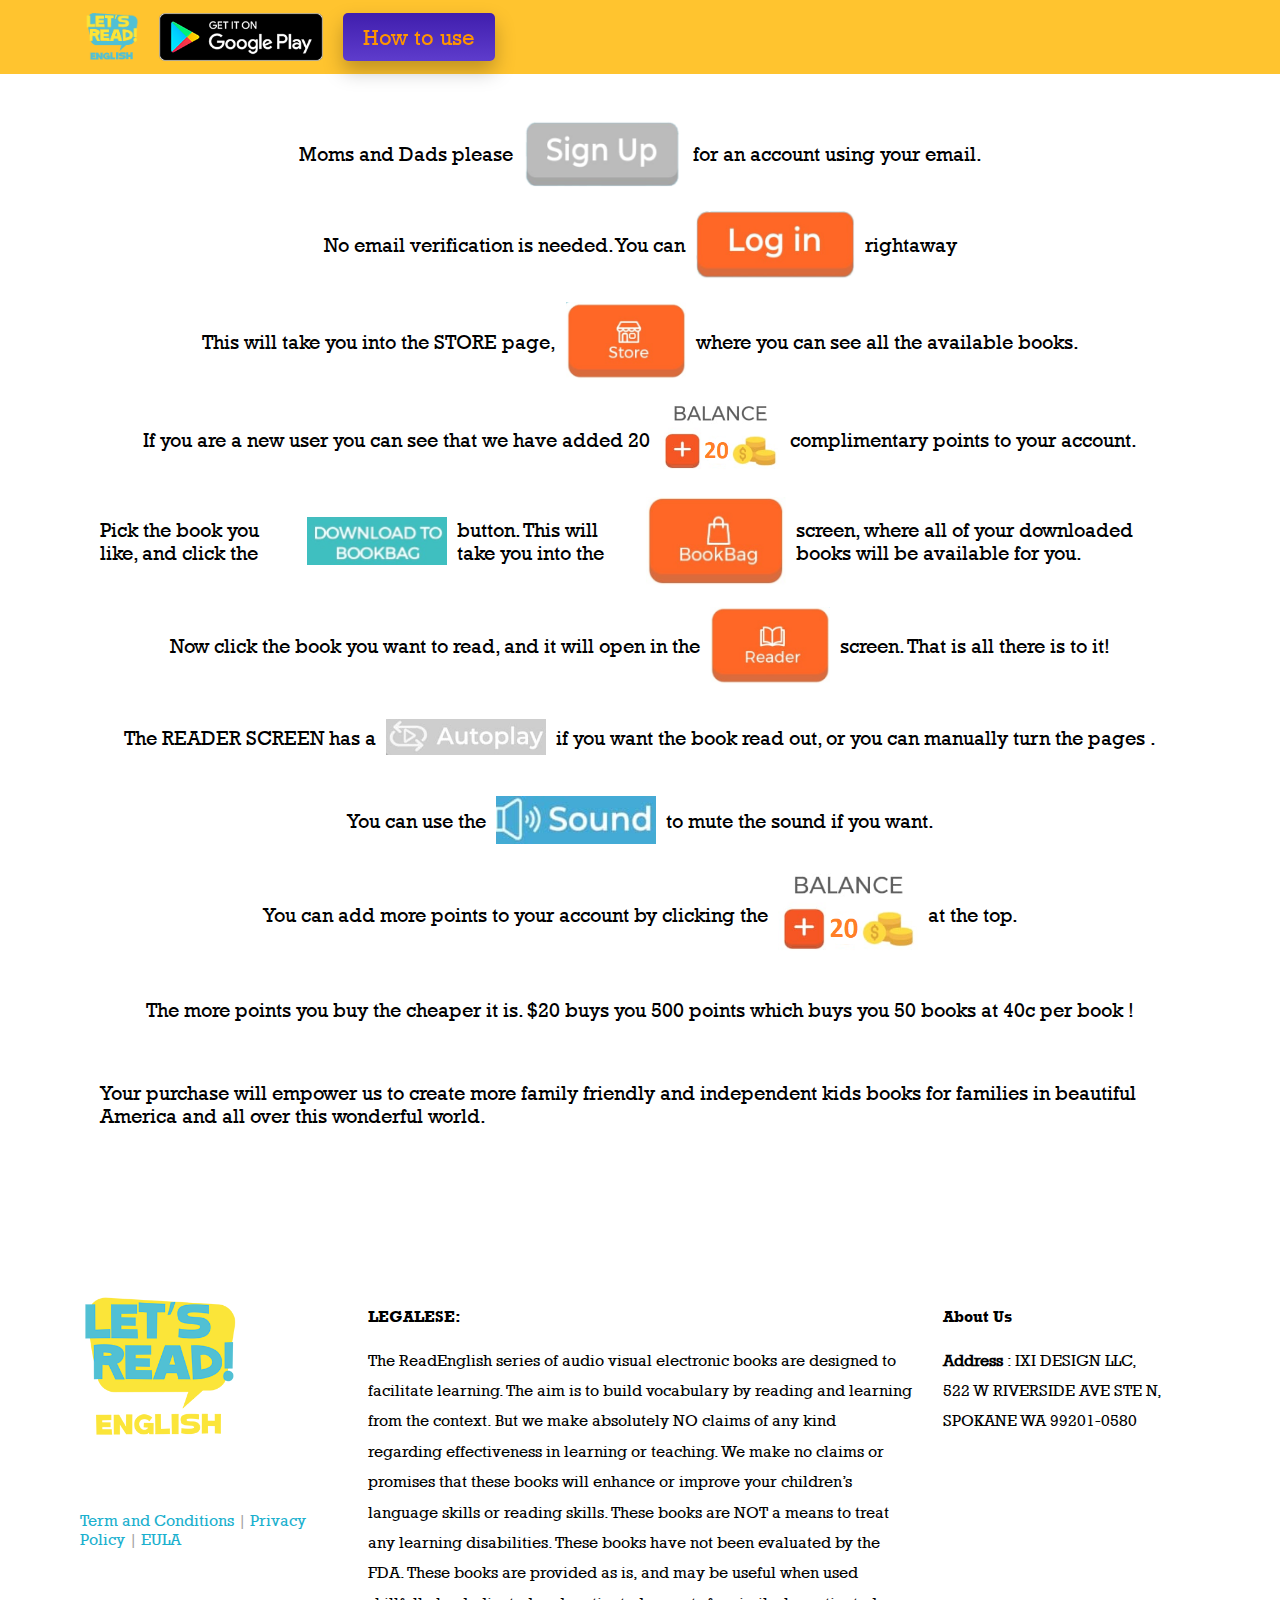
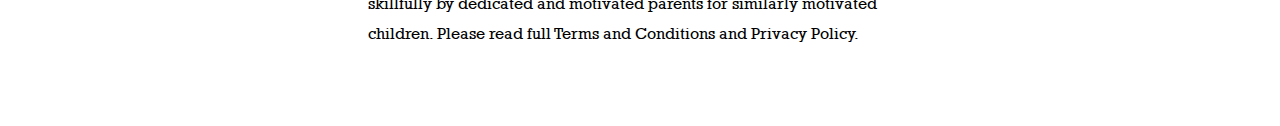
<file: how-to-use.html>
<!DOCTYPE html>
<html lang="en">

<head>
    <meta charset="UTF-8">
    <meta http-equiv="X-UA-Compatible" content="IE=edge">
    <meta name="viewport" content="width=device-width, initial-scale=1.0">
    <title>Let's Read English</title>
    <meta property="og:locale" content="en_US">
    <meta property="og:type" content="website">
    <meta property="og:title" content="Read Aloud Books for Kids">
    <meta property="og:description" content="">
    <meta property="og:url" content="">
    <meta property="og:site_name" content="Let's Read English">
    <meta property="article:modified_time" content="">
    <meta property="og:image" content="">
    <meta name="twitter:card" content="summary_large_image">
    <meta name="twitter:label1" content="Est. reading time">
    <meta name="twitter:data1" content="3 minutes">
    <meta name="title" content="Let's Read English">
    <meta name="description" content="Beautiful Read Aloud Books for Your Kids">
    <link rel="apple-touch-icon" sizes="180x180" href="./assets/favicon/apple-touch-icon.png">
    <link rel="icon" type="image/png" sizes="192x192" href="./assets/favicon/android-chrome-192x192.png">
    <link rel="icon" type="image/png" sizes="32x32" href="./assets/favicon/favicon-32x32.png">
    <link rel="icon" type="image/png" sizes="16x16" href="./assets/favicon/favicon-16x16.png">
    <link rel="stylesheet" href="./assets/css/reset.css">
    <link rel="stylesheet" href="./assets/css/base.css">
    <link rel="stylesheet" href="./assets/css/grid.css">

    <!-- load when scroll -->
    <link rel="stylesheet" href="https://unpkg.com/aos@next/dist/aos.css" />
    <!-- end load when scroll -->

    <link rel="stylesheet" href="./assets/css/style.css">
    <link rel="stylesheet" href="./assets/css/responsive.css">


    <script type="text/javascript">
        //<![CDATA[ 
        var tlJsHost = ((window.location.protocol == "https:") ? "https://secure.trust-provider.com/" : "http://www.trustlogo.com/");
        document.write(unescape("%3Cscript src='" + tlJsHost + "trustlogo/javascript/trustlogo.js' type='text/javascript'%3E%3C/script%3E"));
        //]]>
    </script>

</head>

<body>
    <div id="app">
        <div class="header">
            <div class="grid">
                <div class="row">
                    <div class="header__inner">
                        <ul>
                            <li>
                                <a href="index.html"><img src="./assets/img/mylogo-top.png" alt="logo" width="54"></a>
                            </li>
                            <li>
                                <a href="https://www.google.com">
                                    <img class="google-play" src="./assets/img/google-play-badge.png" alt="google play" width="164px">
                                </a>
                            </li>
                            <li>
                                <a class="how-to-use" href="how-to-use.html">
                                    How to use
                                </a>
                            </li>
                        </ul>
                    </div>
                </div>
            </div>
        </div>

        <div class="content-general content-how-to-use">
            <div class="grid">
                <div class="row">
                    <div class="col col-12">
                        <div class="content-text">
                            <p>Moms and Dads please</p>
                            <a href="#"><img width="160px" src="./assets/img/how-to-use/signup.png" alt="" /></a>
                            <p>for an account using your email.</p>
                        </div>
                        <div class="content-text">
                            <p>No email verification is needed. You can </p>
                            <a href="#"><img width="160px" src="./assets/img/how-to-use/login.jpg" alt="" /></a>
                            <p>rightaway</p>
                        </div>
                        <div class="content-text">
                            <p>This will take you into the STORE page, </p>
                            <a href="#"><img width="120px" src="./assets/img/how-to-use/store.png" alt="" /></a>
                            <p>where you can see all the available books. </p>
                        </div>
                        <div class="content-text">
                            <p>If you are a new user you can see that we have added 20 </p>
                            <a href="#"><img width="120px" src="./assets/img/how-to-use/20_points.png" alt="" /></a>
                            <p>complimentary points to your account. </p>
                        </div>
                        <div class="content-text">
                            <p>Pick the book you like, and click the </p>
                            <a href="#"><img width="140px" src="./assets/img/how-to-use/download.jpg" alt="" /></a>
                            <p>button. This will take you into the </p>
                            <a href="#"><img width="140px" src="./assets/img/how-to-use/bookbag.jpg" alt="" /></a>
                            <p>screen, where all of your downloaded books will be available for you. </p>
                        </div>
                        <div class="content-text">
                            <p>Now click the book you want to read, and it will open in the </p>
                            <a href="#"><img width="120px" src="./assets/img/how-to-use/reader.jpg" alt="" /></a>
                            <p>screen. That is all there is to it!</p>
                        </div>
                        <div class="content-text">
                            <p>The READER SCREEN has a </p>
                            <a href="#"><img width="160px" src="./assets/img/how-to-use/auto_play.jpg" alt="" /></a>
                            <p>if you want the book read out, or you can manually turn the pages .</p>
                        </div>
                        <div class="content-text">
                            <p>You can use the </p>
                            <a href="#"><img width="160px" src="./assets/img/how-to-use/sound_mute.jpg" alt="" /></a>
                            <p>to mute the sound if you want. </p>
                        </div>
                        <div class="content-text">
                            <p>You can add more points to your account by clicking the </p>
                            <a href="#"><img width="140px" src="./assets/img/how-to-use/20_points.png" alt="" /></a>
                            <p>at the top. </p>
                        </div>
                        <div class="content-text">
                            <p>The more points you buy the cheaper it is. $20 buys you 500 points which buys you 50 books at 40c per book ! </p>
                        </div>
                        <div class="content-text">
                            <p>Your purchase will empower us to create more family friendly and independent kids books for families in beautiful America and all over this wonderful world.</p>
                        </div>
                    </div>
                </div>
            </div>
        </div>

        <footer>
            <div class="grid">
                <div class="row">
                    <div class="col l-3 m-12 c-12">
                        <a href="index.html"><img src="./assets/img/mylogo.png" alt="logo" width="160"></a>
                        <div class="link-bottom">
                            <a href="terms.html">Term and Conditions</a> |
                            <a href="privacy.html">Privacy Policy</a> |
                            <a href="#">EULA</a>
                        </div>
                    </div>
                    <div class="col l-6 m-12 c-12">
                        <h3>LEGALESE:</h3>
                        <p>The ReadEnglish series of audio visual electronic books are designed to facilitate learning. The aim is to build vocabulary by reading and learning from the context. But we make absolutely NO claims of any kind regarding effectiveness
                            in learning or teaching. We make no claims or promises that these books will enhance or improve your children’s language skills or reading skills. These books are NOT a means to treat any learning disabilities. These books
                            have not been evaluated by the FDA. These books are provided as is, and may be useful when used skillfully by dedicated and motivated parents for similarly motivated children. Please read full Terms and Conditions and Privacy
                            Policy.
                        </p>
                    </div>
                    <div class="col l-3 m-12 c-12">
                        <h3>About Us</h3>
                        <p><strong>Address</strong> : IXI DESIGN LLC, <br>522 W RIVERSIDE AVE STE N, <br>SPOKANE WA 99201-0580</p>
                    </div>
                </div>
            </div>
        </footer>

    </div>
    <!--end app-->

</body>

</html>
</file>
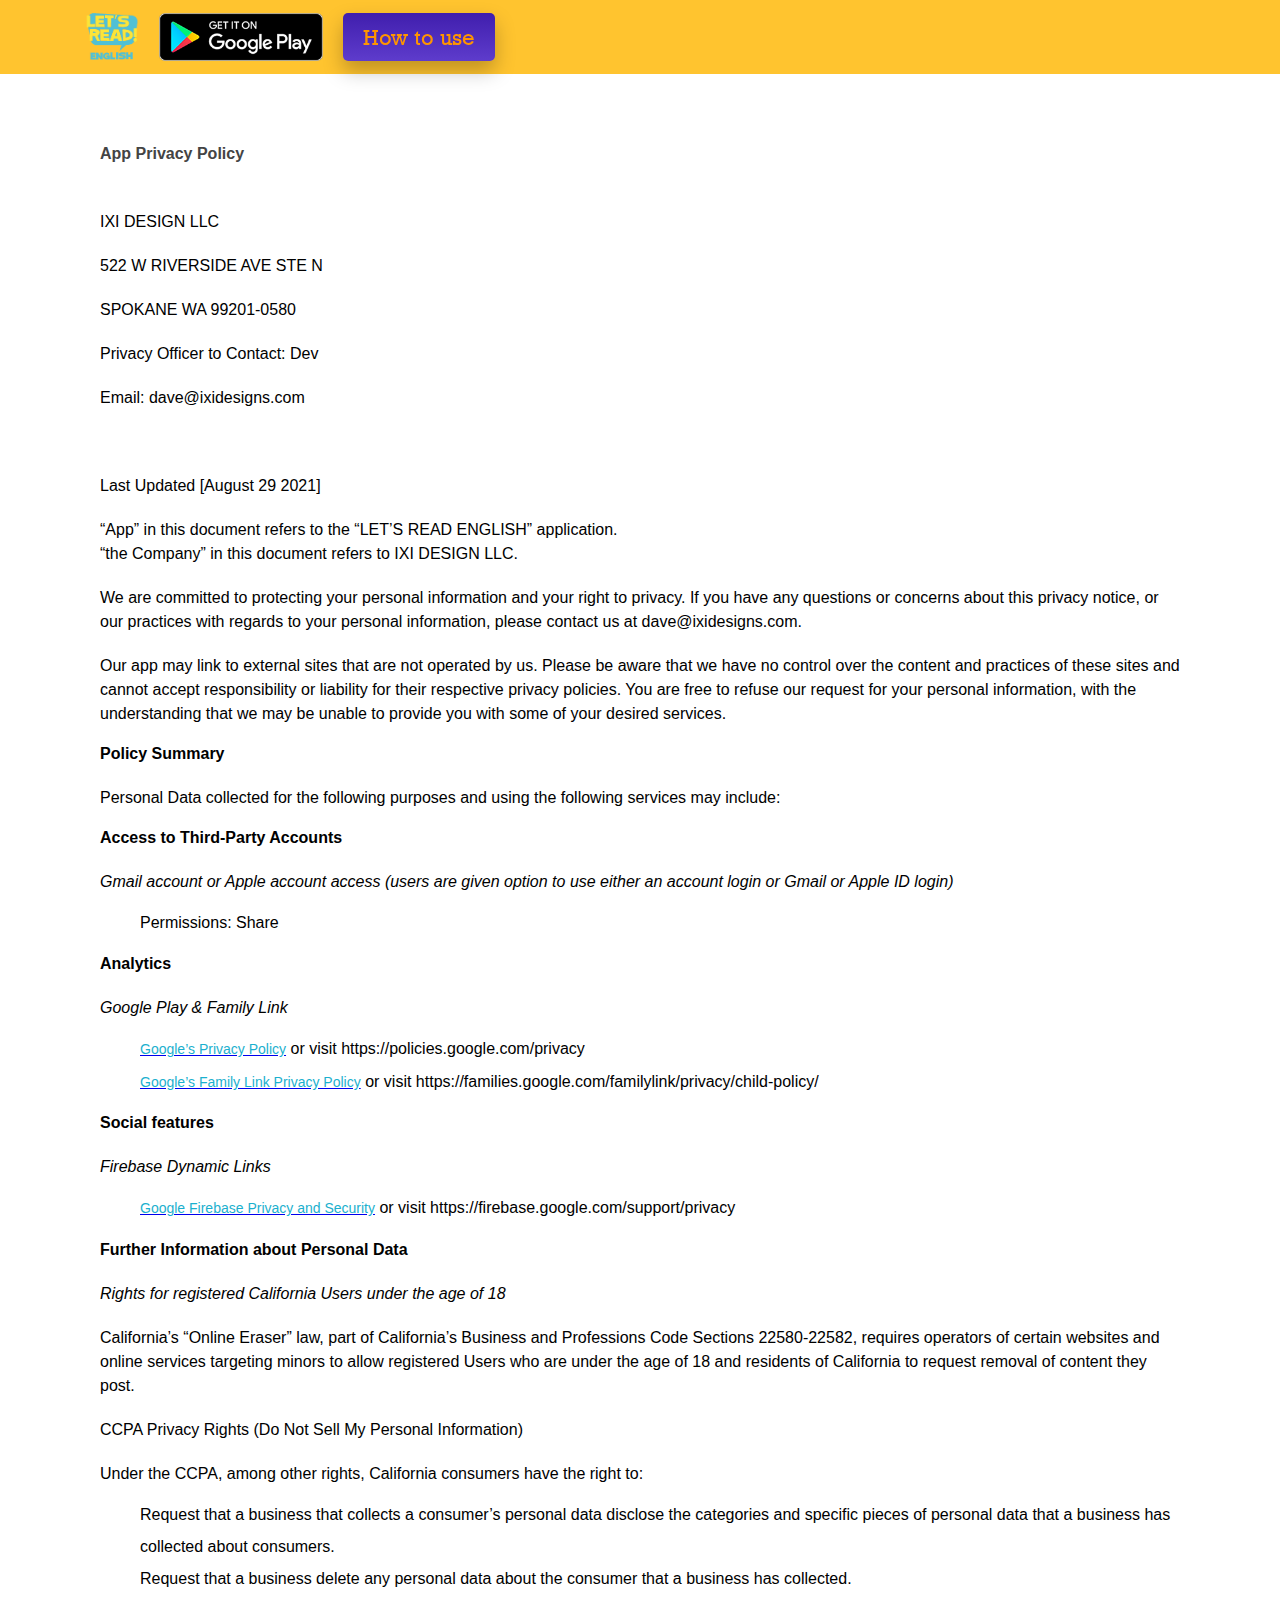
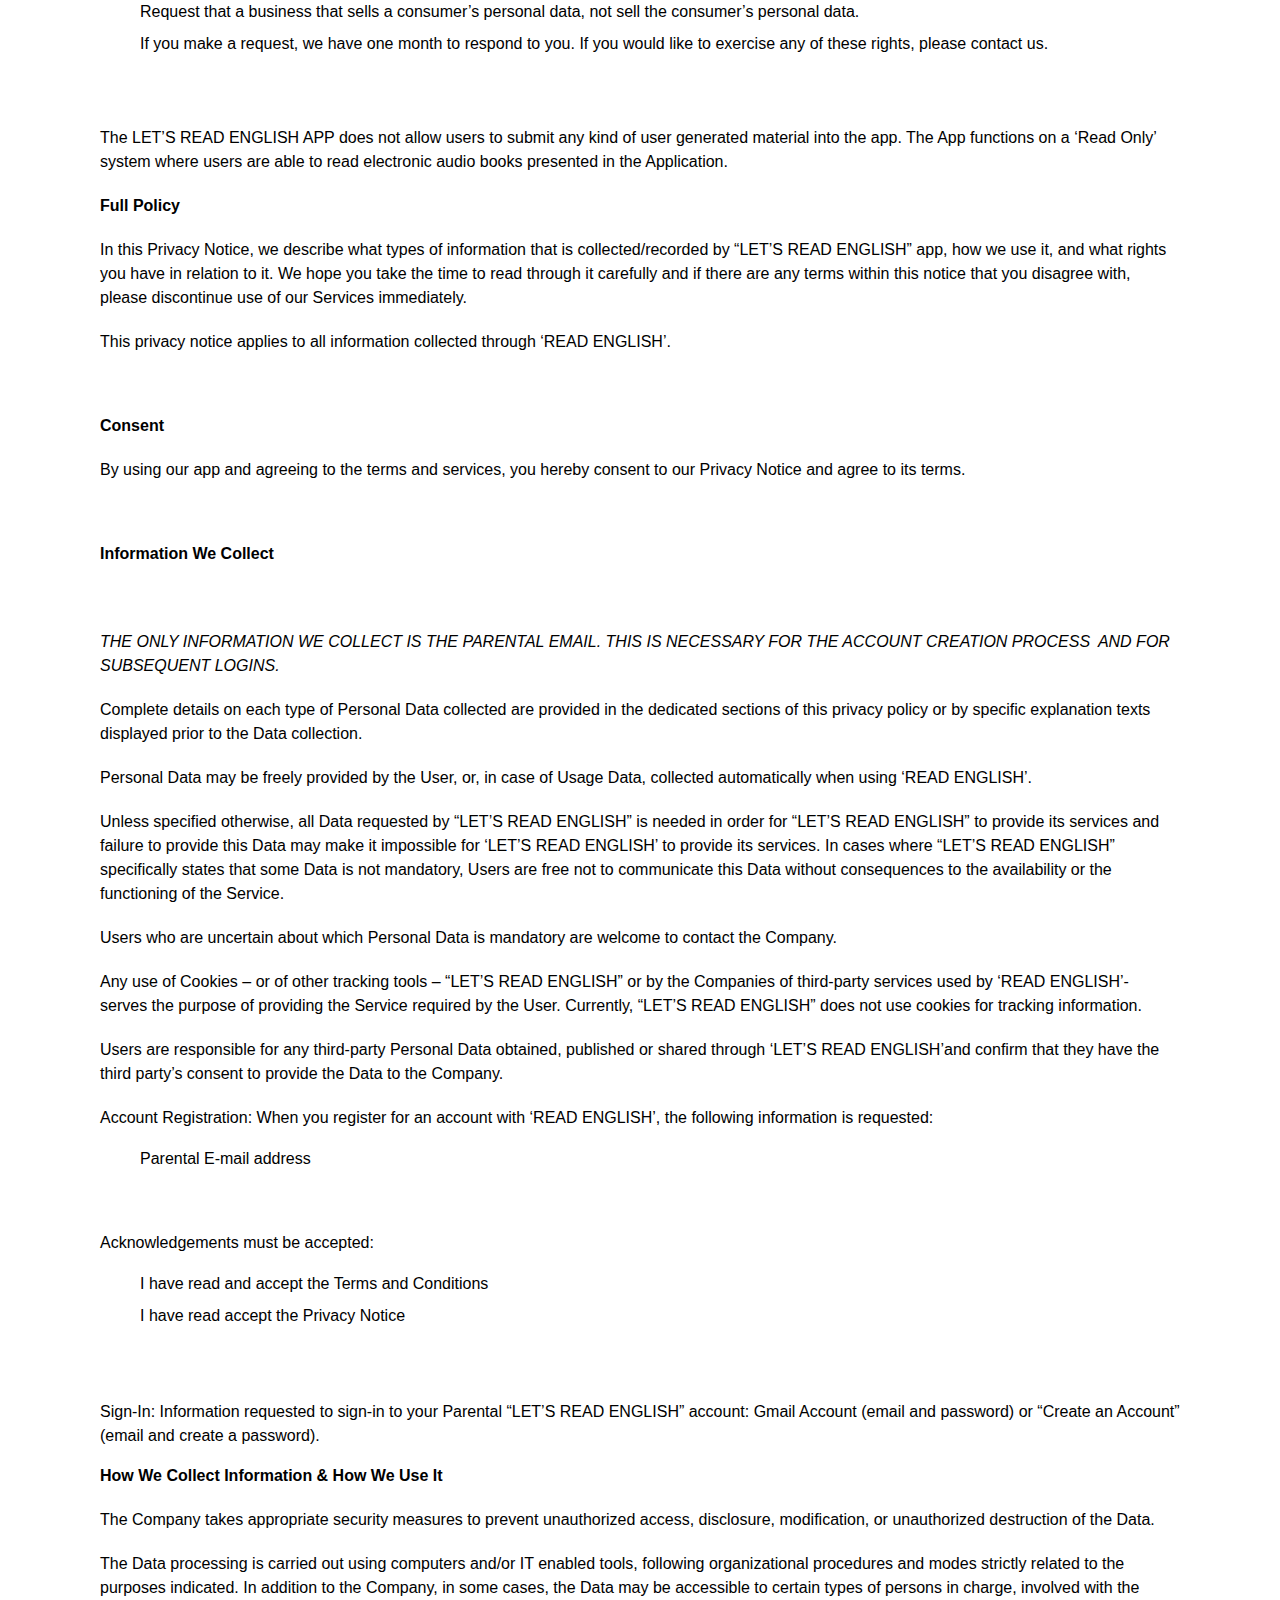
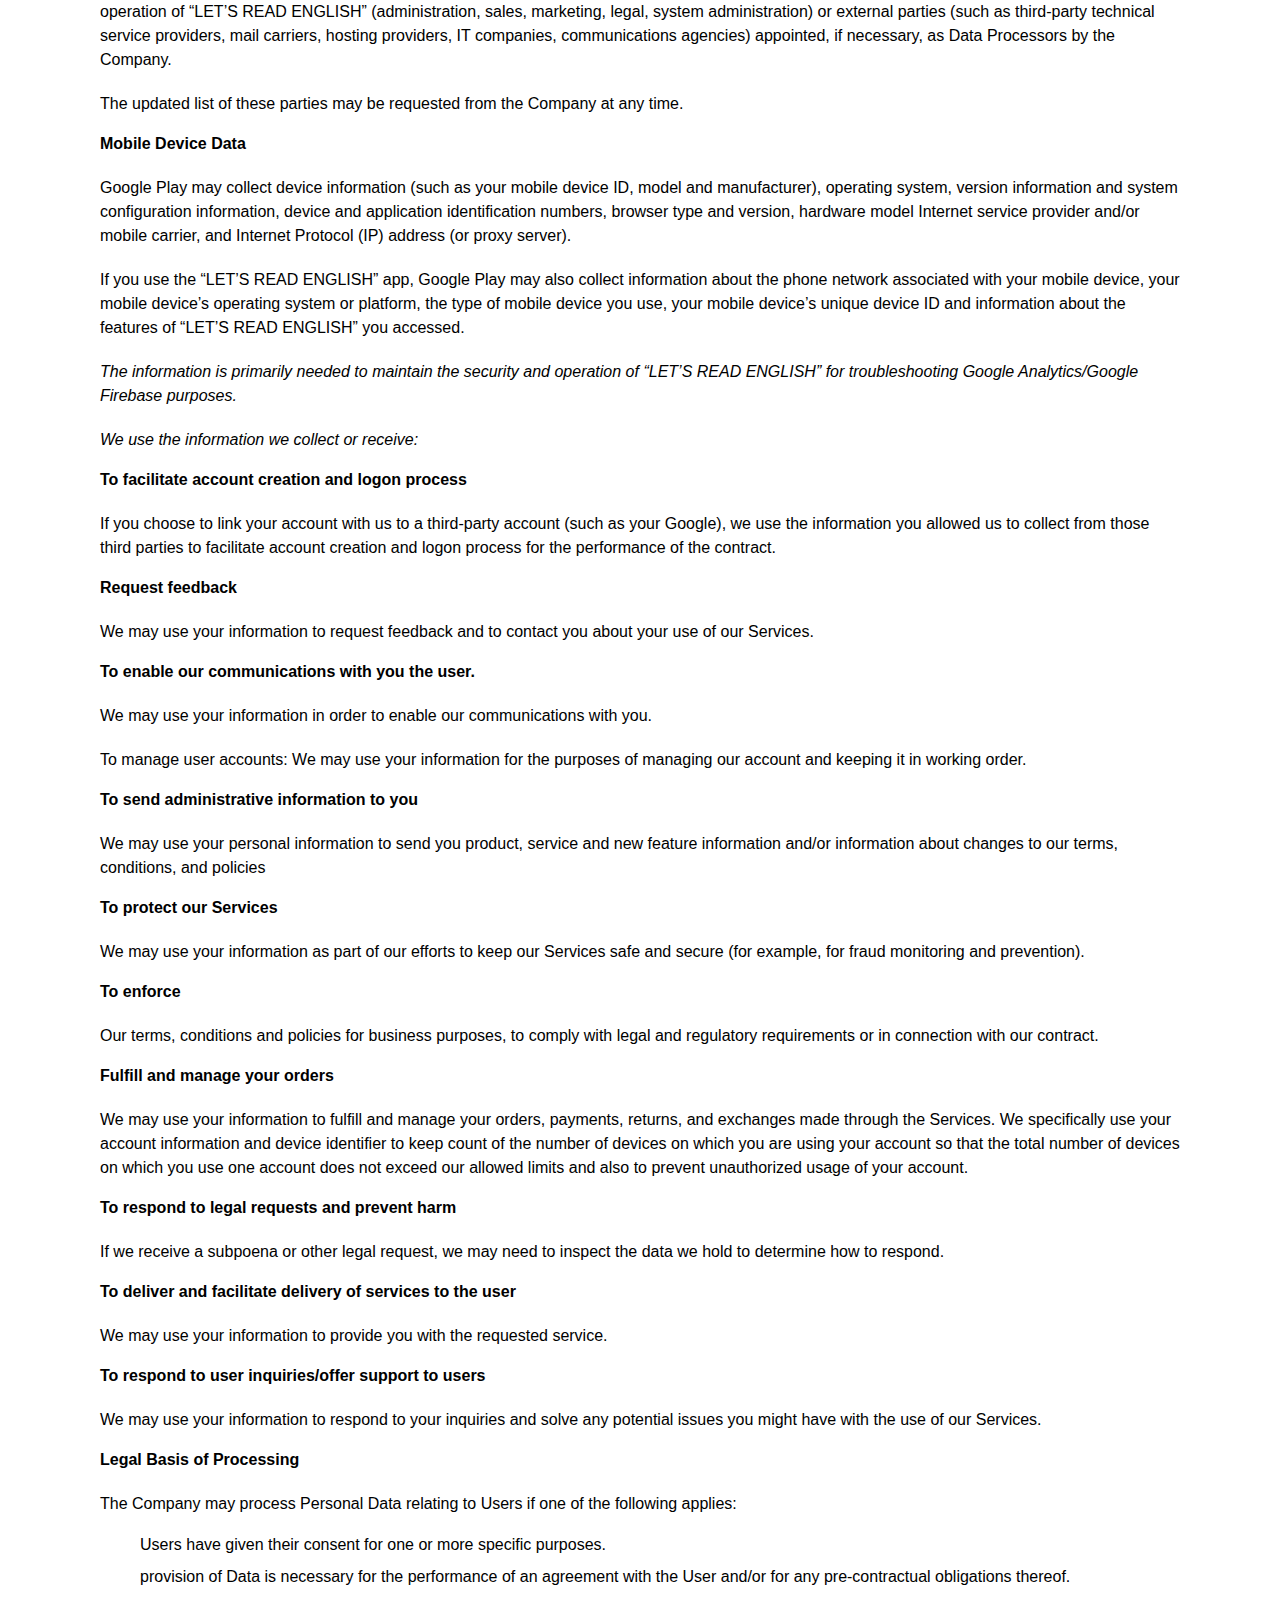
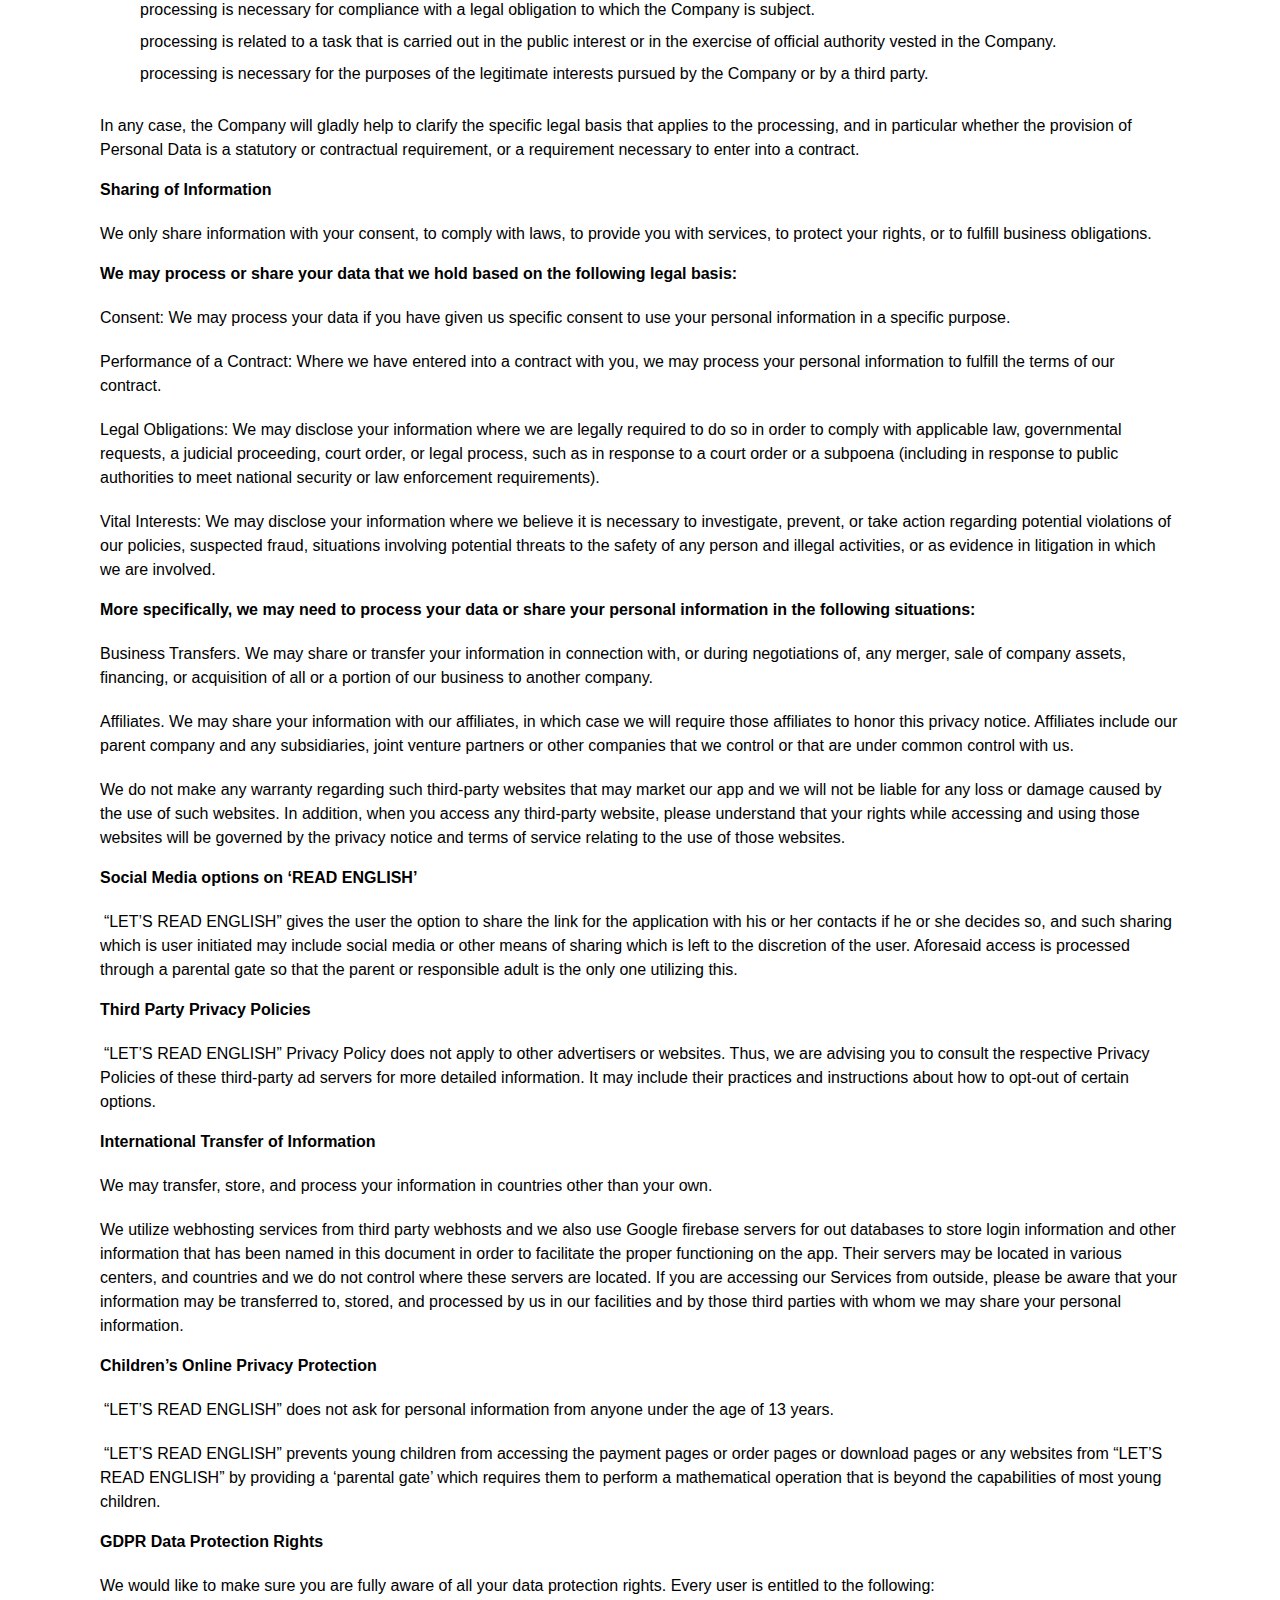
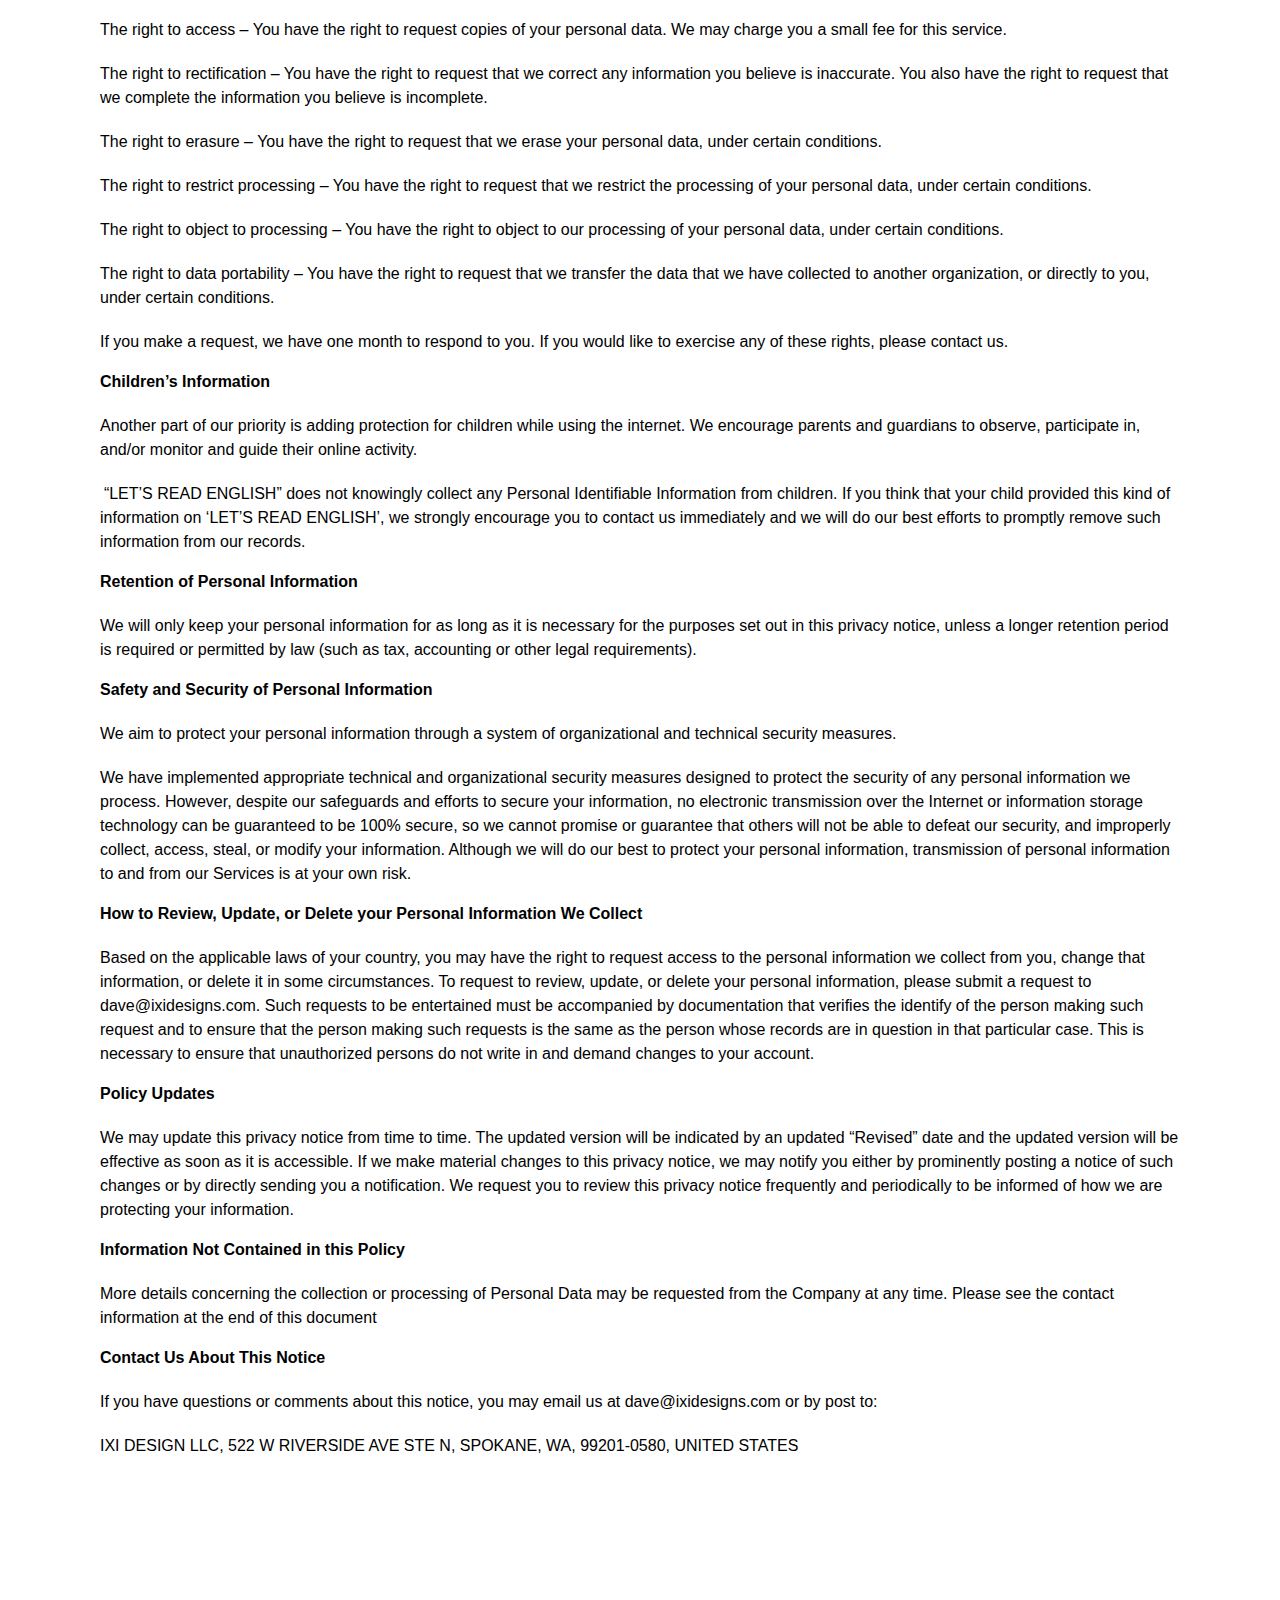
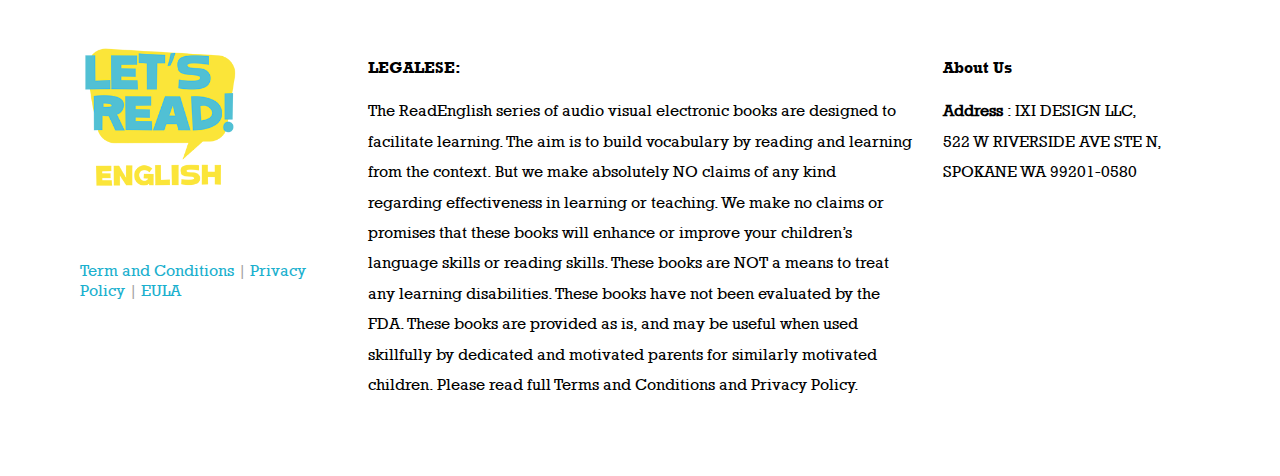
<file: privacy.html>
<!DOCTYPE html>
<html lang="en">

<head>
    <meta charset="UTF-8">
    <meta http-equiv="X-UA-Compatible" content="IE=edge">
    <meta name="viewport" content="width=device-width, initial-scale=1.0">
    <title>Let's Read English</title>
    <meta property="og:locale" content="en_US">
    <meta property="og:type" content="website">
    <meta property="og:title" content="Read Aloud Books for Kids">
    <meta property="og:description" content="">
    <meta property="og:url" content="">
    <meta property="og:site_name" content="Let's Read English">
    <meta property="article:modified_time" content="">
    <meta property="og:image" content="">
    <meta name="twitter:card" content="summary_large_image">
    <meta name="twitter:label1" content="Est. reading time">
    <meta name="twitter:data1" content="3 minutes">
    <meta name="title" content="Let's Read English">
    <meta name="description" content="Beautiful Read Aloud Books for Your Kids">
    <link rel="apple-touch-icon" sizes="180x180" href="./assets/favicon/apple-touch-icon.png">
    <link rel="icon" type="image/png" sizes="192x192" href="./assets/favicon/android-chrome-192x192.png">
    <link rel="icon" type="image/png" sizes="32x32" href="./assets/favicon/favicon-32x32.png">
    <link rel="icon" type="image/png" sizes="16x16" href="./assets/favicon/favicon-16x16.png">
    <link rel="stylesheet" href="./assets/css/reset.css">
    <link rel="stylesheet" href="./assets/css/base.css">
    <link rel="stylesheet" href="./assets/css/grid.css">

    <!-- load when scroll -->
    <link rel="stylesheet" href="https://unpkg.com/aos@next/dist/aos.css" />
    <!-- end load when scroll -->

    <link rel="stylesheet" href="./assets/css/style.css">
    <link rel="stylesheet" href="./assets/css/responsive.css">


    <script type="text/javascript">
        //<![CDATA[ 
        var tlJsHost = ((window.location.protocol == "https:") ? "https://secure.trust-provider.com/" : "http://www.trustlogo.com/");
        document.write(unescape("%3Cscript src='" + tlJsHost + "trustlogo/javascript/trustlogo.js' type='text/javascript'%3E%3C/script%3E"));
        //]]>
    </script>

</head>

<body>
    <!--[if gte mso 9]><xml>
 <o:OfficeDocumentSettings>  <o:AllowPNG/>
 </o:OfficeDocumentSettings></xml><![endif]-->
    <div class="app">
        <div class="header">
            <div class="grid">
                <div class="row">
                    <div class="header__inner">
                        <ul>
                            <li>
                                <a href="index.html"><img src="./assets/img/mylogo-top.png" alt="logo" width="54"></a>
                            </li>
                            <li>
                                <a href="https://www.google.com">
                                    <img class="google-play" src="./assets/img/google-play-badge.png" alt="google play" width="164px">
                                </a>
                            </li>
                            <li>
                                <a class="how-to-use" href="how-to-use.html">
                                        How to use
                                    </a>
                            </li>
                        </ul>
                    </div>
                </div>
            </div>
        </div>
        <div class="content-general">
            <div class="grid">
                <div class="row">
                    <div class="col col-12">
                        <p class="MsoNormal" style="margin-bottom:0in;line-height:normal;mso-outline-level:
1"><b><span style="font-size:12.0pt;font-family:&quot;Arial&quot;,sans-serif;mso-fareast-font-family:
&quot;Times New Roman&quot;;color:#444444;mso-font-kerning:18.0pt;mso-bidi-language:HI">App
Privacy
          Policy </span></b></p>
                        <p class="MsoNormal" style="margin-bottom:12.0pt;line-height:normal"><span style="font-size:12.0pt;font-family:&quot;Arial&quot;,sans-serif;mso-fareast-font-family:
&quot;Times New Roman&quot;;mso-bidi-language:HI"><br>
        IXI DESIGN LLC</span></p>
                        <p class="MsoNormal" style="margin-bottom:12.0pt;line-height:normal"><span style="font-size:12.0pt;font-family:&quot;Arial&quot;,sans-serif;mso-fareast-font-family:
&quot;Times New Roman&quot;;mso-bidi-language:HI">522 W RIVERSIDE AVE STE N</span></p>
                        <p class="MsoNormal" style="margin-bottom:12.0pt;line-height:normal"><span style="font-size:12.0pt;font-family:&quot;Arial&quot;,sans-serif;mso-fareast-font-family:
&quot;Times New Roman&quot;;mso-bidi-language:HI">SPOKANE WA 99201-0580</span></p>
                        <p class="MsoNormal" style="margin-bottom:12.0pt;line-height:normal"><span style="font-size:12.0pt;font-family:&quot;Arial&quot;,sans-serif;mso-fareast-font-family:
&quot;Times New Roman&quot;;mso-bidi-language:HI">Privacy Officer to Contact:
        Dev<span style="mso-spacerun:yes">&nbsp; </span></span>
                        </p>
                        <p class="MsoNormal" style="margin-bottom:12.0pt;line-height:normal"><span style="font-size:12.0pt;font-family:&quot;Arial&quot;,sans-serif;mso-fareast-font-family:
&quot;Times New Roman&quot;;mso-bidi-language:HI">Email: dave@ixidesigns.com</span></p>
                        <p class="MsoNormal" style="margin-bottom:12.0pt;line-height:normal"><span style="font-size:12.0pt;font-family:&quot;Arial&quot;,sans-serif;mso-fareast-font-family:
&quot;Times New Roman&quot;;mso-bidi-language:HI">&nbsp;</span></p>
                        <p class="MsoNormal" style="margin-bottom:12.0pt;line-height:normal"><span style="font-size:12.0pt;font-family:&quot;Arial&quot;,sans-serif;mso-fareast-font-family:
&quot;Times New Roman&quot;;mso-bidi-language:HI">Last Updated [August 29 2021]</span></p>
                        <p class="MsoNormal" style="margin-bottom:12.0pt;line-height:normal"><span style="font-size:12.0pt;font-family:&quot;Arial&quot;,sans-serif;mso-fareast-font-family:
&quot;Times New Roman&quot;;mso-bidi-language:HI">“App” in this document refers
        to the “LET’S
        READ ENGLISH” application.<br>
        “the Company” in this document refers to IXI DESIGN LLC.</span></p>
                        <p class="MsoNormal" style="margin-bottom:12.0pt;line-height:normal"><span style="font-size:12.0pt;font-family:&quot;Arial&quot;,sans-serif;mso-fareast-font-family:
&quot;Times New Roman&quot;;mso-bidi-language:HI">We are committed to protecting
        your
        personal information and your right to privacy. If you have any
        questions or
        concerns about this privacy notice, or our practices with regards to
        your personal
        information, please contact us at dave@ixidesigns.com.</span></p>
                        <p class="MsoNormal" style="margin-bottom:12.0pt;line-height:normal"><span style="font-size:12.0pt;font-family:&quot;Arial&quot;,sans-serif;mso-fareast-font-family:
&quot;Times New Roman&quot;;mso-bidi-language:HI">Our app may link to external
        sites that
        are not operated by us. Please be aware that we have no control over the
        content and practices of these sites and cannot accept responsibility or
        liability for their respective privacy policies. You are free to refuse
        our
        request for your personal information, with the understanding that we
        may be
        unable to provide you with some of your desired services.</span></p>
                        <p class="MsoNormal" style="margin-top:2.4pt;margin-right:0in;margin-bottom:.1in;
margin-left:0in;line-height:normal;mso-outline-level:3"><b><span style="font-size:12.0pt;font-family:&quot;Arial&quot;,sans-serif;mso-fareast-font-family:
&quot;Times New Roman&quot;;mso-bidi-language:HI">Policy Summary</span></b></p>
                        <p class="MsoNormal" style="margin-bottom:12.0pt;line-height:normal"><span style="font-size:12.0pt;font-family:&quot;Arial&quot;,sans-serif;mso-fareast-font-family:
&quot;Times New Roman&quot;;mso-bidi-language:HI">Personal Data collected for
        the following
        purposes and using the following services may include:</span></p>
                        <p class="MsoNormal" style="margin-top:2.4pt;margin-right:0in;margin-bottom:.1in;
margin-left:0in;line-height:normal;mso-outline-level:3"><b><span style="font-size:12.0pt;font-family:&quot;Arial&quot;,sans-serif;mso-fareast-font-family:
&quot;Times New Roman&quot;;mso-bidi-language:HI">Access to Third-Party Accounts</span></b></p>
                        <p class="MsoNormal" style="margin-bottom:12.0pt;line-height:normal"><i><span

          style="font-size:12.0pt;font-family:&quot;Arial&quot;,sans-serif;mso-fareast-font-family:
&quot;Times New Roman&quot;;mso-bidi-language:HI">Gmail account or Apple account
          access
          (users are given option to use either an account login or Gmail or
          Apple ID
          login)</span></i><span style="font-size:12.0pt;font-family:&quot;Arial&quot;,sans-serif;
mso-fareast-font-family:&quot;Times New Roman&quot;;mso-bidi-language:HI"></span></p>
                        <ul style="margin-top:0in" type="disc">
                            <li class="MsoNormal" style="margin-bottom:0in;line-height:22.8pt;mso-list:l1 level1 lfo1;
     tab-stops:list .5in"><span style="font-size:12.0pt;font-family:&quot;Arial&quot;,sans-serif;
     mso-fareast-font-family:&quot;Times New Roman&quot;;mso-bidi-language:HI">Permissions:
          Share</span></li>
                        </ul>
                        <p class="MsoNormal" style="margin-top:2.4pt;margin-right:0in;margin-bottom:.1in;
margin-left:0in;line-height:normal;mso-outline-level:3"><b><span style="font-size:12.0pt;font-family:&quot;Arial&quot;,sans-serif;mso-fareast-font-family:
&quot;Times New Roman&quot;;mso-bidi-language:HI">Analytics</span></b></p>
                        <p class="MsoNormal" style="margin-bottom:12.0pt;line-height:normal"><i><span

          style="font-size:12.0pt;font-family:&quot;Arial&quot;,sans-serif;mso-fareast-font-family:
&quot;Times New Roman&quot;;mso-bidi-language:HI">Google Play &amp; Family Link</span></i><span style="font-size:12.0pt;font-family:&quot;Arial&quot;,sans-serif;mso-fareast-font-family:
&quot;Times New Roman&quot;;mso-bidi-language:HI"></span></p>
                        <ul style="margin-top:0in" type="disc">
                            <li class="MsoNormal" style="margin-bottom:0in;line-height:22.8pt;mso-list:l2 level1 lfo2;
     tab-stops:list .5in"><span style="font-size:12.0pt;font-family:&quot;Arial&quot;,sans-serif;
     mso-fareast-font-family:&quot;Times New Roman&quot;;mso-bidi-language:HI"><a

            href="https://policies.google.com/privacy"><span style="color:#1BB0CE">Google’s
              Privacy Policy</span></a>&nbsp;or visit https://policies.google.com/privacy
                                </span>
                            </li>
                            <li class="MsoNormal" style="margin-bottom:0in;line-height:22.8pt;mso-list:l2 level1 lfo2;
     tab-stops:list .5in"><span style="font-size:12.0pt;font-family:&quot;Arial&quot;,sans-serif;
     mso-fareast-font-family:&quot;Times New Roman&quot;;mso-bidi-language:HI"><a

            href="https://families.google.com/familylink/privacy/child-policy/"><span

              style="color:#1BB0CE">Google’s Family Link Privacy Policy</span></a>&nbsp;or visit https://families.google.com/familylink/privacy/child-policy/</span>
                            </li>
                        </ul>
                        <p class="MsoNormal" style="margin-top:2.4pt;margin-right:0in;margin-bottom:.1in;
margin-left:0in;line-height:normal;mso-outline-level:3"><b><span style="font-size:12.0pt;font-family:&quot;Arial&quot;,sans-serif;mso-fareast-font-family:
&quot;Times New Roman&quot;;mso-bidi-language:HI">Social features</span></b></p>
                        <p class="MsoNormal" style="margin-bottom:12.0pt;line-height:normal"><i><span

          style="font-size:12.0pt;font-family:&quot;Arial&quot;,sans-serif;mso-fareast-font-family:
&quot;Times New Roman&quot;;mso-bidi-language:HI">Firebase Dynamic Links</span></i><span style="font-size:12.0pt;font-family:&quot;Arial&quot;,sans-serif;mso-fareast-font-family:
&quot;Times New Roman&quot;;mso-bidi-language:HI"></span></p>
                        <ul style="margin-top:0in" type="disc">
                            <li class="MsoNormal" style="margin-bottom:0in;line-height:22.8pt;mso-list:l6 level1 lfo3;
     tab-stops:list .5in"><span style="font-size:12.0pt;font-family:&quot;Arial&quot;,sans-serif;
     mso-fareast-font-family:&quot;Times New Roman&quot;;mso-bidi-language:HI"><a

            href="https://firebase.google.com/support/privacy"><span style="color:
     #1BB0CE">Google Firebase Privacy and Security</span></a>&nbsp;or visit https://firebase.google.com/support/privacy
                                </span>
                            </li>
                        </ul>
                        <p class="MsoNormal" style="margin-top:2.4pt;margin-right:0in;margin-bottom:.1in;
margin-left:0in;line-height:normal;mso-outline-level:3"><b><span style="font-size:12.0pt;font-family:&quot;Arial&quot;,sans-serif;mso-fareast-font-family:
&quot;Times New Roman&quot;;mso-bidi-language:HI">Further Information about
          Personal Data</span></b></p>
                        <p class="MsoNormal" style="margin-bottom:12.0pt;line-height:normal"><i><span

          style="font-size:12.0pt;font-family:&quot;Arial&quot;,sans-serif;mso-fareast-font-family:
&quot;Times New Roman&quot;;mso-bidi-language:HI">Rights for registered
          California Users
          under the age of 18</span></i><span style="font-size:12.0pt;font-family:&quot;Arial&quot;,sans-serif;
mso-fareast-font-family:&quot;Times New Roman&quot;;mso-bidi-language:HI"></span></p>
                        <p class="MsoNormal" style="margin-bottom:12.0pt;line-height:normal"><span style="font-size:12.0pt;font-family:&quot;Arial&quot;,sans-serif;mso-fareast-font-family:
&quot;Times New Roman&quot;;mso-bidi-language:HI">California’s “Online Eraser”
        law, part
        of California’s Business and Professions Code Sections 22580-22582,
        requires
        operators of certain websites and online services targeting minors to
        allow
        registered Users who are under the age of 18 and residents of California
        to
        request removal of content they post.</span></p>
                        <p class="MsoNormal" style="margin-bottom:12.0pt;line-height:normal"><span style="font-size:12.0pt;font-family:&quot;Arial&quot;,sans-serif;mso-fareast-font-family:
&quot;Times New Roman&quot;;mso-bidi-language:HI">CCPA Privacy Rights (Do Not
        Sell My
        Personal Information)</span></p>
                        <p class="MsoNormal" style="margin-bottom:12.0pt;line-height:normal"><span style="font-size:12.0pt;font-family:&quot;Arial&quot;,sans-serif;mso-fareast-font-family:
&quot;Times New Roman&quot;;mso-bidi-language:HI">Under the CCPA, among other
        rights,
        California consumers have the right to:</span></p>
                        <ol style="margin-top:0in" start="1" type="1">
                            <li class="MsoNormal" style="margin-bottom:0in;line-height:22.8pt;mso-list:l4 level1 lfo4;
     tab-stops:list .5in"><span style="font-size:12.0pt;font-family:&quot;Arial&quot;,sans-serif;
     mso-fareast-font-family:&quot;Times New Roman&quot;;mso-bidi-language:HI">Request
          that a business that collects a consumer’s personal data disclose the
          categories and specific pieces of personal data that a business has
          collected about consumers.</span></li>
                            <li class="MsoNormal" style="margin-bottom:0in;line-height:22.8pt;mso-list:l4 level1 lfo4;
     tab-stops:list .5in"><span style="font-size:12.0pt;font-family:&quot;Arial&quot;,sans-serif;
     mso-fareast-font-family:&quot;Times New Roman&quot;;mso-bidi-language:HI">Request
          that a business delete any personal data about the consumer that a
          business has collected.</span></li>
                            <li class="MsoNormal" style="margin-bottom:0in;line-height:22.8pt;mso-list:l4 level1 lfo4;
     tab-stops:list .5in"><span style="font-size:12.0pt;font-family:&quot;Arial&quot;,sans-serif;
     mso-fareast-font-family:&quot;Times New Roman&quot;;mso-bidi-language:HI">Request
          that a business that sells a consumer’s personal data, not sell the
          consumer’s personal data.</span></li>
                            <li class="MsoNormal" style="margin-bottom:0in;line-height:22.8pt;mso-list:l4 level1 lfo4;
     tab-stops:list .5in"><span style="font-size:12.0pt;font-family:&quot;Arial&quot;,sans-serif;
     mso-fareast-font-family:&quot;Times New Roman&quot;;mso-bidi-language:HI">If
          you make a request, we have one month to respond to you. If you would
          like to exercise any of these rights, please contact us.</span></li>
                        </ol>
                        <p class="MsoNormal" style="margin-top:0in;margin-right:0in;margin-bottom:0in;
margin-left:.5in;line-height:22.8pt"><span style="font-size:12.0pt;font-family:
&quot;Arial&quot;,sans-serif;mso-fareast-font-family:&quot;Times New Roman&quot;;mso-bidi-language:HI">&nbsp;</span></p>
                        <p class="MsoNormal" style="margin-bottom:12.0pt;line-height:normal"><span style="font-size:12.0pt;font-family:&quot;Arial&quot;,sans-serif;mso-fareast-font-family:
&quot;Times New Roman&quot;;mso-bidi-language:HI">The LET’S READ ENGLISH APP
        does not
        allow users to submit any kind of user generated material into the app.
        The App
        functions on a ‘Read Only’ system where users are able to read
        electronic audio
        books presented in the Application.</span></p>
                        <p class="MsoNormal" style="margin-bottom:12.0pt;line-height:normal"><b><span

          style="font-size:12.0pt;font-family:&quot;Arial&quot;,sans-serif;mso-fareast-font-family:
&quot;Times New Roman&quot;;mso-bidi-language:HI">Full Policy</span></b></p>
                        <p class="MsoNormal" style="margin-bottom:12.0pt;line-height:normal"><span style="font-size:12.0pt;font-family:&quot;Arial&quot;,sans-serif;mso-fareast-font-family:
&quot;Times New Roman&quot;;mso-bidi-language:HI">In this Privacy Notice, we
        describe
        what types of information that is collected/recorded by “LET’S READ
        ENGLISH” app,
        how we use it, and what rights you have in relation to it. We hope you
        take the
        time to read through it carefully and if there are any terms within this
        notice
        that you disagree with, please discontinue use of our Services
        immediately.</span></p>
                        <p class="MsoNormal" style="margin-bottom:12.0pt;line-height:normal"><span style="font-size:12.0pt;font-family:&quot;Arial&quot;,sans-serif;mso-fareast-font-family:
&quot;Times New Roman&quot;;mso-bidi-language:HI">This privacy notice applies to
        all
        information collected through ‘READ ENGLISH’.</span></p>
                        <p class="MsoNormal" style="margin-bottom:12.0pt;line-height:normal"><span style="font-size:12.0pt;font-family:&quot;Arial&quot;,sans-serif;mso-fareast-font-family:
&quot;Times New Roman&quot;;mso-bidi-language:HI">&nbsp;</span></p>
                        <p class="MsoNormal" style="margin-top:2.4pt;margin-right:0in;margin-bottom:4.8pt;
margin-left:0in;line-height:normal;mso-outline-level:1"><b><span style="font-size:12.0pt;font-family:&quot;Arial&quot;,sans-serif;mso-fareast-font-family:
&quot;Times New Roman&quot;;mso-font-kerning:18.0pt;mso-bidi-language:HI">Consent</span></b></p>
                        <p class="MsoNormal" style="margin-bottom:12.0pt;line-height:normal"><span style="font-size:12.0pt;font-family:&quot;Arial&quot;,sans-serif;mso-fareast-font-family:
&quot;Times New Roman&quot;;mso-bidi-language:HI">By using our app and agreeing
        to the
        terms and services, you hereby consent to our Privacy Notice and agree
        to its
        terms.</span></p>
                        <p class="MsoNormal" style="margin-bottom:12.0pt;line-height:normal"><span style="font-size:12.0pt;font-family:&quot;Arial&quot;,sans-serif;mso-fareast-font-family:
&quot;Times New Roman&quot;;mso-bidi-language:HI">&nbsp;</span></p>
                        <p class="MsoNormal" style="margin-top:2.4pt;margin-right:0in;margin-bottom:4.8pt;
margin-left:0in;line-height:normal;mso-outline-level:1"><b><span style="font-size:12.0pt;font-family:&quot;Arial&quot;,sans-serif;mso-fareast-font-family:
&quot;Times New Roman&quot;;mso-font-kerning:18.0pt;mso-bidi-language:HI">Information
          We
          Collect</span></b></p>
                        <p class="MsoNormal" style="margin-bottom:12.0pt;line-height:normal"><span style="font-size:12.0pt;font-family:&quot;Arial&quot;,sans-serif;mso-fareast-font-family:
&quot;Times New Roman&quot;;mso-bidi-language:HI">&nbsp;</span></p>
                        <p class="MsoNormal" style="margin-bottom:12.0pt;line-height:normal"><i><span

          style="font-size:12.0pt;font-family:&quot;Arial&quot;,sans-serif;mso-fareast-font-family:
&quot;Times New Roman&quot;;mso-bidi-language:HI">THE ONLY INFORMATION WE
          COLLECT IS THE
          PARENTAL EMAIL. THIS IS NECESSARY FOR THE ACCOUNT CREATION PROCESS<span

            style="mso-spacerun:yes">&nbsp; </span>AND FOR SUBSEQUENT LOGINS.</span></i></p>
                        <p class="MsoNormal" style="margin-bottom:12.0pt;line-height:normal"><span style="font-size:12.0pt;font-family:&quot;Arial&quot;,sans-serif;mso-fareast-font-family:
&quot;Times New Roman&quot;;mso-bidi-language:HI">Complete details on each type
        of
        Personal Data collected are provided in the dedicated sections of this
        privacy
        policy or by specific explanation texts displayed prior to the Data
        collection.</span></p>
                        <p class="MsoNormal" style="margin-bottom:12.0pt;line-height:normal"><span style="font-size:12.0pt;font-family:&quot;Arial&quot;,sans-serif;mso-fareast-font-family:
&quot;Times New Roman&quot;;mso-bidi-language:HI">Personal Data may be freely
        provided by
        the User, or, in case of Usage Data, collected automatically when using
        ‘READ
        ENGLISH’.</span></p>
                        <p class="MsoNormal" style="margin-bottom:12.0pt;line-height:normal"><span style="font-size:12.0pt;font-family:&quot;Arial&quot;,sans-serif;mso-fareast-font-family:
&quot;Times New Roman&quot;;mso-bidi-language:HI">Unless specified otherwise,
        all Data
        requested by “LET’S READ ENGLISH” is needed in order for “LET’S READ
        ENGLISH” to
        provide its services and failure to provide this Data may make it
        impossible
        for ‘LET’S READ ENGLISH’ to provide its services. In cases where “LET’S
        READ
        ENGLISH” specifically states that some Data is not mandatory, Users are
        free
        not to communicate this Data without consequences to the availability or
        the
        functioning of the Service.</span></p>
                        <p class="MsoNormal" style="margin-bottom:12.0pt;line-height:normal"><span style="font-size:12.0pt;font-family:&quot;Arial&quot;,sans-serif;mso-fareast-font-family:
&quot;Times New Roman&quot;;mso-bidi-language:HI">Users who are uncertain about
        which
        Personal Data is mandatory are welcome to contact the Company.</span></p>
                        <p class="MsoNormal" style="margin-bottom:12.0pt;line-height:normal"><span style="font-size:12.0pt;font-family:&quot;Arial&quot;,sans-serif;mso-fareast-font-family:
&quot;Times New Roman&quot;;mso-bidi-language:HI">Any use of Cookies – or of
        other
        tracking tools – “LET’S READ ENGLISH” or by the Companies of third-party
        services used by ‘READ ENGLISH’- serves the purpose of providing the
        Service
        required by the User. Currently, “LET’S READ ENGLISH” does not use
        cookies for
        tracking information.</span></p>
                        <p class="MsoNormal" style="margin-bottom:12.0pt;line-height:normal"><span style="font-size:12.0pt;font-family:&quot;Arial&quot;,sans-serif;mso-fareast-font-family:
&quot;Times New Roman&quot;;mso-bidi-language:HI">Users are responsible for any
        third-party Personal Data obtained, published or shared through ‘LET’S
        READ
        ENGLISH’and confirm that they have the third party’s consent to provide
        the
        Data to the Company.</span></p>
                        <p class="MsoNormal" style="margin-bottom:12.0pt;line-height:normal"><span style="font-size:12.0pt;font-family:&quot;Arial&quot;,sans-serif;mso-fareast-font-family:
&quot;Times New Roman&quot;;mso-bidi-language:HI">Account Registration: When you
        register
        for an account with ‘READ ENGLISH’, the following information is
        requested:</span></p>
                        <ul style="margin-top:0in" type="disc">
                            <li class="MsoNormal" style="margin-bottom:0in;line-height:22.8pt;mso-list:l5 level1 lfo5;
     tab-stops:list .5in"><span style="font-size:12.0pt;font-family:&quot;Arial&quot;,sans-serif;
     mso-fareast-font-family:&quot;Times New Roman&quot;;mso-bidi-language:HI">Parental
          E-mail address<br style="mso-special-character:line-break">
          <br style="mso-special-character:line-break">
        </span></li>
                        </ul>
                        <p class="MsoNormal" style="margin-bottom:12.0pt;line-height:normal"><span style="font-size:12.0pt;font-family:&quot;Arial&quot;,sans-serif;mso-fareast-font-family:
&quot;Times New Roman&quot;;mso-bidi-language:HI">Acknowledgements must be
        accepted:</span></p>
                        <ul style="margin-top:0in" type="disc">
                            <li class="MsoNormal" style="margin-bottom:0in;line-height:22.8pt;mso-list:l3 level1 lfo6;
     tab-stops:list .5in"><span style="font-size:12.0pt;font-family:&quot;Arial&quot;,sans-serif;
     mso-fareast-font-family:&quot;Times New Roman&quot;;mso-bidi-language:HI">I
          have read and accept the Terms and Conditions</span></li>
                            <li class="MsoNormal" style="margin-bottom:0in;line-height:22.8pt;mso-list:l3 level1 lfo6;
     tab-stops:list .5in"><span style="font-size:12.0pt;font-family:&quot;Arial&quot;,sans-serif;
     mso-fareast-font-family:&quot;Times New Roman&quot;;mso-bidi-language:HI">I
          have read accept the Privacy Notice</span></li>
                        </ul>
                        <p class="MsoNormal" style="margin-bottom:12.0pt;line-height:normal"><span style="font-size:12.0pt;font-family:&quot;Arial&quot;,sans-serif;mso-fareast-font-family:
&quot;Times New Roman&quot;;mso-bidi-language:HI">&nbsp;</span></p>
                        <p class="MsoNormal" style="margin-bottom:12.0pt;line-height:normal"><span style="font-size:12.0pt;font-family:&quot;Arial&quot;,sans-serif;mso-fareast-font-family:
&quot;Times New Roman&quot;;mso-bidi-language:HI">Sign-In: Information requested
        to sign-in
        to your Parental “LET’S READ ENGLISH” account: Gmail Account (email and
        password) or “Create an Account” (email and create a password).</span></p>
                        <p class="MsoNormal" style="margin-top:2.4pt;margin-right:0in;margin-bottom:4.8pt;
margin-left:0in;line-height:normal;mso-outline-level:1"><b><span style="font-size:12.0pt;font-family:&quot;Arial&quot;,sans-serif;mso-fareast-font-family:
&quot;Times New Roman&quot;;mso-font-kerning:18.0pt;mso-bidi-language:HI">How We
          Collect
          Information &amp; How We Use It</span></b></p>
                        <p class="MsoNormal" style="margin-bottom:12.0pt;line-height:normal"><span style="font-size:12.0pt;font-family:&quot;Arial&quot;,sans-serif;mso-fareast-font-family:
&quot;Times New Roman&quot;;mso-bidi-language:HI">The Company takes appropriate
        security
        measures to prevent unauthorized access, disclosure, modification, or
        unauthorized destruction of the Data.</span></p>
                        <p class="MsoNormal" style="margin-bottom:12.0pt;line-height:normal"><span style="font-size:12.0pt;font-family:&quot;Arial&quot;,sans-serif;mso-fareast-font-family:
&quot;Times New Roman&quot;;mso-bidi-language:HI">The Data processing is carried
        out
        using computers and/or IT enabled tools, following organizational
        procedures
        and modes strictly related to the purposes indicated. In addition to the
        Company, in some cases, the Data may be accessible to certain types of
        persons
        in charge, involved with the operation of “LET’S READ ENGLISH”
        (administration,
        sales, marketing, legal, system administration) or external parties
        (such as
        third-party technical service providers, mail carriers, hosting
        providers, IT
        companies, communications agencies) appointed, if necessary, as Data
        Processors
        by the Company.</span></p>
                        <p class="MsoNormal" style="margin-bottom:12.0pt;line-height:normal"><span style="font-size:12.0pt;font-family:&quot;Arial&quot;,sans-serif;mso-fareast-font-family:
&quot;Times New Roman&quot;;mso-bidi-language:HI">The updated list of these
        parties may
        be requested from the Company at any time.</span></p>
                        <p class="MsoNormal" style="margin-top:2.4pt;margin-right:0in;margin-bottom:.1in;
margin-left:0in;line-height:normal;mso-outline-level:3"><b><span style="font-size:12.0pt;font-family:&quot;Arial&quot;,sans-serif;mso-fareast-font-family:
&quot;Times New Roman&quot;;mso-bidi-language:HI">Mobile Device Data</span></b></p>
                        <p class="MsoNormal" style="margin-bottom:12.0pt;line-height:normal"><span style="font-size:12.0pt;font-family:&quot;Arial&quot;,sans-serif;mso-fareast-font-family:
&quot;Times New Roman&quot;;mso-bidi-language:HI">Google Play may collect device
        information (such as your mobile device ID, model and manufacturer),
        operating
        system, version information and system configuration information, device
        and
        application identification numbers, browser type and version, hardware
        model
        Internet service provider and/or mobile carrier, and Internet Protocol
        (IP)
        address (or proxy server).</span></p>
                        <p class="MsoNormal" style="margin-bottom:12.0pt;line-height:normal"><span style="font-size:12.0pt;font-family:&quot;Arial&quot;,sans-serif;mso-fareast-font-family:
&quot;Times New Roman&quot;;mso-bidi-language:HI">If you use the “LET’S READ
        ENGLISH” app,
        Google Play may also collect information about the phone network
        associated
        with your mobile device, your mobile device’s operating system or
        platform, the
        type of mobile device you use, your mobile device’s unique device ID and
        information about the features of “LET’S READ ENGLISH” you accessed.</span></p>
                        <p class="MsoNormal" style="margin-bottom:12.0pt;line-height:normal"><i><span

          style="font-size:12.0pt;font-family:&quot;Arial&quot;,sans-serif;mso-fareast-font-family:
&quot;Times New Roman&quot;;mso-bidi-language:HI">The information is primarily
          needed to
          maintain the security and operation of “LET’S READ ENGLISH” for
          troubleshooting
          Google Analytics/Google Firebase purposes.</span></i><span style="font-size:
12.0pt;font-family:&quot;Arial&quot;,sans-serif;mso-fareast-font-family:&quot;Times New Roman&quot;;mso-bidi-language:HI"></span></p>
                        <p class="MsoNormal" style="margin-bottom:12.0pt;line-height:normal"><i><span

          style="font-size:12.0pt;font-family:&quot;Arial&quot;,sans-serif;mso-fareast-font-family:
&quot;Times New Roman&quot;;mso-bidi-language:HI">We use the information we
          collect or
          receive:</span></i><span style="font-size:12.0pt;font-family:&quot;Arial&quot;,sans-serif;
mso-fareast-font-family:&quot;Times New Roman&quot;;mso-bidi-language:HI"></span></p>
                        <p class="MsoNormal" style="margin-top:2.4pt;margin-right:0in;margin-bottom:.1in;
margin-left:0in;line-height:normal;mso-outline-level:3"><b><span style="font-size:12.0pt;font-family:&quot;Arial&quot;,sans-serif;mso-fareast-font-family:
&quot;Times New Roman&quot;;mso-bidi-language:HI">To facilitate account creation
          and
          logon process</span></b></p>
                        <p class="MsoNormal" style="margin-bottom:12.0pt;line-height:normal"><span style="font-size:12.0pt;font-family:&quot;Arial&quot;,sans-serif;mso-fareast-font-family:
&quot;Times New Roman&quot;;mso-bidi-language:HI">If you choose to link your
        account with
        us to a third-party account (such as your Google), we use the
        information you
        allowed us to collect from those third parties to facilitate account
        creation
        and logon process for the performance of the contract.</span></p>
                        <p class="MsoNormal" style="margin-top:2.4pt;margin-right:0in;margin-bottom:.1in;
margin-left:0in;line-height:normal;mso-outline-level:3"><b><span style="font-size:12.0pt;font-family:&quot;Arial&quot;,sans-serif;mso-fareast-font-family:
&quot;Times New Roman&quot;;mso-bidi-language:HI">Request feedback</span></b></p>
                        <p class="MsoNormal" style="margin-bottom:12.0pt;line-height:normal"><span style="font-size:12.0pt;font-family:&quot;Arial&quot;,sans-serif;mso-fareast-font-family:
&quot;Times New Roman&quot;;mso-bidi-language:HI">We may use your information to
        request
        feedback and to contact you about your use of our Services.</span></p>
                        <p class="MsoNormal" style="margin-top:2.4pt;margin-right:0in;margin-bottom:.1in;
margin-left:0in;line-height:normal;mso-outline-level:3"><b><span style="font-size:12.0pt;font-family:&quot;Arial&quot;,sans-serif;mso-fareast-font-family:
&quot;Times New Roman&quot;;mso-bidi-language:HI">To enable our communications
          with you
          the user.</span></b></p>
                        <p class="MsoNormal" style="margin-bottom:12.0pt;line-height:normal"><span style="font-size:12.0pt;font-family:&quot;Arial&quot;,sans-serif;mso-fareast-font-family:
&quot;Times New Roman&quot;;mso-bidi-language:HI">We may use your information in
        order to
        enable our communications with you.</span></p>
                        <p class="MsoNormal" style="margin-bottom:12.0pt;line-height:normal"><span style="font-size:12.0pt;font-family:&quot;Arial&quot;,sans-serif;mso-fareast-font-family:
&quot;Times New Roman&quot;;mso-bidi-language:HI">To manage user accounts: We
        may use
        your information for the purposes of managing our account and keeping it
        in
        working order.</span></p>
                        <p class="MsoNormal" style="margin-top:2.4pt;margin-right:0in;margin-bottom:.1in;
margin-left:0in;line-height:normal;mso-outline-level:3"><b><span style="font-size:12.0pt;font-family:&quot;Arial&quot;,sans-serif;mso-fareast-font-family:
&quot;Times New Roman&quot;;mso-bidi-language:HI">To send administrative
          information to
          you</span></b></p>
                        <p class="MsoNormal" style="margin-bottom:12.0pt;line-height:normal"><span style="font-size:12.0pt;font-family:&quot;Arial&quot;,sans-serif;mso-fareast-font-family:
&quot;Times New Roman&quot;;mso-bidi-language:HI">We may use your personal
        information to
        send you product, service and new feature information and/or information
        about
        changes to our terms, conditions, and policies</span></p>
                        <p class="MsoNormal" style="margin-top:2.4pt;margin-right:0in;margin-bottom:.1in;
margin-left:0in;line-height:normal;mso-outline-level:3"><b><span style="font-size:12.0pt;font-family:&quot;Arial&quot;,sans-serif;mso-fareast-font-family:
&quot;Times New Roman&quot;;mso-bidi-language:HI">To protect our Services</span></b></p>
                        <p class="MsoNormal" style="margin-bottom:12.0pt;line-height:normal"><span style="font-size:12.0pt;font-family:&quot;Arial&quot;,sans-serif;mso-fareast-font-family:
&quot;Times New Roman&quot;;mso-bidi-language:HI">We may use your information as
        part of
        our efforts to keep our Services safe and secure (for example, for fraud
        monitoring and prevention).</span></p>
                        <p class="MsoNormal" style="margin-top:2.4pt;margin-right:0in;margin-bottom:.1in;
margin-left:0in;line-height:normal;mso-outline-level:3"><b><span style="font-size:12.0pt;font-family:&quot;Arial&quot;,sans-serif;mso-fareast-font-family:
&quot;Times New Roman&quot;;mso-bidi-language:HI">To enforce</span></b></p>
                        <p class="MsoNormal" style="margin-bottom:12.0pt;line-height:normal"><span style="font-size:12.0pt;font-family:&quot;Arial&quot;,sans-serif;mso-fareast-font-family:
&quot;Times New Roman&quot;;mso-bidi-language:HI">Our terms, conditions and
        policies for
        business purposes, to comply with legal and regulatory requirements or
        in
        connection with our contract.</span></p>
                        <p class="MsoNormal" style="margin-top:2.4pt;margin-right:0in;margin-bottom:.1in;
margin-left:0in;line-height:normal;mso-outline-level:3"><b><span style="font-size:12.0pt;font-family:&quot;Arial&quot;,sans-serif;mso-fareast-font-family:
&quot;Times New Roman&quot;;mso-bidi-language:HI">Fulfill and manage your orders</span></b></p>
                        <p class="MsoNormal" style="margin-bottom:12.0pt;line-height:normal"><span style="font-size:12.0pt;font-family:&quot;Arial&quot;,sans-serif;mso-fareast-font-family:
&quot;Times New Roman&quot;;mso-bidi-language:HI">We may use your information to
        fulfill
        and manage your orders, payments, returns, and exchanges made through
        the
        Services. We specifically use your account information and device
        identifier to
        keep count of the number of devices on which you are using your account
        so that
        the total number of devices on which you use one account does not exceed
        our
        allowed limits and also to prevent unauthorized usage of your account.</span></p>
                        <p class="MsoNormal" style="margin-top:2.4pt;margin-right:0in;margin-bottom:.1in;
margin-left:0in;line-height:normal;mso-outline-level:3"><b><span style="font-size:12.0pt;font-family:&quot;Arial&quot;,sans-serif;mso-fareast-font-family:
&quot;Times New Roman&quot;;mso-bidi-language:HI">To respond to legal requests
          and
          prevent harm</span></b></p>
                        <p class="MsoNormal" style="margin-bottom:12.0pt;line-height:normal"><span style="font-size:12.0pt;font-family:&quot;Arial&quot;,sans-serif;mso-fareast-font-family:
&quot;Times New Roman&quot;;mso-bidi-language:HI">If we receive a subpoena or
        other legal
        request, we may need to inspect the data we hold to determine how to
        respond.</span></p>
                        <p class="MsoNormal" style="margin-top:2.4pt;margin-right:0in;margin-bottom:.1in;
margin-left:0in;line-height:normal;mso-outline-level:3"><b><span style="font-size:12.0pt;font-family:&quot;Arial&quot;,sans-serif;mso-fareast-font-family:
&quot;Times New Roman&quot;;mso-bidi-language:HI">To deliver and facilitate
          delivery of
          services to the user</span></b></p>
                        <p class="MsoNormal" style="margin-bottom:12.0pt;line-height:normal"><span style="font-size:12.0pt;font-family:&quot;Arial&quot;,sans-serif;mso-fareast-font-family:
&quot;Times New Roman&quot;;mso-bidi-language:HI">We may use your information to
        provide
        you with the requested service.</span></p>
                        <p class="MsoNormal" style="margin-top:2.4pt;margin-right:0in;margin-bottom:.1in;
margin-left:0in;line-height:normal;mso-outline-level:3"><b><span style="font-size:12.0pt;font-family:&quot;Arial&quot;,sans-serif;mso-fareast-font-family:
&quot;Times New Roman&quot;;mso-bidi-language:HI">To respond to user
          inquiries/offer
          support to users</span></b></p>
                        <p class="MsoNormal" style="margin-bottom:12.0pt;line-height:normal"><span style="font-size:12.0pt;font-family:&quot;Arial&quot;,sans-serif;mso-fareast-font-family:
&quot;Times New Roman&quot;;mso-bidi-language:HI">We may use your information to
        respond
        to your inquiries and solve any potential issues you might have with the
        use of
        our Services.</span></p>
                        <p class="MsoNormal" style="margin-top:2.4pt;margin-right:0in;margin-bottom:.1in;
margin-left:0in;line-height:normal;mso-outline-level:3"><b><span style="font-size:12.0pt;font-family:&quot;Arial&quot;,sans-serif;mso-fareast-font-family:
&quot;Times New Roman&quot;;mso-bidi-language:HI">Legal Basis of Processing</span></b></p>
                        <p class="MsoNormal" style="margin-bottom:12.0pt;line-height:normal"><span style="font-size:12.0pt;font-family:&quot;Arial&quot;,sans-serif;mso-fareast-font-family:
&quot;Times New Roman&quot;;mso-bidi-language:HI">The Company may process
        Personal Data
        relating to Users if one of the following applies:</span></p>
                        <ol style="margin-top:0in" start="1" type="1">
                            <li class="MsoNormal" style="margin-bottom:0in;line-height:22.8pt;mso-list:l0 level1 lfo7;
     tab-stops:list .5in"><span style="font-size:12.0pt;font-family:&quot;Arial&quot;,sans-serif;
     mso-fareast-font-family:&quot;Times New Roman&quot;;mso-bidi-language:HI">Users
          have given their consent for one or more specific purposes.</span></li>
                            <li class="MsoNormal" style="margin-bottom:0in;line-height:22.8pt;mso-list:l0 level1 lfo7;
     tab-stops:list .5in"><span style="font-size:12.0pt;font-family:&quot;Arial&quot;,sans-serif;
     mso-fareast-font-family:&quot;Times New Roman&quot;;mso-bidi-language:HI">provision
          of Data is necessary for the performance of an agreement with the User
          and/or for any pre-contractual obligations thereof.</span></li>
                            <li class="MsoNormal" style="margin-bottom:0in;line-height:22.8pt;mso-list:l0 level1 lfo7;
     tab-stops:list .5in"><span style="font-size:12.0pt;font-family:&quot;Arial&quot;,sans-serif;
     mso-fareast-font-family:&quot;Times New Roman&quot;;mso-bidi-language:HI">processing
          is necessary for compliance with a legal obligation to which the
          Company is subject.</span></li>
                            <li class="MsoNormal" style="margin-bottom:0in;line-height:22.8pt;mso-list:l0 level1 lfo7;
     tab-stops:list .5in"><span style="font-size:12.0pt;font-family:&quot;Arial&quot;,sans-serif;
     mso-fareast-font-family:&quot;Times New Roman&quot;;mso-bidi-language:HI">processing
          is related to a task that is carried out in the public interest or in
          the exercise of official authority vested in the Company.</span></li>
                            <li class="MsoNormal" style="margin-bottom:0in;line-height:22.8pt;mso-list:l0 level1 lfo7;
     tab-stops:list .5in"><span style="font-size:12.0pt;font-family:&quot;Arial&quot;,sans-serif;
     mso-fareast-font-family:&quot;Times New Roman&quot;;mso-bidi-language:HI">processing
          is necessary for the purposes of the legitimate interests pursued by
          the Company or by a third party.</span></li>
                        </ol>
                        <p class="MsoNormal" style="margin-bottom:12.0pt;line-height:normal"><span style="font-size:12.0pt;font-family:&quot;Arial&quot;,sans-serif;mso-fareast-font-family:
&quot;Times New Roman&quot;;mso-bidi-language:HI">In any case, the Company will
        gladly
        help to clarify the specific legal basis that applies to the processing,
        and in
        particular whether the provision of Personal Data is a statutory or
        contractual
        requirement, or a requirement necessary to enter into a contract.</span></p>
                        <p class="MsoNormal" style="margin-top:2.4pt;margin-right:0in;margin-bottom:4.8pt;
margin-left:0in;line-height:normal;mso-outline-level:1"><b><span style="font-size:12.0pt;font-family:&quot;Arial&quot;,sans-serif;mso-fareast-font-family:
&quot;Times New Roman&quot;;mso-font-kerning:18.0pt;mso-bidi-language:HI">Sharing
          of
          Information</span></b></p>
                        <p class="MsoNormal" style="margin-bottom:12.0pt;line-height:normal"><span style="font-size:12.0pt;font-family:&quot;Arial&quot;,sans-serif;mso-fareast-font-family:
&quot;Times New Roman&quot;;mso-bidi-language:HI">We only share information with
        your
        consent, to comply with laws, to provide you with services, to protect
        your
        rights, or to fulfill business obligations.</span></p>
                        <p class="MsoNormal" style="margin-top:2.4pt;margin-right:0in;margin-bottom:13.2pt;
margin-left:0in;line-height:normal;mso-outline-level:4"><b><span style="font-size:12.0pt;font-family:&quot;Arial&quot;,sans-serif;mso-fareast-font-family:
&quot;Times New Roman&quot;;mso-bidi-language:HI">We may process or share your
          data that
          we hold based on the following legal basis:</span></b></p>
                        <p class="MsoNormal" style="margin-bottom:12.0pt;line-height:normal"><span style="font-size:12.0pt;font-family:&quot;Arial&quot;,sans-serif;mso-fareast-font-family:
&quot;Times New Roman&quot;;mso-bidi-language:HI">Consent: We may process your
        data if
        you have given us specific consent to use your personal information in a
        specific purpose.</span></p>
                        <p class="MsoNormal" style="margin-bottom:12.0pt;line-height:normal"><span style="font-size:12.0pt;font-family:&quot;Arial&quot;,sans-serif;mso-fareast-font-family:
&quot;Times New Roman&quot;;mso-bidi-language:HI">Performance of a Contract:
        Where we
        have entered into a contract with you, we may process your personal
        information
        to fulfill the terms of our contract.</span></p>
                        <p class="MsoNormal" style="margin-bottom:12.0pt;line-height:normal"><span style="font-size:12.0pt;font-family:&quot;Arial&quot;,sans-serif;mso-fareast-font-family:
&quot;Times New Roman&quot;;mso-bidi-language:HI">Legal Obligations: We may
        disclose your
        information where we are legally required to do so in order to comply
        with
        applicable law, governmental requests, a judicial proceeding, court
        order, or
        legal process, such as in response to a court order or a subpoena
        (including in
        response to public authorities to meet national security or law
        enforcement requirements).</span></p>
                        <p class="MsoNormal" style="margin-bottom:12.0pt;line-height:normal"><span style="font-size:12.0pt;font-family:&quot;Arial&quot;,sans-serif;mso-fareast-font-family:
&quot;Times New Roman&quot;;mso-bidi-language:HI">Vital Interests: We may
        disclose your
        information where we believe it is necessary to investigate, prevent, or
        take
        action regarding potential violations of our policies, suspected fraud,
        situations involving potential threats to the safety of any person and
        illegal
        activities, or as evidence in litigation in which we are involved.</span></p>
                        <p class="MsoNormal" style="margin-top:2.4pt;margin-right:0in;margin-bottom:13.2pt;
margin-left:0in;line-height:normal;mso-outline-level:4"><b><span style="font-size:12.0pt;font-family:&quot;Arial&quot;,sans-serif;mso-fareast-font-family:
&quot;Times New Roman&quot;;mso-bidi-language:HI">More specifically, we may need
          to
          process your data or share your personal information in the following
          situations:</span></b></p>
                        <p class="MsoNormal" style="margin-bottom:12.0pt;line-height:normal"><span style="font-size:12.0pt;font-family:&quot;Arial&quot;,sans-serif;mso-fareast-font-family:
&quot;Times New Roman&quot;;mso-bidi-language:HI">Business Transfers. We may
        share or
        transfer your information in connection with, or during negotiations of,
        any
        merger, sale of company assets, financing, or acquisition of all or a
        portion
        of our business to another company.</span></p>
                        <p class="MsoNormal" style="margin-bottom:12.0pt;line-height:normal"><span style="font-size:12.0pt;font-family:&quot;Arial&quot;,sans-serif;mso-fareast-font-family:
&quot;Times New Roman&quot;;mso-bidi-language:HI">Affiliates. We may share your
        information with our affiliates, in which case we will require those
        affiliates
        to honor this privacy notice. Affiliates include our parent company and
        any
        subsidiaries, joint venture partners or other companies that we control
        or that
        are under common control with us.</span></p>
                        <p class="MsoNormal" style="margin-bottom:12.0pt;line-height:normal"><span style="font-size:12.0pt;font-family:&quot;Arial&quot;,sans-serif;mso-fareast-font-family:
&quot;Times New Roman&quot;;mso-bidi-language:HI">We do not make any warranty
        regarding
        such third-party websites that may market our app and we will not be
        liable for
        any loss or damage caused by the use of such websites. In addition, when
        you
        access any third-party website, please understand that your rights while
        accessing and using those websites will be governed by the privacy
        notice and
        terms of service relating to the use of those websites.</span></p>
                        <p class="MsoNormal" style="margin-top:2.4pt;margin-right:0in;margin-bottom:4.8pt;
margin-left:0in;line-height:normal;mso-outline-level:1"><b><span style="font-size:12.0pt;font-family:&quot;Arial&quot;,sans-serif;mso-fareast-font-family:
&quot;Times New Roman&quot;;mso-font-kerning:18.0pt;mso-bidi-language:HI">Social
          Media
          options on ‘READ ENGLISH’</span></b></p>
                        <p class="MsoNormal" style="margin-bottom:12.0pt;line-height:normal"><span style="font-size:12.0pt;font-family:&quot;Arial&quot;,sans-serif;mso-fareast-font-family:
&quot;Times New Roman&quot;;mso-bidi-language:HI"><span style="mso-spacerun:yes">&nbsp;</span>“LET’S READ ENGLISH” gives the user the option to share the link for the application with his or her contacts if he or she decides so, and such sharing which
                            is user initiated may include social media or other means of sharing which is left to the discretion of the user. Aforesaid access is processed through a parental gate so that the parent or responsible adult is the only one
                            utilizing this.
                            </span>
                        </p>
                        <p class="MsoNormal" style="margin-top:2.4pt;margin-right:0in;margin-bottom:4.8pt;
margin-left:0in;line-height:normal;mso-outline-level:1"><b><span style="font-size:12.0pt;font-family:&quot;Arial&quot;,sans-serif;mso-fareast-font-family:
&quot;Times New Roman&quot;;mso-font-kerning:18.0pt;mso-bidi-language:HI">Third
          Party
          Privacy Policies</span></b></p>
                        <p class="MsoNormal" style="margin-bottom:12.0pt;line-height:normal"><span style="font-size:12.0pt;font-family:&quot;Arial&quot;,sans-serif;mso-fareast-font-family:
&quot;Times New Roman&quot;;mso-bidi-language:HI"><span style="mso-spacerun:yes">&nbsp;</span>“LET’S READ ENGLISH” Privacy Policy does not apply to other advertisers or websites. Thus, we are advising you to consult the respective Privacy Policies of
                            these third-party ad servers for more detailed information. It may include their practices and instructions about how to opt-out of certain options.</span>
                        </p>
                        <p class="MsoNormal" style="margin-top:2.4pt;margin-right:0in;margin-bottom:4.8pt;
margin-left:0in;line-height:normal;mso-outline-level:1"><b><span style="font-size:12.0pt;font-family:&quot;Arial&quot;,sans-serif;mso-fareast-font-family:
&quot;Times New Roman&quot;;mso-font-kerning:18.0pt;mso-bidi-language:HI">International
Transfer
          of Information</span></b></p>
                        <p class="MsoNormal" style="margin-bottom:12.0pt;line-height:normal"><span style="font-size:12.0pt;font-family:&quot;Arial&quot;,sans-serif;mso-fareast-font-family:
&quot;Times New Roman&quot;;mso-bidi-language:HI">We may transfer, store, and
        process
        your information in countries other than your own.</span></p>
                        <p class="MsoNormal" style="margin-bottom:12.0pt;line-height:normal"><span style="font-size:12.0pt;font-family:&quot;Arial&quot;,sans-serif;mso-fareast-font-family:
&quot;Times New Roman&quot;;mso-bidi-language:HI">We utilize webhosting services
        from
        third party webhosts and we also use Google firebase servers for out
        databases
        to store login information and other information that has been named in
        this
        document in order to facilitate the proper functioning on the app. Their
        servers may be located in various centers, and countries and we do not
        control
        where these servers are located. If you are accessing our Services from
        outside, please be aware that your information may be transferred to,
        stored,
        and processed by us in our facilities and by those third parties with
        whom we
        may share your personal information.</span></p>
                        <p class="MsoNormal" style="margin-top:2.4pt;margin-right:0in;margin-bottom:4.8pt;
margin-left:0in;line-height:normal;mso-outline-level:1"><b><span style="font-size:12.0pt;font-family:&quot;Arial&quot;,sans-serif;mso-fareast-font-family:
&quot;Times New Roman&quot;;mso-font-kerning:18.0pt;mso-bidi-language:HI">Children’s
Online
          Privacy Protection</span></b></p>
                        <p class="MsoNormal" style="margin-bottom:12.0pt;line-height:normal"><span style="font-size:12.0pt;font-family:&quot;Arial&quot;,sans-serif;mso-fareast-font-family:
&quot;Times New Roman&quot;;mso-bidi-language:HI"><span style="mso-spacerun:yes">&nbsp;</span>“LET’S READ ENGLISH” does not ask for personal information from anyone under the age of 13 years. </span>
                        </p>
                        <p class="MsoNormal" style="margin-bottom:12.0pt;line-height:normal"><span style="font-size:12.0pt;font-family:&quot;Arial&quot;,sans-serif;mso-fareast-font-family:
&quot;Times New Roman&quot;;mso-bidi-language:HI"><span style="mso-spacerun:yes">&nbsp;</span>“LET’S READ ENGLISH” prevents young children from accessing the payment pages or order pages or download pages or any websites from “LET’S READ ENGLISH” by
                            providing a ‘parental gate’ which requires them to perform a mathematical operation that is beyond the capabilities of most young children.</span>
                        </p>
                        <p class="MsoNormal" style="margin-top:2.4pt;margin-right:0in;margin-bottom:4.8pt;
margin-left:0in;line-height:normal;mso-outline-level:1"><b><span style="font-size:12.0pt;font-family:&quot;Arial&quot;,sans-serif;mso-fareast-font-family:
&quot;Times New Roman&quot;;mso-font-kerning:18.0pt;mso-bidi-language:HI">GDPR
          Data
          Protection Rights</span></b></p>
                        <p class="MsoNormal" style="margin-bottom:12.0pt;line-height:normal"><span style="font-size:12.0pt;font-family:&quot;Arial&quot;,sans-serif;mso-fareast-font-family:
&quot;Times New Roman&quot;;mso-bidi-language:HI">We would like to make sure you
        are
        fully aware of all your data protection rights. Every user is entitled
        to the
        following:</span></p>
                        <p class="MsoNormal" style="margin-bottom:12.0pt;line-height:normal"><span style="font-size:12.0pt;font-family:&quot;Arial&quot;,sans-serif;mso-fareast-font-family:
&quot;Times New Roman&quot;;mso-bidi-language:HI">The right to access – You have
        the
        right to request copies of your personal data. We may charge you a small
        fee
        for this service.</span></p>
                        <p class="MsoNormal" style="margin-bottom:12.0pt;line-height:normal"><span style="font-size:12.0pt;font-family:&quot;Arial&quot;,sans-serif;mso-fareast-font-family:
&quot;Times New Roman&quot;;mso-bidi-language:HI">The right to rectification –
        You have
        the right to request that we correct any information you believe is
        inaccurate.
        You also have the right to request that we complete the information you
        believe
        is incomplete.</span></p>
                        <p class="MsoNormal" style="margin-bottom:12.0pt;line-height:normal"><span style="font-size:12.0pt;font-family:&quot;Arial&quot;,sans-serif;mso-fareast-font-family:
&quot;Times New Roman&quot;;mso-bidi-language:HI">The right to erasure – You
        have the
        right to request that we erase your personal data, under certain
        conditions.</span></p>
                        <p class="MsoNormal" style="margin-bottom:12.0pt;line-height:normal"><span style="font-size:12.0pt;font-family:&quot;Arial&quot;,sans-serif;mso-fareast-font-family:
&quot;Times New Roman&quot;;mso-bidi-language:HI">The right to restrict
        processing – You
        have the right to request that we restrict the processing of your
        personal
        data, under certain conditions.</span></p>
                        <p class="MsoNormal" style="margin-bottom:12.0pt;line-height:normal"><span style="font-size:12.0pt;font-family:&quot;Arial&quot;,sans-serif;mso-fareast-font-family:
&quot;Times New Roman&quot;;mso-bidi-language:HI">The right to object to
        processing – You
        have the right to object to our processing of your personal data, under
        certain
        conditions.</span></p>
                        <p class="MsoNormal" style="margin-bottom:12.0pt;line-height:normal"><span style="font-size:12.0pt;font-family:&quot;Arial&quot;,sans-serif;mso-fareast-font-family:
&quot;Times New Roman&quot;;mso-bidi-language:HI">The right to data portability
        – You have
        the right to request that we transfer the data that we have collected to
        another organization, or directly to you, under certain conditions.</span></p>
                        <p class="MsoNormal" style="margin-bottom:12.0pt;line-height:normal"><span style="font-size:12.0pt;font-family:&quot;Arial&quot;,sans-serif;mso-fareast-font-family:
&quot;Times New Roman&quot;;mso-bidi-language:HI">If you make a request, we have
        one
        month to respond to you. If you would like to exercise any of these
        rights, please
        contact us.</span></p>
                        <p class="MsoNormal" style="margin-top:2.4pt;margin-right:0in;margin-bottom:4.8pt;
margin-left:0in;line-height:normal;mso-outline-level:1"><b><span style="font-size:12.0pt;font-family:&quot;Arial&quot;,sans-serif;mso-fareast-font-family:
&quot;Times New Roman&quot;;mso-font-kerning:18.0pt;mso-bidi-language:HI">Children’s
          Information</span></b></p>
                        <p class="MsoNormal" style="margin-bottom:12.0pt;line-height:normal"><span style="font-size:12.0pt;font-family:&quot;Arial&quot;,sans-serif;mso-fareast-font-family:
&quot;Times New Roman&quot;;mso-bidi-language:HI">Another part of our priority
        is adding
        protection for children while using the internet. We encourage parents
        and
        guardians to observe, participate in, and/or monitor and guide their
        online
        activity.</span></p>
                        <p class="MsoNormal" style="margin-bottom:12.0pt;line-height:normal"><span style="font-size:12.0pt;font-family:&quot;Arial&quot;,sans-serif;mso-fareast-font-family:
&quot;Times New Roman&quot;;mso-bidi-language:HI"><span style="mso-spacerun:yes">&nbsp;</span>“LET’S READ ENGLISH” does not knowingly collect any Personal Identifiable Information from children. If you think that your child provided this kind of information
                            on ‘LET’S READ ENGLISH’, we strongly encourage you to contact us immediately and we will do our best efforts to promptly remove such information from our records.
                            </span>
                        </p>
                        <p class="MsoNormal" style="margin-top:2.4pt;margin-right:0in;margin-bottom:4.8pt;
margin-left:0in;line-height:normal;mso-outline-level:1"><b><span style="font-size:12.0pt;font-family:&quot;Arial&quot;,sans-serif;mso-fareast-font-family:
&quot;Times New Roman&quot;;mso-font-kerning:18.0pt;mso-bidi-language:HI">Retention
          of
          Personal Information</span></b></p>
                        <p class="MsoNormal" style="margin-bottom:12.0pt;line-height:normal"><span style="font-size:12.0pt;font-family:&quot;Arial&quot;,sans-serif;mso-fareast-font-family:
&quot;Times New Roman&quot;;mso-bidi-language:HI">We will only keep your
        personal
        information for as long as it is necessary for the purposes set out in
        this
        privacy notice, unless a longer retention period is required or
        permitted by
        law (such as tax, accounting or other legal requirements).</span></p>
                        <p class="MsoNormal" style="margin-top:2.4pt;margin-right:0in;margin-bottom:4.8pt;
margin-left:0in;line-height:normal;mso-outline-level:1"><b><span style="font-size:12.0pt;font-family:&quot;Arial&quot;,sans-serif;mso-fareast-font-family:
&quot;Times New Roman&quot;;mso-font-kerning:18.0pt;mso-bidi-language:HI">Safety
          and
          Security of Personal Information</span></b></p>
                        <p class="MsoNormal" style="margin-bottom:12.0pt;line-height:normal"><span style="font-size:12.0pt;font-family:&quot;Arial&quot;,sans-serif;mso-fareast-font-family:
&quot;Times New Roman&quot;;mso-bidi-language:HI">We aim to protect your
        personal
        information through a system of organizational and technical security
        measures.</span></p>
                        <p class="MsoNormal" style="margin-bottom:12.0pt;line-height:normal"><span style="font-size:12.0pt;font-family:&quot;Arial&quot;,sans-serif;mso-fareast-font-family:
&quot;Times New Roman&quot;;mso-bidi-language:HI">We have implemented
        appropriate
        technical and organizational security measures designed to protect the
        security
        of any personal information we process. However, despite our safeguards
        and
        efforts to secure your information, no electronic transmission over the
        Internet or information storage technology can be guaranteed to be 100%
        secure,
        so we cannot promise or guarantee that others will not be able to defeat
        our
        security, and improperly collect, access, steal, or modify your
        information.
        Although we will do our best to protect your personal information,
        transmission
        of personal information to and from our Services is at your own risk.</span></p>
                        <p class="MsoNormal" style="margin-top:2.4pt;margin-right:0in;margin-bottom:.1in;
margin-left:0in;line-height:normal;mso-outline-level:3"><b><span style="font-size:12.0pt;font-family:&quot;Arial&quot;,sans-serif;mso-fareast-font-family:
&quot;Times New Roman&quot;;mso-bidi-language:HI">How to Review, Update, or
          Delete your
          Personal Information We Collect</span></b></p>
                        <p class="MsoNormal" style="margin-bottom:12.0pt;line-height:normal"><span style="font-size:12.0pt;font-family:&quot;Arial&quot;,sans-serif;mso-fareast-font-family:
&quot;Times New Roman&quot;;mso-bidi-language:HI">Based on the applicable laws
        of your
        country, you may have the right to request access to the personal
        information
        we collect from you, change that information, or delete it in some
        circumstances. To request to review, update, or delete your personal
        information, please submit a request to dave@ixidesigns.com. Such
        requests to
        be entertained must be accompanied by documentation that verifies the
        identify
        of the person making such request and to ensure that the person making
        such
        requests is the same as the person whose records are in question in that
        particular
        case. This is necessary to ensure that unauthorized persons do not write
        in and
        demand changes to your account.</span></p>
                        <p class="MsoNormal" style="margin-top:2.4pt;margin-right:0in;margin-bottom:4.8pt;
margin-left:0in;line-height:normal;mso-outline-level:1"><b><span style="font-size:12.0pt;font-family:&quot;Arial&quot;,sans-serif;mso-fareast-font-family:
&quot;Times New Roman&quot;;mso-font-kerning:18.0pt;mso-bidi-language:HI">Policy
          Updates</span></b></p>
                        <p class="MsoNormal" style="margin-bottom:12.0pt;line-height:normal"><span style="font-size:12.0pt;font-family:&quot;Arial&quot;,sans-serif;mso-fareast-font-family:
&quot;Times New Roman&quot;;mso-bidi-language:HI">We may update this privacy
        notice from
        time to time. The updated version will be indicated by an updated
        “Revised”
        date and the updated version will be effective as soon as it is
        accessible. If
        we make material changes to this privacy notice, we may notify you
        either by
        prominently posting a notice of such changes or by directly sending you
        a
        notification. We request you to review this privacy notice frequently
        and
        periodically to be informed of how we are protecting your information.</span></p>
                        <p class="MsoNormal" style="margin-top:2.4pt;margin-right:0in;margin-bottom:.1in;
margin-left:0in;line-height:normal;mso-outline-level:3"><b><span style="font-size:12.0pt;font-family:&quot;Arial&quot;,sans-serif;mso-fareast-font-family:
&quot;Times New Roman&quot;;mso-bidi-language:HI">Information Not Contained in
          this
          Policy</span></b></p>
                        <p class="MsoNormal" style="margin-bottom:12.0pt;line-height:normal"><span style="font-size:12.0pt;font-family:&quot;Arial&quot;,sans-serif;mso-fareast-font-family:
&quot;Times New Roman&quot;;mso-bidi-language:HI">More details concerning the
        collection
        or processing of Personal Data may be requested from the Company at any
        time.
        Please see the contact information at the end of this document</span></p>
                        <p class="MsoNormal" style="margin-top:2.4pt;margin-right:0in;margin-bottom:4.8pt;
margin-left:0in;line-height:normal;mso-outline-level:1"><b><span style="font-size:12.0pt;font-family:&quot;Arial&quot;,sans-serif;mso-fareast-font-family:
&quot;Times New Roman&quot;;mso-font-kerning:18.0pt;mso-bidi-language:HI">Contact
          Us
          About This Notice</span></b></p>
                        <p class="MsoNormal" style="margin-bottom:12.0pt;line-height:normal"><span style="font-size:12.0pt;font-family:&quot;Arial&quot;,sans-serif;mso-fareast-font-family:
&quot;Times New Roman&quot;;mso-bidi-language:HI">If you have questions or
        comments about
        this notice, you may email us at dave@ixidesigns.com or by post to:</span></p>
                        <p class="MsoNormal" style="line-height:normal"><span style="font-size:12.0pt;
font-family:&quot;Arial&quot;,sans-serif;mso-fareast-font-family:&quot;Times New Roman&quot;;mso-bidi-language:HI">IXI
        DESIGN LLC, 522 W RIVERSIDE AVE STE N, SPOKANE, WA,
        99201-0580, UNITED STATES</span></p>
                        <p class="MsoNormal"><span style="font-size:12.0pt;line-height:107%;font-family:
&quot;Arial&quot;,sans-serif">&nbsp;</span></p>
                    </div>
                </div>
            </div>
        </div>

        <!--[if gte mso 9]><xml>
 <w:WordDocument>  <w:View>Normal</w:View>
  <w:Zoom>0</w:Zoom>  <w:TrackMoves/>
  <w:TrackFormatting/>  <w:PunctuationKerning/>
  <w:ValidateAgainstSchemas/>  <w:SaveIfXMLInvalid>false</w:SaveIfXMLInvalid>
  <w:IgnoreMixedContent>false</w:IgnoreMixedContent>  <w:AlwaysShowPlaceholderText>false</w:AlwaysShowPlaceholderText>
  <w:DoNotPromoteQF/>  <w:LidThemeOther>EN-US</w:LidThemeOther>
  <w:LidThemeAsian>X-NONE</w:LidThemeAsian>  <w:LidThemeComplexScript>HI</w:LidThemeComplexScript>
  <w:Compatibility>   <w:BreakWrappedTables/>
   <w:SnapToGridInCell/>   <w:WrapTextWithPunct/>
   <w:UseAsianBreakRules/>   <w:DontGrowAutofit/>
   <w:SplitPgBreakAndParaMark/>   <w:EnableOpenTypeKerning/>
   <w:DontFlipMirrorIndents/>   <w:OverrideTableStyleHps/>
  </w:Compatibility>  <m:mathPr>
   <m:mathFont m:val="Cambria Math"/>   <m:brkBin m:val="before"/>
   <m:brkBinSub m:val="&#45;-"/>   <m:smallFrac m:val="off"/>
   <m:dispDef/>   <m:lMargin m:val="0"/>
   <m:rMargin m:val="0"/>   <m:defJc m:val="centerGroup"/>
   <m:wrapIndent m:val="1440"/>   <m:intLim m:val="subSup"/>
   <m:naryLim m:val="undOvr"/>  </m:mathPr></w:WordDocument>
</xml><![endif]-->
        <!--[if gte mso 9]><xml>
 <w:LatentStyles DefLockedState="false" DefUnhideWhenUsed="false"  DefSemiHidden="false" DefQFormat="false" DefPriority="99"
  LatentStyleCount="376">  <w:LsdException Locked="false" Priority="0" QFormat="true" Name="Normal"/>
  <w:LsdException Locked="false" Priority="9" QFormat="true" Name="heading 1"/>  <w:LsdException Locked="false" Priority="9" SemiHidden="true"
   UnhideWhenUsed="true" QFormat="true" Name="heading 2"/>  <w:LsdException Locked="false" Priority="9" SemiHidden="true"
   UnhideWhenUsed="true" QFormat="true" Name="heading 3"/>  <w:LsdException Locked="false" Priority="9" SemiHidden="true"
   UnhideWhenUsed="true" QFormat="true" Name="heading 4"/>  <w:LsdException Locked="false" Priority="9" SemiHidden="true"
   UnhideWhenUsed="true" QFormat="true" Name="heading 5"/>  <w:LsdException Locked="false" Priority="9" SemiHidden="true"
   UnhideWhenUsed="true" QFormat="true" Name="heading 6"/>  <w:LsdException Locked="false" Priority="9" SemiHidden="true"
   UnhideWhenUsed="true" QFormat="true" Name="heading 7"/>  <w:LsdException Locked="false" Priority="9" SemiHidden="true"
   UnhideWhenUsed="true" QFormat="true" Name="heading 8"/>  <w:LsdException Locked="false" Priority="9" SemiHidden="true"
   UnhideWhenUsed="true" QFormat="true" Name="heading 9"/>  <w:LsdException Locked="false" SemiHidden="true" UnhideWhenUsed="true"
   Name="index 1"/>  <w:LsdException Locked="false" SemiHidden="true" UnhideWhenUsed="true"
   Name="index 2"/>  <w:LsdException Locked="false" SemiHidden="true" UnhideWhenUsed="true"
   Name="index 3"/>  <w:LsdException Locked="false" SemiHidden="true" UnhideWhenUsed="true"
   Name="index 4"/>  <w:LsdException Locked="false" SemiHidden="true" UnhideWhenUsed="true"
   Name="index 5"/>  <w:LsdException Locked="false" SemiHidden="true" UnhideWhenUsed="true"
   Name="index 6"/>  <w:LsdException Locked="false" SemiHidden="true" UnhideWhenUsed="true"
   Name="index 7"/>  <w:LsdException Locked="false" SemiHidden="true" UnhideWhenUsed="true"
   Name="index 8"/>  <w:LsdException Locked="false" SemiHidden="true" UnhideWhenUsed="true"
   Name="index 9"/>  <w:LsdException Locked="false" Priority="39" SemiHidden="true"
   UnhideWhenUsed="true" Name="toc 1"/>  <w:LsdException Locked="false" Priority="39" SemiHidden="true"
   UnhideWhenUsed="true" Name="toc 2"/>  <w:LsdException Locked="false" Priority="39" SemiHidden="true"
   UnhideWhenUsed="true" Name="toc 3"/>  <w:LsdException Locked="false" Priority="39" SemiHidden="true"
   UnhideWhenUsed="true" Name="toc 4"/>  <w:LsdException Locked="false" Priority="39" SemiHidden="true"
   UnhideWhenUsed="true" Name="toc 5"/>  <w:LsdException Locked="false" Priority="39" SemiHidden="true"
   UnhideWhenUsed="true" Name="toc 6"/>  <w:LsdException Locked="false" Priority="39" SemiHidden="true"
   UnhideWhenUsed="true" Name="toc 7"/>  <w:LsdException Locked="false" Priority="39" SemiHidden="true"
   UnhideWhenUsed="true" Name="toc 8"/>  <w:LsdException Locked="false" Priority="39" SemiHidden="true"
   UnhideWhenUsed="true" Name="toc 9"/>  <w:LsdException Locked="false" SemiHidden="true" UnhideWhenUsed="true"
   Name="Normal Indent"/>  <w:LsdException Locked="false" SemiHidden="true" UnhideWhenUsed="true"
   Name="footnote text"/>  <w:LsdException Locked="false" SemiHidden="true" UnhideWhenUsed="true"
   Name="annotation text"/>  <w:LsdException Locked="false" SemiHidden="true" UnhideWhenUsed="true"
   Name="header"/>  <w:LsdException Locked="false" SemiHidden="true" UnhideWhenUsed="true"
   Name="footer"/>  <w:LsdException Locked="false" SemiHidden="true" UnhideWhenUsed="true"
   Name="index heading"/>  <w:LsdException Locked="false" Priority="35" SemiHidden="true"
   UnhideWhenUsed="true" QFormat="true" Name="caption"/>  <w:LsdException Locked="false" SemiHidden="true" UnhideWhenUsed="true"
   Name="table of figures"/>  <w:LsdException Locked="false" SemiHidden="true" UnhideWhenUsed="true"
   Name="envelope address"/>  <w:LsdException Locked="false" SemiHidden="true" UnhideWhenUsed="true"
   Name="envelope return"/>  <w:LsdException Locked="false" SemiHidden="true" UnhideWhenUsed="true"
   Name="footnote reference"/>  <w:LsdException Locked="false" SemiHidden="true" UnhideWhenUsed="true"
   Name="annotation reference"/>  <w:LsdException Locked="false" SemiHidden="true" UnhideWhenUsed="true"
   Name="line number"/>  <w:LsdException Locked="false" SemiHidden="true" UnhideWhenUsed="true"
   Name="page number"/>  <w:LsdException Locked="false" SemiHidden="true" UnhideWhenUsed="true"
   Name="endnote reference"/>  <w:LsdException Locked="false" SemiHidden="true" UnhideWhenUsed="true"
   Name="endnote text"/>  <w:LsdException Locked="false" SemiHidden="true" UnhideWhenUsed="true"
   Name="table of authorities"/>  <w:LsdException Locked="false" SemiHidden="true" UnhideWhenUsed="true"
   Name="macro"/>  <w:LsdException Locked="false" SemiHidden="true" UnhideWhenUsed="true"
   Name="toa heading"/>  <w:LsdException Locked="false" SemiHidden="true" UnhideWhenUsed="true"
   Name="List"/>  <w:LsdException Locked="false" SemiHidden="true" UnhideWhenUsed="true"
   Name="List Bullet"/>  <w:LsdException Locked="false" SemiHidden="true" UnhideWhenUsed="true"
   Name="List Number"/>  <w:LsdException Locked="false" SemiHidden="true" UnhideWhenUsed="true"
   Name="List 2"/>  <w:LsdException Locked="false" SemiHidden="true" UnhideWhenUsed="true"
   Name="List 3"/>  <w:LsdException Locked="false" SemiHidden="true" UnhideWhenUsed="true"
   Name="List 4"/>  <w:LsdException Locked="false" SemiHidden="true" UnhideWhenUsed="true"
   Name="List 5"/>  <w:LsdException Locked="false" SemiHidden="true" UnhideWhenUsed="true"
   Name="List Bullet 2"/>  <w:LsdException Locked="false" SemiHidden="true" UnhideWhenUsed="true"
   Name="List Bullet 3"/>  <w:LsdException Locked="false" SemiHidden="true" UnhideWhenUsed="true"
   Name="List Bullet 4"/>  <w:LsdException Locked="false" SemiHidden="true" UnhideWhenUsed="true"
   Name="List Bullet 5"/>  <w:LsdException Locked="false" SemiHidden="true" UnhideWhenUsed="true"
   Name="List Number 2"/>  <w:LsdException Locked="false" SemiHidden="true" UnhideWhenUsed="true"
   Name="List Number 3"/>  <w:LsdException Locked="false" SemiHidden="true" UnhideWhenUsed="true"
   Name="List Number 4"/>  <w:LsdException Locked="false" SemiHidden="true" UnhideWhenUsed="true"
   Name="List Number 5"/>  <w:LsdException Locked="false" Priority="10" QFormat="true" Name="Title"/>
  <w:LsdException Locked="false" SemiHidden="true" UnhideWhenUsed="true"   Name="Closing"/>
  <w:LsdException Locked="false" SemiHidden="true" UnhideWhenUsed="true"   Name="Signature"/>
  <w:LsdException Locked="false" Priority="1" SemiHidden="true"   UnhideWhenUsed="true" Name="Default Paragraph Font"/>
  <w:LsdException Locked="false" SemiHidden="true" UnhideWhenUsed="true"   Name="Body Text"/>
  <w:LsdException Locked="false" SemiHidden="true" UnhideWhenUsed="true"   Name="Body Text Indent"/>
  <w:LsdException Locked="false" SemiHidden="true" UnhideWhenUsed="true"   Name="List Continue"/>
  <w:LsdException Locked="false" SemiHidden="true" UnhideWhenUsed="true"   Name="List Continue 2"/>
  <w:LsdException Locked="false" SemiHidden="true" UnhideWhenUsed="true"   Name="List Continue 3"/>
  <w:LsdException Locked="false" SemiHidden="true" UnhideWhenUsed="true"   Name="List Continue 4"/>
  <w:LsdException Locked="false" SemiHidden="true" UnhideWhenUsed="true"   Name="List Continue 5"/>
  <w:LsdException Locked="false" SemiHidden="true" UnhideWhenUsed="true"   Name="Message Header"/>
  <w:LsdException Locked="false" Priority="11" QFormat="true" Name="Subtitle"/>  <w:LsdException Locked="false" SemiHidden="true" UnhideWhenUsed="true"
   Name="Salutation"/>  <w:LsdException Locked="false" SemiHidden="true" UnhideWhenUsed="true"
   Name="Date"/>  <w:LsdException Locked="false" SemiHidden="true" UnhideWhenUsed="true"
   Name="Body Text First Indent"/>  <w:LsdException Locked="false" SemiHidden="true" UnhideWhenUsed="true"
   Name="Body Text First Indent 2"/>  <w:LsdException Locked="false" SemiHidden="true" UnhideWhenUsed="true"
   Name="Note Heading"/>  <w:LsdException Locked="false" SemiHidden="true" UnhideWhenUsed="true"
   Name="Body Text 2"/>  <w:LsdException Locked="false" SemiHidden="true" UnhideWhenUsed="true"
   Name="Body Text 3"/>  <w:LsdException Locked="false" SemiHidden="true" UnhideWhenUsed="true"
   Name="Body Text Indent 2"/>  <w:LsdException Locked="false" SemiHidden="true" UnhideWhenUsed="true"
   Name="Body Text Indent 3"/>  <w:LsdException Locked="false" SemiHidden="true" UnhideWhenUsed="true"
   Name="Block Text"/>  <w:LsdException Locked="false" SemiHidden="true" UnhideWhenUsed="true"
   Name="Hyperlink"/>  <w:LsdException Locked="false" SemiHidden="true" UnhideWhenUsed="true"
   Name="FollowedHyperlink"/>  <w:LsdException Locked="false" Priority="22" QFormat="true" Name="Strong"/>
  <w:LsdException Locked="false" Priority="20" QFormat="true" Name="Emphasis"/>  <w:LsdException Locked="false" SemiHidden="true" UnhideWhenUsed="true"
   Name="Document Map"/>  <w:LsdException Locked="false" SemiHidden="true" UnhideWhenUsed="true"
   Name="Plain Text"/>  <w:LsdException Locked="false" SemiHidden="true" UnhideWhenUsed="true"
   Name="E-mail Signature"/>  <w:LsdException Locked="false" SemiHidden="true" UnhideWhenUsed="true"
   Name="HTML Top of Form"/>  <w:LsdException Locked="false" SemiHidden="true" UnhideWhenUsed="true"
   Name="HTML Bottom of Form"/>  <w:LsdException Locked="false" SemiHidden="true" UnhideWhenUsed="true"
   Name="Normal (Web)"/>  <w:LsdException Locked="false" SemiHidden="true" UnhideWhenUsed="true"
   Name="HTML Acronym"/>  <w:LsdException Locked="false" SemiHidden="true" UnhideWhenUsed="true"
   Name="HTML Address"/>  <w:LsdException Locked="false" SemiHidden="true" UnhideWhenUsed="true"
   Name="HTML Cite"/>  <w:LsdException Locked="false" SemiHidden="true" UnhideWhenUsed="true"
   Name="HTML Code"/>  <w:LsdException Locked="false" SemiHidden="true" UnhideWhenUsed="true"
   Name="HTML Definition"/>  <w:LsdException Locked="false" SemiHidden="true" UnhideWhenUsed="true"
   Name="HTML Keyboard"/>  <w:LsdException Locked="false" SemiHidden="true" UnhideWhenUsed="true"
   Name="HTML Preformatted"/>  <w:LsdException Locked="false" SemiHidden="true" UnhideWhenUsed="true"
   Name="HTML Sample"/>  <w:LsdException Locked="false" SemiHidden="true" UnhideWhenUsed="true"
   Name="HTML Typewriter"/>  <w:LsdException Locked="false" SemiHidden="true" UnhideWhenUsed="true"
   Name="HTML Variable"/>  <w:LsdException Locked="false" SemiHidden="true" UnhideWhenUsed="true"
   Name="Normal Table"/>  <w:LsdException Locked="false" SemiHidden="true" UnhideWhenUsed="true"
   Name="annotation subject"/>  <w:LsdException Locked="false" SemiHidden="true" UnhideWhenUsed="true"
   Name="No List"/>  <w:LsdException Locked="false" SemiHidden="true" UnhideWhenUsed="true"
   Name="Outline List 1"/>  <w:LsdException Locked="false" SemiHidden="true" UnhideWhenUsed="true"
   Name="Outline List 2"/>  <w:LsdException Locked="false" SemiHidden="true" UnhideWhenUsed="true"
   Name="Outline List 3"/>  <w:LsdException Locked="false" SemiHidden="true" UnhideWhenUsed="true"
   Name="Table Simple 1"/>  <w:LsdException Locked="false" SemiHidden="true" UnhideWhenUsed="true"
   Name="Table Simple 2"/>  <w:LsdException Locked="false" SemiHidden="true" UnhideWhenUsed="true"
   Name="Table Simple 3"/>  <w:LsdException Locked="false" SemiHidden="true" UnhideWhenUsed="true"
   Name="Table Classic 1"/>  <w:LsdException Locked="false" SemiHidden="true" UnhideWhenUsed="true"
   Name="Table Classic 2"/>  <w:LsdException Locked="false" SemiHidden="true" UnhideWhenUsed="true"
   Name="Table Classic 3"/>  <w:LsdException Locked="false" SemiHidden="true" UnhideWhenUsed="true"
   Name="Table Classic 4"/>  <w:LsdException Locked="false" SemiHidden="true" UnhideWhenUsed="true"
   Name="Table Colorful 1"/>  <w:LsdException Locked="false" SemiHidden="true" UnhideWhenUsed="true"
   Name="Table Colorful 2"/>  <w:LsdException Locked="false" SemiHidden="true" UnhideWhenUsed="true"
   Name="Table Colorful 3"/>  <w:LsdException Locked="false" SemiHidden="true" UnhideWhenUsed="true"
   Name="Table Columns 1"/>  <w:LsdException Locked="false" SemiHidden="true" UnhideWhenUsed="true"
   Name="Table Columns 2"/>  <w:LsdException Locked="false" SemiHidden="true" UnhideWhenUsed="true"
   Name="Table Columns 3"/>  <w:LsdException Locked="false" SemiHidden="true" UnhideWhenUsed="true"
   Name="Table Columns 4"/>  <w:LsdException Locked="false" SemiHidden="true" UnhideWhenUsed="true"
   Name="Table Columns 5"/>  <w:LsdException Locked="false" SemiHidden="true" UnhideWhenUsed="true"
   Name="Table Grid 1"/>  <w:LsdException Locked="false" SemiHidden="true" UnhideWhenUsed="true"
   Name="Table Grid 2"/>  <w:LsdException Locked="false" SemiHidden="true" UnhideWhenUsed="true"
   Name="Table Grid 3"/>  <w:LsdException Locked="false" SemiHidden="true" UnhideWhenUsed="true"
   Name="Table Grid 4"/>  <w:LsdException Locked="false" SemiHidden="true" UnhideWhenUsed="true"
   Name="Table Grid 5"/>  <w:LsdException Locked="false" SemiHidden="true" UnhideWhenUsed="true"
   Name="Table Grid 6"/>  <w:LsdException Locked="false" SemiHidden="true" UnhideWhenUsed="true"
   Name="Table Grid 7"/>  <w:LsdException Locked="false" SemiHidden="true" UnhideWhenUsed="true"
   Name="Table Grid 8"/>  <w:LsdException Locked="false" SemiHidden="true" UnhideWhenUsed="true"
   Name="Table List 1"/>  <w:LsdException Locked="false" SemiHidden="true" UnhideWhenUsed="true"
   Name="Table List 2"/>  <w:LsdException Locked="false" SemiHidden="true" UnhideWhenUsed="true"
   Name="Table List 3"/>  <w:LsdException Locked="false" SemiHidden="true" UnhideWhenUsed="true"
   Name="Table List 4"/>  <w:LsdException Locked="false" SemiHidden="true" UnhideWhenUsed="true"
   Name="Table List 5"/>  <w:LsdException Locked="false" SemiHidden="true" UnhideWhenUsed="true"
   Name="Table List 6"/>  <w:LsdException Locked="false" SemiHidden="true" UnhideWhenUsed="true"
   Name="Table List 7"/>  <w:LsdException Locked="false" SemiHidden="true" UnhideWhenUsed="true"
   Name="Table List 8"/>  <w:LsdException Locked="false" SemiHidden="true" UnhideWhenUsed="true"
   Name="Table 3D effects 1"/>  <w:LsdException Locked="false" SemiHidden="true" UnhideWhenUsed="true"
   Name="Table 3D effects 2"/>  <w:LsdException Locked="false" SemiHidden="true" UnhideWhenUsed="true"
   Name="Table 3D effects 3"/>  <w:LsdException Locked="false" SemiHidden="true" UnhideWhenUsed="true"
   Name="Table Contemporary"/>  <w:LsdException Locked="false" SemiHidden="true" UnhideWhenUsed="true"
   Name="Table Elegant"/>  <w:LsdException Locked="false" SemiHidden="true" UnhideWhenUsed="true"
   Name="Table Professional"/>  <w:LsdException Locked="false" SemiHidden="true" UnhideWhenUsed="true"
   Name="Table Subtle 1"/>  <w:LsdException Locked="false" SemiHidden="true" UnhideWhenUsed="true"
   Name="Table Subtle 2"/>  <w:LsdException Locked="false" SemiHidden="true" UnhideWhenUsed="true"
   Name="Table Web 1"/>  <w:LsdException Locked="false" SemiHidden="true" UnhideWhenUsed="true"
   Name="Table Web 2"/>  <w:LsdException Locked="false" SemiHidden="true" UnhideWhenUsed="true"
   Name="Table Web 3"/>  <w:LsdException Locked="false" SemiHidden="true" UnhideWhenUsed="true"
   Name="Balloon Text"/>  <w:LsdException Locked="false" Priority="39" Name="Table Grid"/>
  <w:LsdException Locked="false" SemiHidden="true" UnhideWhenUsed="true"   Name="Table Theme"/>
  <w:LsdException Locked="false" SemiHidden="true" Name="Placeholder Text"/>  <w:LsdException Locked="false" Priority="1" QFormat="true" Name="No Spacing"/>
  <w:LsdException Locked="false" Priority="60" Name="Light Shading"/>  <w:LsdException Locked="false" Priority="61" Name="Light List"/>
  <w:LsdException Locked="false" Priority="62" Name="Light Grid"/>  <w:LsdException Locked="false" Priority="63" Name="Medium Shading 1"/>
  <w:LsdException Locked="false" Priority="64" Name="Medium Shading 2"/>  <w:LsdException Locked="false" Priority="65" Name="Medium List 1"/>
  <w:LsdException Locked="false" Priority="66" Name="Medium List 2"/>  <w:LsdException Locked="false" Priority="67" Name="Medium Grid 1"/>
  <w:LsdException Locked="false" Priority="68" Name="Medium Grid 2"/>  <w:LsdException Locked="false" Priority="69" Name="Medium Grid 3"/>
  <w:LsdException Locked="false" Priority="70" Name="Dark List"/>  <w:LsdException Locked="false" Priority="71" Name="Colorful Shading"/>
  <w:LsdException Locked="false" Priority="72" Name="Colorful List"/>  <w:LsdException Locked="false" Priority="73" Name="Colorful Grid"/>
  <w:LsdException Locked="false" Priority="60" Name="Light Shading Accent 1"/>  <w:LsdException Locked="false" Priority="61" Name="Light List Accent 1"/>
  <w:LsdException Locked="false" Priority="62" Name="Light Grid Accent 1"/>  <w:LsdException Locked="false" Priority="63" Name="Medium Shading 1 Accent 1"/>
  <w:LsdException Locked="false" Priority="64" Name="Medium Shading 2 Accent 1"/>  <w:LsdException Locked="false" Priority="65" Name="Medium List 1 Accent 1"/>
  <w:LsdException Locked="false" SemiHidden="true" Name="Revision"/>  <w:LsdException Locked="false" Priority="34" QFormat="true"
   Name="List Paragraph"/>  <w:LsdException Locked="false" Priority="29" QFormat="true" Name="Quote"/>
  <w:LsdException Locked="false" Priority="30" QFormat="true"   Name="Intense Quote"/>
  <w:LsdException Locked="false" Priority="66" Name="Medium List 2 Accent 1"/>  <w:LsdException Locked="false" Priority="67" Name="Medium Grid 1 Accent 1"/>
  <w:LsdException Locked="false" Priority="68" Name="Medium Grid 2 Accent 1"/>  <w:LsdException Locked="false" Priority="69" Name="Medium Grid 3 Accent 1"/>
  <w:LsdException Locked="false" Priority="70" Name="Dark List Accent 1"/>  <w:LsdException Locked="false" Priority="71" Name="Colorful Shading Accent 1"/>
  <w:LsdException Locked="false" Priority="72" Name="Colorful List Accent 1"/>  <w:LsdException Locked="false" Priority="73" Name="Colorful Grid Accent 1"/>
  <w:LsdException Locked="false" Priority="60" Name="Light Shading Accent 2"/>  <w:LsdException Locked="false" Priority="61" Name="Light List Accent 2"/>
  <w:LsdException Locked="false" Priority="62" Name="Light Grid Accent 2"/>  <w:LsdException Locked="false" Priority="63" Name="Medium Shading 1 Accent 2"/>
  <w:LsdException Locked="false" Priority="64" Name="Medium Shading 2 Accent 2"/>  <w:LsdException Locked="false" Priority="65" Name="Medium List 1 Accent 2"/>
  <w:LsdException Locked="false" Priority="66" Name="Medium List 2 Accent 2"/>  <w:LsdException Locked="false" Priority="67" Name="Medium Grid 1 Accent 2"/>
  <w:LsdException Locked="false" Priority="68" Name="Medium Grid 2 Accent 2"/>  <w:LsdException Locked="false" Priority="69" Name="Medium Grid 3 Accent 2"/>
  <w:LsdException Locked="false" Priority="70" Name="Dark List Accent 2"/>  <w:LsdException Locked="false" Priority="71" Name="Colorful Shading Accent 2"/>
  <w:LsdException Locked="false" Priority="72" Name="Colorful List Accent 2"/>  <w:LsdException Locked="false" Priority="73" Name="Colorful Grid Accent 2"/>
  <w:LsdException Locked="false" Priority="60" Name="Light Shading Accent 3"/>  <w:LsdException Locked="false" Priority="61" Name="Light List Accent 3"/>
  <w:LsdException Locked="false" Priority="62" Name="Light Grid Accent 3"/>  <w:LsdException Locked="false" Priority="63" Name="Medium Shading 1 Accent 3"/>
  <w:LsdException Locked="false" Priority="64" Name="Medium Shading 2 Accent 3"/>  <w:LsdException Locked="false" Priority="65" Name="Medium List 1 Accent 3"/>
  <w:LsdException Locked="false" Priority="66" Name="Medium List 2 Accent 3"/>  <w:LsdException Locked="false" Priority="67" Name="Medium Grid 1 Accent 3"/>
  <w:LsdException Locked="false" Priority="68" Name="Medium Grid 2 Accent 3"/>  <w:LsdException Locked="false" Priority="69" Name="Medium Grid 3 Accent 3"/>
  <w:LsdException Locked="false" Priority="70" Name="Dark List Accent 3"/>  <w:LsdException Locked="false" Priority="71" Name="Colorful Shading Accent 3"/>
  <w:LsdException Locked="false" Priority="72" Name="Colorful List Accent 3"/>  <w:LsdException Locked="false" Priority="73" Name="Colorful Grid Accent 3"/>
  <w:LsdException Locked="false" Priority="60" Name="Light Shading Accent 4"/>  <w:LsdException Locked="false" Priority="61" Name="Light List Accent 4"/>
  <w:LsdException Locked="false" Priority="62" Name="Light Grid Accent 4"/>  <w:LsdException Locked="false" Priority="63" Name="Medium Shading 1 Accent 4"/>
  <w:LsdException Locked="false" Priority="64" Name="Medium Shading 2 Accent 4"/>  <w:LsdException Locked="false" Priority="65" Name="Medium List 1 Accent 4"/>
  <w:LsdException Locked="false" Priority="66" Name="Medium List 2 Accent 4"/>  <w:LsdException Locked="false" Priority="67" Name="Medium Grid 1 Accent 4"/>
  <w:LsdException Locked="false" Priority="68" Name="Medium Grid 2 Accent 4"/>  <w:LsdException Locked="false" Priority="69" Name="Medium Grid 3 Accent 4"/>
  <w:LsdException Locked="false" Priority="70" Name="Dark List Accent 4"/>  <w:LsdException Locked="false" Priority="71" Name="Colorful Shading Accent 4"/>
  <w:LsdException Locked="false" Priority="72" Name="Colorful List Accent 4"/>  <w:LsdException Locked="false" Priority="73" Name="Colorful Grid Accent 4"/>
  <w:LsdException Locked="false" Priority="60" Name="Light Shading Accent 5"/>  <w:LsdException Locked="false" Priority="61" Name="Light List Accent 5"/>
  <w:LsdException Locked="false" Priority="62" Name="Light Grid Accent 5"/>  <w:LsdException Locked="false" Priority="63" Name="Medium Shading 1 Accent 5"/>
  <w:LsdException Locked="false" Priority="64" Name="Medium Shading 2 Accent 5"/>  <w:LsdException Locked="false" Priority="65" Name="Medium List 1 Accent 5"/>
  <w:LsdException Locked="false" Priority="66" Name="Medium List 2 Accent 5"/>  <w:LsdException Locked="false" Priority="67" Name="Medium Grid 1 Accent 5"/>
  <w:LsdException Locked="false" Priority="68" Name="Medium Grid 2 Accent 5"/>  <w:LsdException Locked="false" Priority="69" Name="Medium Grid 3 Accent 5"/>
  <w:LsdException Locked="false" Priority="70" Name="Dark List Accent 5"/>  <w:LsdException Locked="false" Priority="71" Name="Colorful Shading Accent 5"/>
  <w:LsdException Locked="false" Priority="72" Name="Colorful List Accent 5"/>  <w:LsdException Locked="false" Priority="73" Name="Colorful Grid Accent 5"/>
  <w:LsdException Locked="false" Priority="60" Name="Light Shading Accent 6"/>  <w:LsdException Locked="false" Priority="61" Name="Light List Accent 6"/>
  <w:LsdException Locked="false" Priority="62" Name="Light Grid Accent 6"/>  <w:LsdException Locked="false" Priority="63" Name="Medium Shading 1 Accent 6"/>
  <w:LsdException Locked="false" Priority="64" Name="Medium Shading 2 Accent 6"/>  <w:LsdException Locked="false" Priority="65" Name="Medium List 1 Accent 6"/>
  <w:LsdException Locked="false" Priority="66" Name="Medium List 2 Accent 6"/>  <w:LsdException Locked="false" Priority="67" Name="Medium Grid 1 Accent 6"/>
  <w:LsdException Locked="false" Priority="68" Name="Medium Grid 2 Accent 6"/>  <w:LsdException Locked="false" Priority="69" Name="Medium Grid 3 Accent 6"/>
  <w:LsdException Locked="false" Priority="70" Name="Dark List Accent 6"/>  <w:LsdException Locked="false" Priority="71" Name="Colorful Shading Accent 6"/>
  <w:LsdException Locked="false" Priority="72" Name="Colorful List Accent 6"/>  <w:LsdException Locked="false" Priority="73" Name="Colorful Grid Accent 6"/>
  <w:LsdException Locked="false" Priority="19" QFormat="true"   Name="Subtle Emphasis"/>
  <w:LsdException Locked="false" Priority="21" QFormat="true"   Name="Intense Emphasis"/>
  <w:LsdException Locked="false" Priority="31" QFormat="true"   Name="Subtle Reference"/>
  <w:LsdException Locked="false" Priority="32" QFormat="true"   Name="Intense Reference"/>
  <w:LsdException Locked="false" Priority="33" QFormat="true" Name="Book Title"/>  <w:LsdException Locked="false" Priority="37" SemiHidden="true"
   UnhideWhenUsed="true" Name="Bibliography"/>  <w:LsdException Locked="false" Priority="39" SemiHidden="true"
   UnhideWhenUsed="true" QFormat="true" Name="TOC Heading"/>  <w:LsdException Locked="false" Priority="41" Name="Plain Table 1"/>
  <w:LsdException Locked="false" Priority="42" Name="Plain Table 2"/>  <w:LsdException Locked="false" Priority="43" Name="Plain Table 3"/>
  <w:LsdException Locked="false" Priority="44" Name="Plain Table 4"/>  <w:LsdException Locked="false" Priority="45" Name="Plain Table 5"/>
  <w:LsdException Locked="false" Priority="40" Name="Grid Table Light"/>  <w:LsdException Locked="false" Priority="46" Name="Grid Table 1 Light"/>
  <w:LsdException Locked="false" Priority="47" Name="Grid Table 2"/>  <w:LsdException Locked="false" Priority="48" Name="Grid Table 3"/>
  <w:LsdException Locked="false" Priority="49" Name="Grid Table 4"/>  <w:LsdException Locked="false" Priority="50" Name="Grid Table 5 Dark"/>
  <w:LsdException Locked="false" Priority="51" Name="Grid Table 6 Colorful"/>  <w:LsdException Locked="false" Priority="52" Name="Grid Table 7 Colorful"/>
  <w:LsdException Locked="false" Priority="46"   Name="Grid Table 1 Light Accent 1"/>
  <w:LsdException Locked="false" Priority="47" Name="Grid Table 2 Accent 1"/>  <w:LsdException Locked="false" Priority="48" Name="Grid Table 3 Accent 1"/>
  <w:LsdException Locked="false" Priority="49" Name="Grid Table 4 Accent 1"/>  <w:LsdException Locked="false" Priority="50" Name="Grid Table 5 Dark Accent 1"/>
  <w:LsdException Locked="false" Priority="51"   Name="Grid Table 6 Colorful Accent 1"/>
  <w:LsdException Locked="false" Priority="52"   Name="Grid Table 7 Colorful Accent 1"/>
  <w:LsdException Locked="false" Priority="46"   Name="Grid Table 1 Light Accent 2"/>
  <w:LsdException Locked="false" Priority="47" Name="Grid Table 2 Accent 2"/>  <w:LsdException Locked="false" Priority="48" Name="Grid Table 3 Accent 2"/>
  <w:LsdException Locked="false" Priority="49" Name="Grid Table 4 Accent 2"/>  <w:LsdException Locked="false" Priority="50" Name="Grid Table 5 Dark Accent 2"/>
  <w:LsdException Locked="false" Priority="51"   Name="Grid Table 6 Colorful Accent 2"/>
  <w:LsdException Locked="false" Priority="52"   Name="Grid Table 7 Colorful Accent 2"/>
  <w:LsdException Locked="false" Priority="46"   Name="Grid Table 1 Light Accent 3"/>
  <w:LsdException Locked="false" Priority="47" Name="Grid Table 2 Accent 3"/>  <w:LsdException Locked="false" Priority="48" Name="Grid Table 3 Accent 3"/>
  <w:LsdException Locked="false" Priority="49" Name="Grid Table 4 Accent 3"/>  <w:LsdException Locked="false" Priority="50" Name="Grid Table 5 Dark Accent 3"/>
  <w:LsdException Locked="false" Priority="51"   Name="Grid Table 6 Colorful Accent 3"/>
  <w:LsdException Locked="false" Priority="52"   Name="Grid Table 7 Colorful Accent 3"/>
  <w:LsdException Locked="false" Priority="46"   Name="Grid Table 1 Light Accent 4"/>
  <w:LsdException Locked="false" Priority="47" Name="Grid Table 2 Accent 4"/>  <w:LsdException Locked="false" Priority="48" Name="Grid Table 3 Accent 4"/>
  <w:LsdException Locked="false" Priority="49" Name="Grid Table 4 Accent 4"/>  <w:LsdException Locked="false" Priority="50" Name="Grid Table 5 Dark Accent 4"/>
  <w:LsdException Locked="false" Priority="51"   Name="Grid Table 6 Colorful Accent 4"/>
  <w:LsdException Locked="false" Priority="52"   Name="Grid Table 7 Colorful Accent 4"/>
  <w:LsdException Locked="false" Priority="46"   Name="Grid Table 1 Light Accent 5"/>
  <w:LsdException Locked="false" Priority="47" Name="Grid Table 2 Accent 5"/>  <w:LsdException Locked="false" Priority="48" Name="Grid Table 3 Accent 5"/>
  <w:LsdException Locked="false" Priority="49" Name="Grid Table 4 Accent 5"/>  <w:LsdException Locked="false" Priority="50" Name="Grid Table 5 Dark Accent 5"/>
  <w:LsdException Locked="false" Priority="51"   Name="Grid Table 6 Colorful Accent 5"/>
  <w:LsdException Locked="false" Priority="52"   Name="Grid Table 7 Colorful Accent 5"/>
  <w:LsdException Locked="false" Priority="46"   Name="Grid Table 1 Light Accent 6"/>
  <w:LsdException Locked="false" Priority="47" Name="Grid Table 2 Accent 6"/>  <w:LsdException Locked="false" Priority="48" Name="Grid Table 3 Accent 6"/>
  <w:LsdException Locked="false" Priority="49" Name="Grid Table 4 Accent 6"/>  <w:LsdException Locked="false" Priority="50" Name="Grid Table 5 Dark Accent 6"/>
  <w:LsdException Locked="false" Priority="51"   Name="Grid Table 6 Colorful Accent 6"/>
  <w:LsdException Locked="false" Priority="52"   Name="Grid Table 7 Colorful Accent 6"/>
  <w:LsdException Locked="false" Priority="46" Name="List Table 1 Light"/>  <w:LsdException Locked="false" Priority="47" Name="List Table 2"/>
  <w:LsdException Locked="false" Priority="48" Name="List Table 3"/>  <w:LsdException Locked="false" Priority="49" Name="List Table 4"/>
  <w:LsdException Locked="false" Priority="50" Name="List Table 5 Dark"/>  <w:LsdException Locked="false" Priority="51" Name="List Table 6 Colorful"/>
  <w:LsdException Locked="false" Priority="52" Name="List Table 7 Colorful"/>  <w:LsdException Locked="false" Priority="46"
   Name="List Table 1 Light Accent 1"/>  <w:LsdException Locked="false" Priority="47" Name="List Table 2 Accent 1"/>
  <w:LsdException Locked="false" Priority="48" Name="List Table 3 Accent 1"/>  <w:LsdException Locked="false" Priority="49" Name="List Table 4 Accent 1"/>
  <w:LsdException Locked="false" Priority="50" Name="List Table 5 Dark Accent 1"/>  <w:LsdException Locked="false" Priority="51"
   Name="List Table 6 Colorful Accent 1"/>  <w:LsdException Locked="false" Priority="52"
   Name="List Table 7 Colorful Accent 1"/>  <w:LsdException Locked="false" Priority="46"
   Name="List Table 1 Light Accent 2"/>  <w:LsdException Locked="false" Priority="47" Name="List Table 2 Accent 2"/>
  <w:LsdException Locked="false" Priority="48" Name="List Table 3 Accent 2"/>  <w:LsdException Locked="false" Priority="49" Name="List Table 4 Accent 2"/>
  <w:LsdException Locked="false" Priority="50" Name="List Table 5 Dark Accent 2"/>  <w:LsdException Locked="false" Priority="51"
   Name="List Table 6 Colorful Accent 2"/>  <w:LsdException Locked="false" Priority="52"
   Name="List Table 7 Colorful Accent 2"/>  <w:LsdException Locked="false" Priority="46"
   Name="List Table 1 Light Accent 3"/>  <w:LsdException Locked="false" Priority="47" Name="List Table 2 Accent 3"/>
  <w:LsdException Locked="false" Priority="48" Name="List Table 3 Accent 3"/>  <w:LsdException Locked="false" Priority="49" Name="List Table 4 Accent 3"/>
  <w:LsdException Locked="false" Priority="50" Name="List Table 5 Dark Accent 3"/>  <w:LsdException Locked="false" Priority="51"
   Name="List Table 6 Colorful Accent 3"/>  <w:LsdException Locked="false" Priority="52"
   Name="List Table 7 Colorful Accent 3"/>  <w:LsdException Locked="false" Priority="46"
   Name="List Table 1 Light Accent 4"/>  <w:LsdException Locked="false" Priority="47" Name="List Table 2 Accent 4"/>
  <w:LsdException Locked="false" Priority="48" Name="List Table 3 Accent 4"/>  <w:LsdException Locked="false" Priority="49" Name="List Table 4 Accent 4"/>
  <w:LsdException Locked="false" Priority="50" Name="List Table 5 Dark Accent 4"/>  <w:LsdException Locked="false" Priority="51"
   Name="List Table 6 Colorful Accent 4"/>  <w:LsdException Locked="false" Priority="52"
   Name="List Table 7 Colorful Accent 4"/>  <w:LsdException Locked="false" Priority="46"
   Name="List Table 1 Light Accent 5"/>  <w:LsdException Locked="false" Priority="47" Name="List Table 2 Accent 5"/>
  <w:LsdException Locked="false" Priority="48" Name="List Table 3 Accent 5"/>  <w:LsdException Locked="false" Priority="49" Name="List Table 4 Accent 5"/>
  <w:LsdException Locked="false" Priority="50" Name="List Table 5 Dark Accent 5"/>  <w:LsdException Locked="false" Priority="51"
   Name="List Table 6 Colorful Accent 5"/>  <w:LsdException Locked="false" Priority="52"
   Name="List Table 7 Colorful Accent 5"/>  <w:LsdException Locked="false" Priority="46"
   Name="List Table 1 Light Accent 6"/>  <w:LsdException Locked="false" Priority="47" Name="List Table 2 Accent 6"/>
  <w:LsdException Locked="false" Priority="48" Name="List Table 3 Accent 6"/>  <w:LsdException Locked="false" Priority="49" Name="List Table 4 Accent 6"/>
  <w:LsdException Locked="false" Priority="50" Name="List Table 5 Dark Accent 6"/>  <w:LsdException Locked="false" Priority="51"
   Name="List Table 6 Colorful Accent 6"/>  <w:LsdException Locked="false" Priority="52"
   Name="List Table 7 Colorful Accent 6"/>  <w:LsdException Locked="false" SemiHidden="true" UnhideWhenUsed="true"
   Name="Mention"/>  <w:LsdException Locked="false" SemiHidden="true" UnhideWhenUsed="true"
   Name="Smart Hyperlink"/>  <w:LsdException Locked="false" SemiHidden="true" UnhideWhenUsed="true"
   Name="Hashtag"/>  <w:LsdException Locked="false" SemiHidden="true" UnhideWhenUsed="true"
   Name="Unresolved Mention"/>  <w:LsdException Locked="false" SemiHidden="true" UnhideWhenUsed="true"
   Name="Smart Link"/> </w:LatentStyles>
</xml><![endif]-->
        <!--[if gte mso 10]>
<style> /* Style Definitions */
 table.MsoNormalTable	{mso-style-name:"Table Normal";
	mso-tstyle-rowband-size:0;	mso-tstyle-colband-size:0;
	mso-style-noshow:yes;	mso-style-priority:99;
	mso-style-parent:"";	mso-padding-alt:0in 5.4pt 0in 5.4pt;
	mso-para-margin-top:0in;	mso-para-margin-right:0in;
	mso-para-margin-bottom:8.0pt;	mso-para-margin-left:0in;
	line-height:107%;	mso-pagination:widow-orphan;
	font-size:11.0pt;	font-family:"Calibri",sans-serif;
	mso-ascii-font-family:Calibri;	mso-ascii-theme-font:minor-latin;
	mso-hansi-font-family:Calibri;	mso-hansi-theme-font:minor-latin;
	mso-bidi-font-family:Mangal;	mso-bidi-theme-font:minor-bidi;
	mso-bidi-language:AR-SA;}</style>
<![endif]-->
        <footer>
            <div class="grid">
                <div class="row">
                    <div class="col l-3 m-12 c-12">
                        <a href="index.html"><img src="./assets/img/mylogo.png" alt="logo" width="160"></a>
                        <div class="link-bottom">
                            <a href="terms.html">Term and Conditions</a> |
                            <a href="privacy.html">Privacy Policy</a> |
                            <a href="#">EULA</a>
                        </div>
                    </div>
                    <div class="col l-6 m-12 c-12">
                        <h3>LEGALESE:</h3>
                        <p>The ReadEnglish series of audio visual electronic books are designed to facilitate learning. The aim is to build vocabulary by reading and learning from the context. But we make absolutely NO claims of any kind regarding effectiveness
                            in learning or teaching. We make no claims or promises that these books will enhance or improve your children’s language skills or reading skills. These books are NOT a means to treat any learning disabilities. These books
                            have not been evaluated by the FDA. These books are provided as is, and may be useful when used skillfully by dedicated and motivated parents for similarly motivated children. Please read full Terms and Conditions and Privacy
                            Policy.
                        </p>
                    </div>
                    <div class="col l-3 m-12 c-12">
                        <h3>About Us</h3>
                        <p><strong>Address</strong> : IXI DESIGN LLC, <br>522 W RIVERSIDE AVE STE N, <br>SPOKANE WA 99201-0580</p>
                    </div>
                </div>
            </div>
        </footer>
    </div>
</body>

</html>
</file>
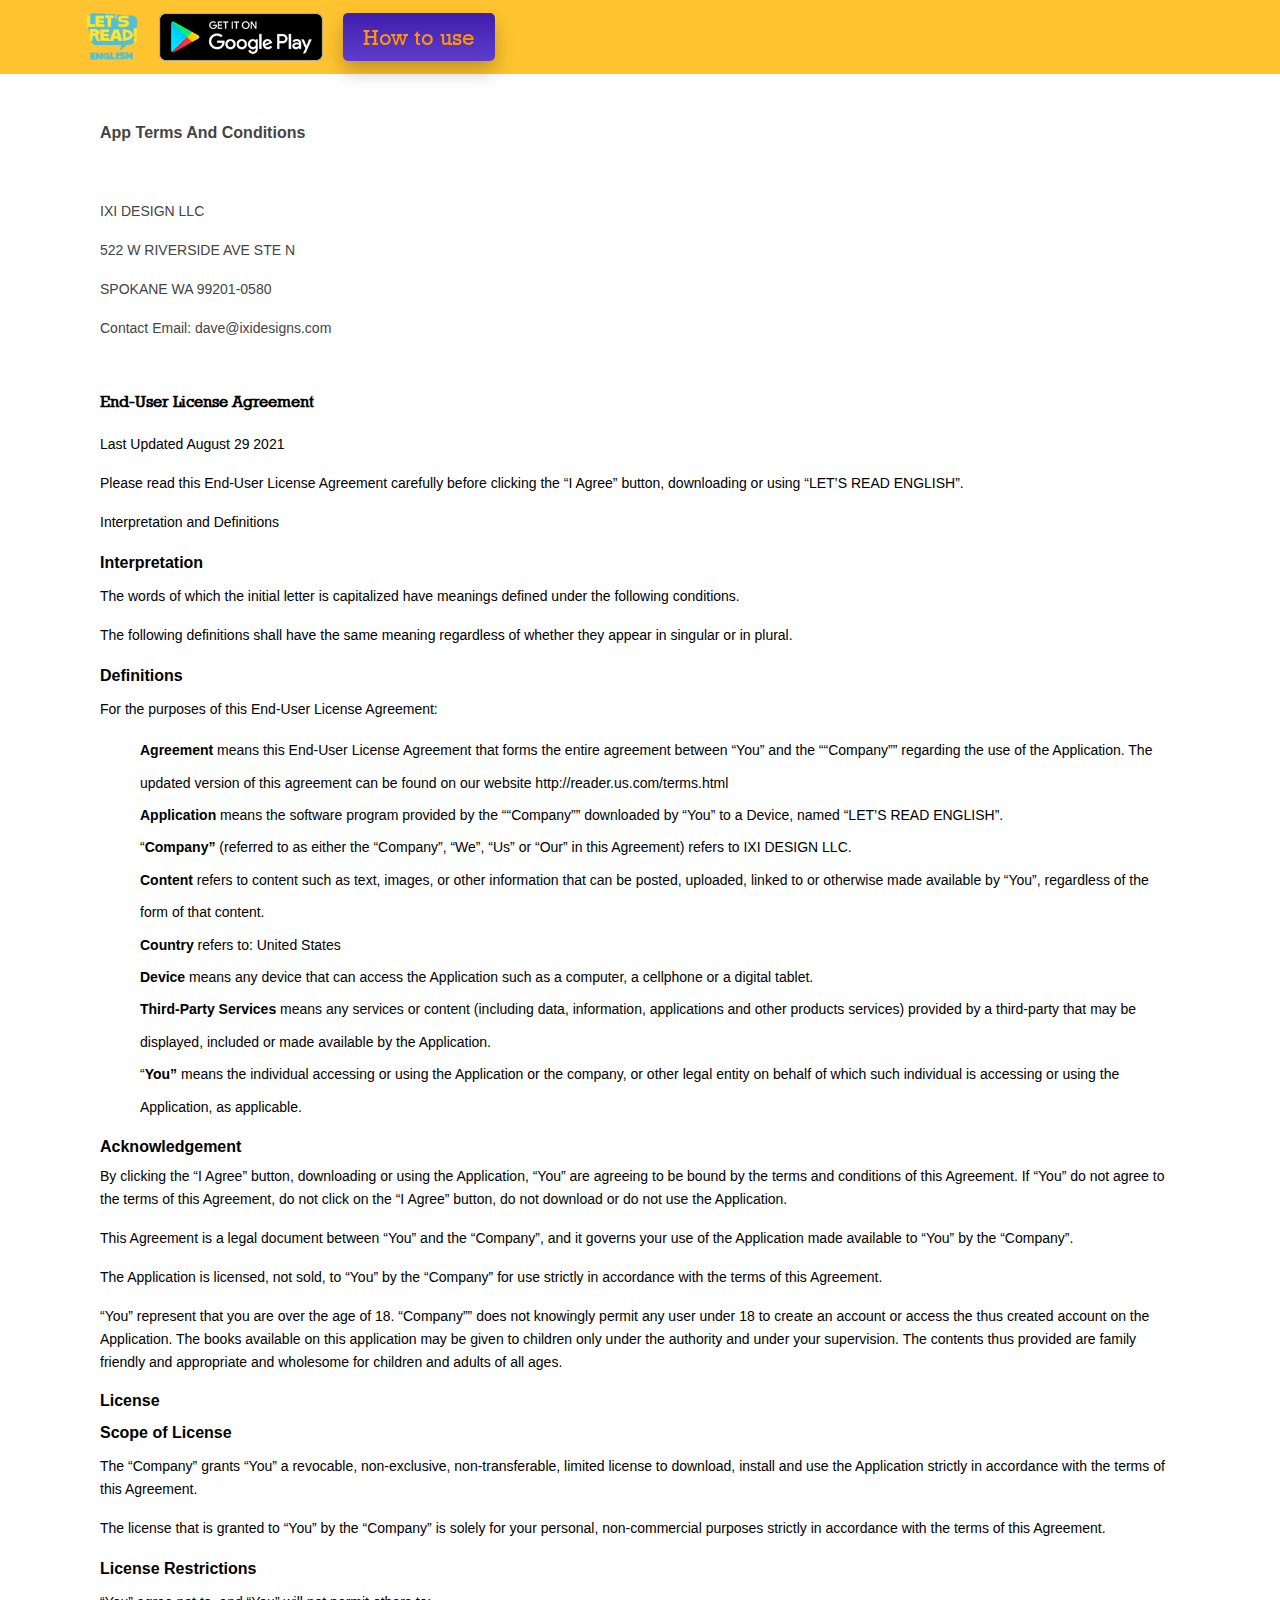
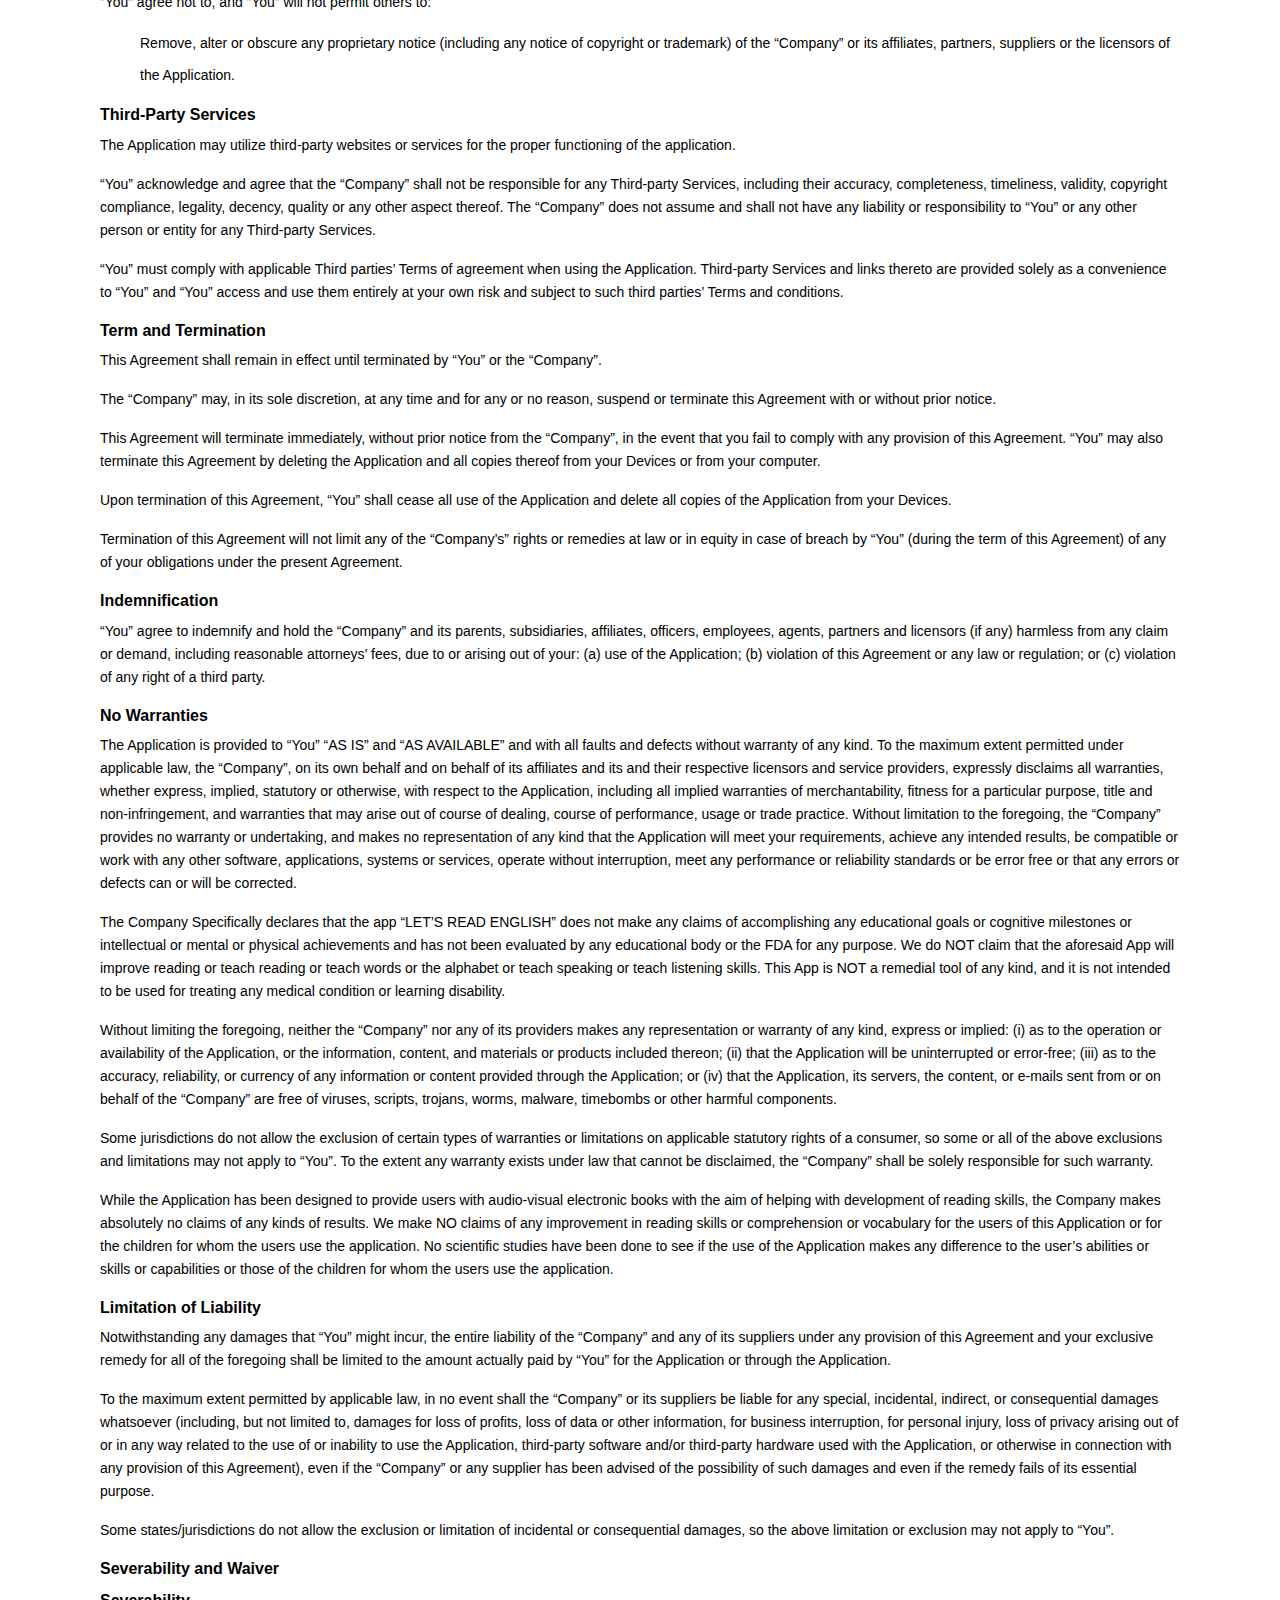
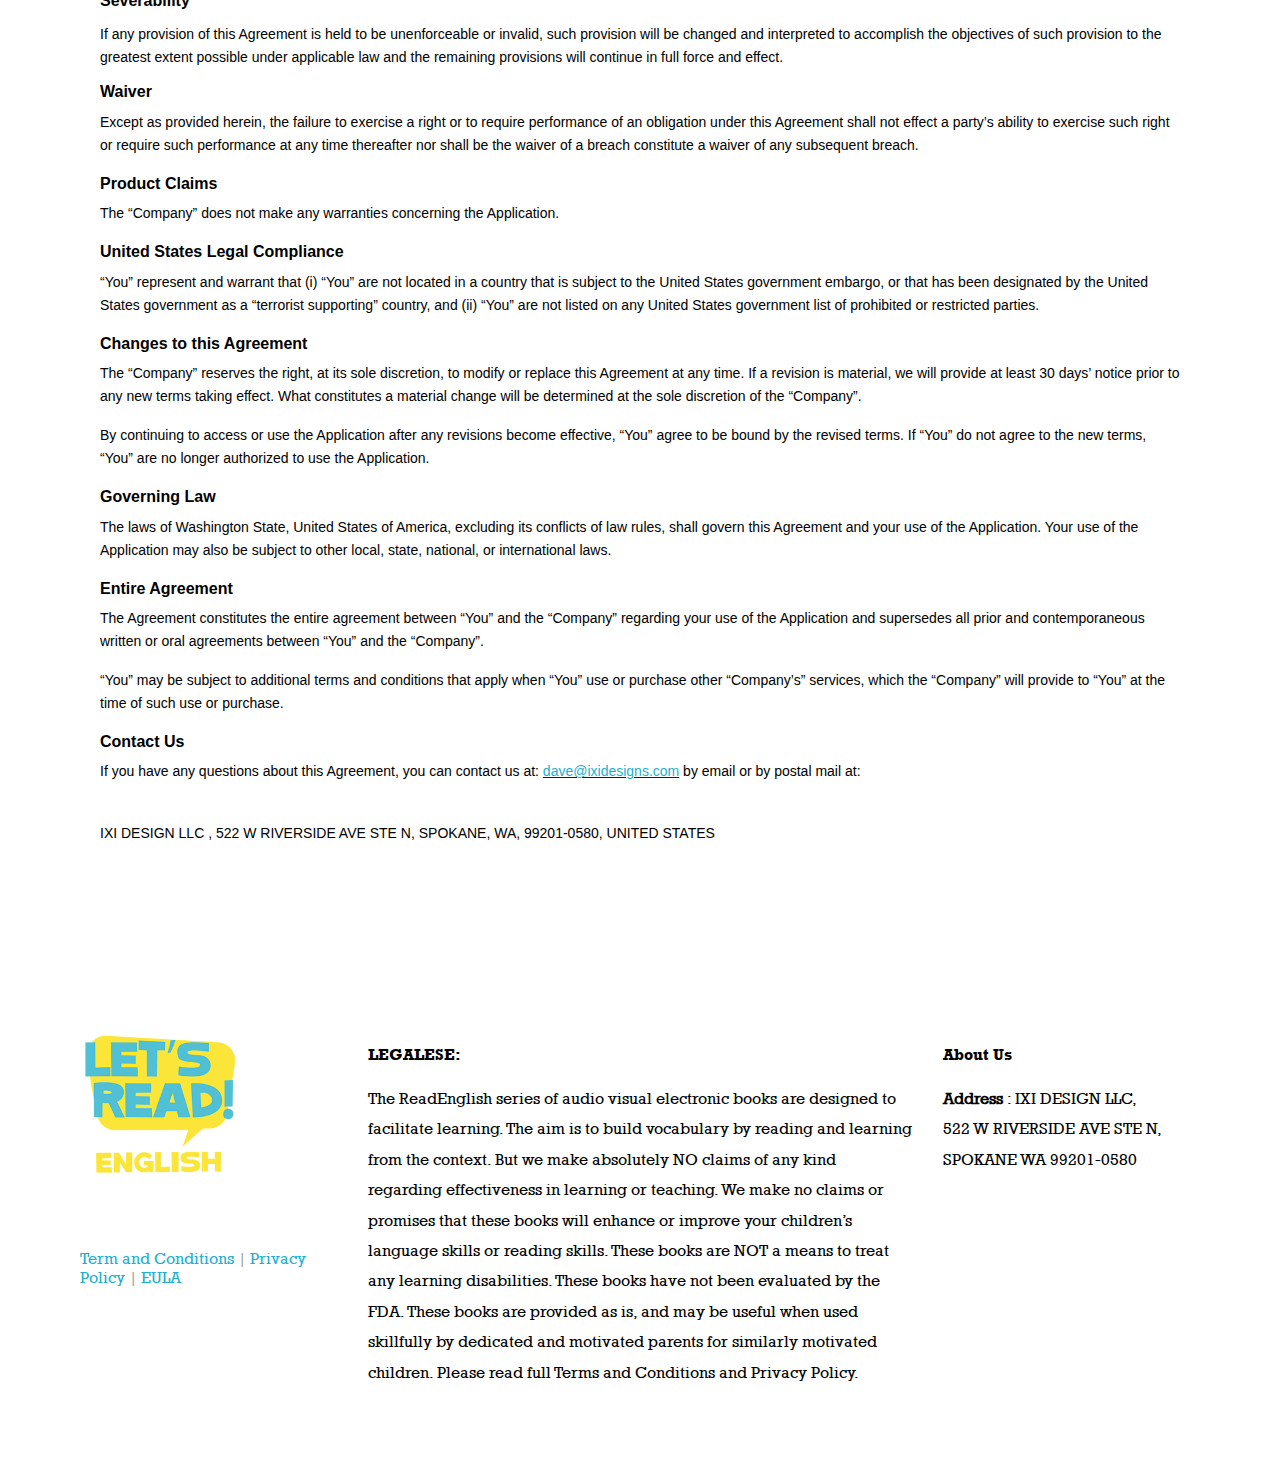
<file: terms.html>
<!DOCTYPE html>
<html lang="en">

<head>
    <meta charset="UTF-8">
    <meta http-equiv="X-UA-Compatible" content="IE=edge">
    <meta name="viewport" content="width=device-width, initial-scale=1.0">
    <title>Let's Read English</title>
    <meta property="og:locale" content="en_US">
    <meta property="og:type" content="website">
    <meta property="og:title" content="Read Aloud Books for Kids">
    <meta property="og:description" content="">
    <meta property="og:url" content="">
    <meta property="og:site_name" content="Let's Read English">
    <meta property="article:modified_time" content="">
    <meta property="og:image" content="">
    <meta name="twitter:card" content="summary_large_image">
    <meta name="twitter:label1" content="Est. reading time">
    <meta name="twitter:data1" content="3 minutes">
    <meta name="title" content="Let's Read English">
    <meta name="description" content="Beautiful Read Aloud Books for Your Kids">
    <link rel="apple-touch-icon" sizes="180x180" href="./assets/favicon/apple-touch-icon.png">
    <link rel="icon" type="image/png" sizes="192x192" href="./assets/favicon/android-chrome-192x192.png">
    <link rel="icon" type="image/png" sizes="32x32" href="./assets/favicon/favicon-32x32.png">
    <link rel="icon" type="image/png" sizes="16x16" href="./assets/favicon/favicon-16x16.png">
    <link rel="stylesheet" href="./assets/css/reset.css">
    <link rel="stylesheet" href="./assets/css/base.css">
    <link rel="stylesheet" href="./assets/css/grid.css">

    <!-- load when scroll -->
    <link rel="stylesheet" href="https://unpkg.com/aos@next/dist/aos.css" />
    <!-- end load when scroll -->

    <link rel="stylesheet" href="./assets/css/style.css">
    <link rel="stylesheet" href="./assets/css/responsive.css">


    <script type="text/javascript">
        //<![CDATA[ 
        var tlJsHost = ((window.location.protocol == "https:") ? "https://secure.trust-provider.com/" : "http://www.trustlogo.com/");
        document.write(unescape("%3Cscript src='" + tlJsHost + "trustlogo/javascript/trustlogo.js' type='text/javascript'%3E%3C/script%3E"));
        //]]>
    </script>

</head>

<body>

    <!--[if gte mso 9]><xml>
 <o:OfficeDocumentSettings>  <o:AllowPNG/>
 </o:OfficeDocumentSettings></xml><![endif]-->

    <!--[if gte mso 9]><xml>
 <w:WordDocument>  <w:View>Normal</w:View>
  <w:Zoom>0</w:Zoom>  <w:TrackMoves/>
  <w:TrackFormatting/>  <w:PunctuationKerning/>
  <w:ValidateAgainstSchemas/>  <w:SaveIfXMLInvalid>false</w:SaveIfXMLInvalid>
  <w:IgnoreMixedContent>false</w:IgnoreMixedContent>  <w:AlwaysShowPlaceholderText>false</w:AlwaysShowPlaceholderText>
  <w:DoNotPromoteQF/>  <w:LidThemeOther>EN-US</w:LidThemeOther>
  <w:LidThemeAsian>X-NONE</w:LidThemeAsian>  <w:LidThemeComplexScript>HI</w:LidThemeComplexScript>
  <w:Compatibility>   <w:BreakWrappedTables/>
   <w:SnapToGridInCell/>   <w:WrapTextWithPunct/>
   <w:UseAsianBreakRules/>   <w:DontGrowAutofit/>
   <w:SplitPgBreakAndParaMark/>   <w:EnableOpenTypeKerning/>
   <w:DontFlipMirrorIndents/>   <w:OverrideTableStyleHps/>
  </w:Compatibility>  <m:mathPr>
   <m:mathFont m:val="Cambria Math"/>   <m:brkBin m:val="before"/>
   <m:brkBinSub m:val="&#45;-"/>   <m:smallFrac m:val="off"/>
   <m:dispDef/>   <m:lMargin m:val="0"/>
   <m:rMargin m:val="0"/>   <m:defJc m:val="centerGroup"/>
   <m:wrapIndent m:val="1440"/>   <m:intLim m:val="subSup"/>
   <m:naryLim m:val="undOvr"/>  </m:mathPr></w:WordDocument>
</xml><![endif]-->
    <!--[if gte mso 9]><xml>
 <w:LatentStyles DefLockedState="false" DefUnhideWhenUsed="false"  DefSemiHidden="false" DefQFormat="false" DefPriority="99"
  LatentStyleCount="376">  <w:LsdException Locked="false" Priority="0" QFormat="true" Name="Normal"/>
  <w:LsdException Locked="false" Priority="9" QFormat="true" Name="heading 1"/>  <w:LsdException Locked="false" Priority="9" SemiHidden="true"
   UnhideWhenUsed="true" QFormat="true" Name="heading 2"/>  <w:LsdException Locked="false" Priority="9" SemiHidden="true"
   UnhideWhenUsed="true" QFormat="true" Name="heading 3"/>  <w:LsdException Locked="false" Priority="9" SemiHidden="true"
   UnhideWhenUsed="true" QFormat="true" Name="heading 4"/>  <w:LsdException Locked="false" Priority="9" SemiHidden="true"
   UnhideWhenUsed="true" QFormat="true" Name="heading 5"/>  <w:LsdException Locked="false" Priority="9" SemiHidden="true"
   UnhideWhenUsed="true" QFormat="true" Name="heading 6"/>  <w:LsdException Locked="false" Priority="9" SemiHidden="true"
   UnhideWhenUsed="true" QFormat="true" Name="heading 7"/>  <w:LsdException Locked="false" Priority="9" SemiHidden="true"
   UnhideWhenUsed="true" QFormat="true" Name="heading 8"/>  <w:LsdException Locked="false" Priority="9" SemiHidden="true"
   UnhideWhenUsed="true" QFormat="true" Name="heading 9"/>  <w:LsdException Locked="false" SemiHidden="true" UnhideWhenUsed="true"
   Name="index 1"/>  <w:LsdException Locked="false" SemiHidden="true" UnhideWhenUsed="true"
   Name="index 2"/>  <w:LsdException Locked="false" SemiHidden="true" UnhideWhenUsed="true"
   Name="index 3"/>  <w:LsdException Locked="false" SemiHidden="true" UnhideWhenUsed="true"
   Name="index 4"/>  <w:LsdException Locked="false" SemiHidden="true" UnhideWhenUsed="true"
   Name="index 5"/>  <w:LsdException Locked="false" SemiHidden="true" UnhideWhenUsed="true"
   Name="index 6"/>  <w:LsdException Locked="false" SemiHidden="true" UnhideWhenUsed="true"
   Name="index 7"/>  <w:LsdException Locked="false" SemiHidden="true" UnhideWhenUsed="true"
   Name="index 8"/>  <w:LsdException Locked="false" SemiHidden="true" UnhideWhenUsed="true"
   Name="index 9"/>  <w:LsdException Locked="false" Priority="39" SemiHidden="true"
   UnhideWhenUsed="true" Name="toc 1"/>  <w:LsdException Locked="false" Priority="39" SemiHidden="true"
   UnhideWhenUsed="true" Name="toc 2"/>  <w:LsdException Locked="false" Priority="39" SemiHidden="true"
   UnhideWhenUsed="true" Name="toc 3"/>  <w:LsdException Locked="false" Priority="39" SemiHidden="true"
   UnhideWhenUsed="true" Name="toc 4"/>  <w:LsdException Locked="false" Priority="39" SemiHidden="true"
   UnhideWhenUsed="true" Name="toc 5"/>  <w:LsdException Locked="false" Priority="39" SemiHidden="true"
   UnhideWhenUsed="true" Name="toc 6"/>  <w:LsdException Locked="false" Priority="39" SemiHidden="true"
   UnhideWhenUsed="true" Name="toc 7"/>  <w:LsdException Locked="false" Priority="39" SemiHidden="true"
   UnhideWhenUsed="true" Name="toc 8"/>  <w:LsdException Locked="false" Priority="39" SemiHidden="true"
   UnhideWhenUsed="true" Name="toc 9"/>  <w:LsdException Locked="false" SemiHidden="true" UnhideWhenUsed="true"
   Name="Normal Indent"/>  <w:LsdException Locked="false" SemiHidden="true" UnhideWhenUsed="true"
   Name="footnote text"/>  <w:LsdException Locked="false" SemiHidden="true" UnhideWhenUsed="true"
   Name="annotation text"/>  <w:LsdException Locked="false" SemiHidden="true" UnhideWhenUsed="true"
   Name="header"/>  <w:LsdException Locked="false" SemiHidden="true" UnhideWhenUsed="true"
   Name="footer"/>  <w:LsdException Locked="false" SemiHidden="true" UnhideWhenUsed="true"
   Name="index heading"/>  <w:LsdException Locked="false" Priority="35" SemiHidden="true"
   UnhideWhenUsed="true" QFormat="true" Name="caption"/>  <w:LsdException Locked="false" SemiHidden="true" UnhideWhenUsed="true"
   Name="table of figures"/>  <w:LsdException Locked="false" SemiHidden="true" UnhideWhenUsed="true"
   Name="envelope address"/>  <w:LsdException Locked="false" SemiHidden="true" UnhideWhenUsed="true"
   Name="envelope return"/>  <w:LsdException Locked="false" SemiHidden="true" UnhideWhenUsed="true"
   Name="footnote reference"/>  <w:LsdException Locked="false" SemiHidden="true" UnhideWhenUsed="true"
   Name="annotation reference"/>  <w:LsdException Locked="false" SemiHidden="true" UnhideWhenUsed="true"
   Name="line number"/>  <w:LsdException Locked="false" SemiHidden="true" UnhideWhenUsed="true"
   Name="page number"/>  <w:LsdException Locked="false" SemiHidden="true" UnhideWhenUsed="true"
   Name="endnote reference"/>  <w:LsdException Locked="false" SemiHidden="true" UnhideWhenUsed="true"
   Name="endnote text"/>  <w:LsdException Locked="false" SemiHidden="true" UnhideWhenUsed="true"
   Name="table of authorities"/>  <w:LsdException Locked="false" SemiHidden="true" UnhideWhenUsed="true"
   Name="macro"/>  <w:LsdException Locked="false" SemiHidden="true" UnhideWhenUsed="true"
   Name="toa heading"/>  <w:LsdException Locked="false" SemiHidden="true" UnhideWhenUsed="true"
   Name="List"/>  <w:LsdException Locked="false" SemiHidden="true" UnhideWhenUsed="true"
   Name="List Bullet"/>  <w:LsdException Locked="false" SemiHidden="true" UnhideWhenUsed="true"
   Name="List Number"/>  <w:LsdException Locked="false" SemiHidden="true" UnhideWhenUsed="true"
   Name="List 2"/>  <w:LsdException Locked="false" SemiHidden="true" UnhideWhenUsed="true"
   Name="List 3"/>  <w:LsdException Locked="false" SemiHidden="true" UnhideWhenUsed="true"
   Name="List 4"/>  <w:LsdException Locked="false" SemiHidden="true" UnhideWhenUsed="true"
   Name="List 5"/>  <w:LsdException Locked="false" SemiHidden="true" UnhideWhenUsed="true"
   Name="List Bullet 2"/>  <w:LsdException Locked="false" SemiHidden="true" UnhideWhenUsed="true"
   Name="List Bullet 3"/>  <w:LsdException Locked="false" SemiHidden="true" UnhideWhenUsed="true"
   Name="List Bullet 4"/>  <w:LsdException Locked="false" SemiHidden="true" UnhideWhenUsed="true"
   Name="List Bullet 5"/>  <w:LsdException Locked="false" SemiHidden="true" UnhideWhenUsed="true"
   Name="List Number 2"/>  <w:LsdException Locked="false" SemiHidden="true" UnhideWhenUsed="true"
   Name="List Number 3"/>  <w:LsdException Locked="false" SemiHidden="true" UnhideWhenUsed="true"
   Name="List Number 4"/>  <w:LsdException Locked="false" SemiHidden="true" UnhideWhenUsed="true"
   Name="List Number 5"/>  <w:LsdException Locked="false" Priority="10" QFormat="true" Name="Title"/>
  <w:LsdException Locked="false" SemiHidden="true" UnhideWhenUsed="true"   Name="Closing"/>
  <w:LsdException Locked="false" SemiHidden="true" UnhideWhenUsed="true"   Name="Signature"/>
  <w:LsdException Locked="false" Priority="1" SemiHidden="true"   UnhideWhenUsed="true" Name="Default Paragraph Font"/>
  <w:LsdException Locked="false" SemiHidden="true" UnhideWhenUsed="true"   Name="Body Text"/>
  <w:LsdException Locked="false" SemiHidden="true" UnhideWhenUsed="true"   Name="Body Text Indent"/>
  <w:LsdException Locked="false" SemiHidden="true" UnhideWhenUsed="true"   Name="List Continue"/>
  <w:LsdException Locked="false" SemiHidden="true" UnhideWhenUsed="true"   Name="List Continue 2"/>
  <w:LsdException Locked="false" SemiHidden="true" UnhideWhenUsed="true"   Name="List Continue 3"/>
  <w:LsdException Locked="false" SemiHidden="true" UnhideWhenUsed="true"   Name="List Continue 4"/>
  <w:LsdException Locked="false" SemiHidden="true" UnhideWhenUsed="true"   Name="List Continue 5"/>
  <w:LsdException Locked="false" SemiHidden="true" UnhideWhenUsed="true"   Name="Message Header"/>
  <w:LsdException Locked="false" Priority="11" QFormat="true" Name="Subtitle"/>  <w:LsdException Locked="false" SemiHidden="true" UnhideWhenUsed="true"
   Name="Salutation"/>  <w:LsdException Locked="false" SemiHidden="true" UnhideWhenUsed="true"
   Name="Date"/>  <w:LsdException Locked="false" SemiHidden="true" UnhideWhenUsed="true"
   Name="Body Text First Indent"/>  <w:LsdException Locked="false" SemiHidden="true" UnhideWhenUsed="true"
   Name="Body Text First Indent 2"/>  <w:LsdException Locked="false" SemiHidden="true" UnhideWhenUsed="true"
   Name="Note Heading"/>  <w:LsdException Locked="false" SemiHidden="true" UnhideWhenUsed="true"
   Name="Body Text 2"/>  <w:LsdException Locked="false" SemiHidden="true" UnhideWhenUsed="true"
   Name="Body Text 3"/>  <w:LsdException Locked="false" SemiHidden="true" UnhideWhenUsed="true"
   Name="Body Text Indent 2"/>  <w:LsdException Locked="false" SemiHidden="true" UnhideWhenUsed="true"
   Name="Body Text Indent 3"/>  <w:LsdException Locked="false" SemiHidden="true" UnhideWhenUsed="true"
   Name="Block Text"/>  <w:LsdException Locked="false" SemiHidden="true" UnhideWhenUsed="true"
   Name="Hyperlink"/>  <w:LsdException Locked="false" SemiHidden="true" UnhideWhenUsed="true"
   Name="FollowedHyperlink"/>  <w:LsdException Locked="false" Priority="22" QFormat="true" Name="Strong"/>
  <w:LsdException Locked="false" Priority="20" QFormat="true" Name="Emphasis"/>  <w:LsdException Locked="false" SemiHidden="true" UnhideWhenUsed="true"
   Name="Document Map"/>  <w:LsdException Locked="false" SemiHidden="true" UnhideWhenUsed="true"
   Name="Plain Text"/>  <w:LsdException Locked="false" SemiHidden="true" UnhideWhenUsed="true"
   Name="E-mail Signature"/>  <w:LsdException Locked="false" SemiHidden="true" UnhideWhenUsed="true"
   Name="HTML Top of Form"/>  <w:LsdException Locked="false" SemiHidden="true" UnhideWhenUsed="true"
   Name="HTML Bottom of Form"/>  <w:LsdException Locked="false" SemiHidden="true" UnhideWhenUsed="true"
   Name="Normal (Web)"/>  <w:LsdException Locked="false" SemiHidden="true" UnhideWhenUsed="true"
   Name="HTML Acronym"/>  <w:LsdException Locked="false" SemiHidden="true" UnhideWhenUsed="true"
   Name="HTML Address"/>  <w:LsdException Locked="false" SemiHidden="true" UnhideWhenUsed="true"
   Name="HTML Cite"/>  <w:LsdException Locked="false" SemiHidden="true" UnhideWhenUsed="true"
   Name="HTML Code"/>  <w:LsdException Locked="false" SemiHidden="true" UnhideWhenUsed="true"
   Name="HTML Definition"/>  <w:LsdException Locked="false" SemiHidden="true" UnhideWhenUsed="true"
   Name="HTML Keyboard"/>  <w:LsdException Locked="false" SemiHidden="true" UnhideWhenUsed="true"
   Name="HTML Preformatted"/>  <w:LsdException Locked="false" SemiHidden="true" UnhideWhenUsed="true"
   Name="HTML Sample"/>  <w:LsdException Locked="false" SemiHidden="true" UnhideWhenUsed="true"
   Name="HTML Typewriter"/>  <w:LsdException Locked="false" SemiHidden="true" UnhideWhenUsed="true"
   Name="HTML Variable"/>  <w:LsdException Locked="false" SemiHidden="true" UnhideWhenUsed="true"
   Name="Normal Table"/>  <w:LsdException Locked="false" SemiHidden="true" UnhideWhenUsed="true"
   Name="annotation subject"/>  <w:LsdException Locked="false" SemiHidden="true" UnhideWhenUsed="true"
   Name="No List"/>  <w:LsdException Locked="false" SemiHidden="true" UnhideWhenUsed="true"
   Name="Outline List 1"/>  <w:LsdException Locked="false" SemiHidden="true" UnhideWhenUsed="true"
   Name="Outline List 2"/>  <w:LsdException Locked="false" SemiHidden="true" UnhideWhenUsed="true"
   Name="Outline List 3"/>  <w:LsdException Locked="false" SemiHidden="true" UnhideWhenUsed="true"
   Name="Table Simple 1"/>  <w:LsdException Locked="false" SemiHidden="true" UnhideWhenUsed="true"
   Name="Table Simple 2"/>  <w:LsdException Locked="false" SemiHidden="true" UnhideWhenUsed="true"
   Name="Table Simple 3"/>  <w:LsdException Locked="false" SemiHidden="true" UnhideWhenUsed="true"
   Name="Table Classic 1"/>  <w:LsdException Locked="false" SemiHidden="true" UnhideWhenUsed="true"
   Name="Table Classic 2"/>  <w:LsdException Locked="false" SemiHidden="true" UnhideWhenUsed="true"
   Name="Table Classic 3"/>  <w:LsdException Locked="false" SemiHidden="true" UnhideWhenUsed="true"
   Name="Table Classic 4"/>  <w:LsdException Locked="false" SemiHidden="true" UnhideWhenUsed="true"
   Name="Table Colorful 1"/>  <w:LsdException Locked="false" SemiHidden="true" UnhideWhenUsed="true"
   Name="Table Colorful 2"/>  <w:LsdException Locked="false" SemiHidden="true" UnhideWhenUsed="true"
   Name="Table Colorful 3"/>  <w:LsdException Locked="false" SemiHidden="true" UnhideWhenUsed="true"
   Name="Table Columns 1"/>  <w:LsdException Locked="false" SemiHidden="true" UnhideWhenUsed="true"
   Name="Table Columns 2"/>  <w:LsdException Locked="false" SemiHidden="true" UnhideWhenUsed="true"
   Name="Table Columns 3"/>  <w:LsdException Locked="false" SemiHidden="true" UnhideWhenUsed="true"
   Name="Table Columns 4"/>  <w:LsdException Locked="false" SemiHidden="true" UnhideWhenUsed="true"
   Name="Table Columns 5"/>  <w:LsdException Locked="false" SemiHidden="true" UnhideWhenUsed="true"
   Name="Table Grid 1"/>  <w:LsdException Locked="false" SemiHidden="true" UnhideWhenUsed="true"
   Name="Table Grid 2"/>  <w:LsdException Locked="false" SemiHidden="true" UnhideWhenUsed="true"
   Name="Table Grid 3"/>  <w:LsdException Locked="false" SemiHidden="true" UnhideWhenUsed="true"
   Name="Table Grid 4"/>  <w:LsdException Locked="false" SemiHidden="true" UnhideWhenUsed="true"
   Name="Table Grid 5"/>  <w:LsdException Locked="false" SemiHidden="true" UnhideWhenUsed="true"
   Name="Table Grid 6"/>  <w:LsdException Locked="false" SemiHidden="true" UnhideWhenUsed="true"
   Name="Table Grid 7"/>  <w:LsdException Locked="false" SemiHidden="true" UnhideWhenUsed="true"
   Name="Table Grid 8"/>  <w:LsdException Locked="false" SemiHidden="true" UnhideWhenUsed="true"
   Name="Table List 1"/>  <w:LsdException Locked="false" SemiHidden="true" UnhideWhenUsed="true"
   Name="Table List 2"/>  <w:LsdException Locked="false" SemiHidden="true" UnhideWhenUsed="true"
   Name="Table List 3"/>  <w:LsdException Locked="false" SemiHidden="true" UnhideWhenUsed="true"
   Name="Table List 4"/>  <w:LsdException Locked="false" SemiHidden="true" UnhideWhenUsed="true"
   Name="Table List 5"/>  <w:LsdException Locked="false" SemiHidden="true" UnhideWhenUsed="true"
   Name="Table List 6"/>  <w:LsdException Locked="false" SemiHidden="true" UnhideWhenUsed="true"
   Name="Table List 7"/>  <w:LsdException Locked="false" SemiHidden="true" UnhideWhenUsed="true"
   Name="Table List 8"/>  <w:LsdException Locked="false" SemiHidden="true" UnhideWhenUsed="true"
   Name="Table 3D effects 1"/>  <w:LsdException Locked="false" SemiHidden="true" UnhideWhenUsed="true"
   Name="Table 3D effects 2"/>  <w:LsdException Locked="false" SemiHidden="true" UnhideWhenUsed="true"
   Name="Table 3D effects 3"/>  <w:LsdException Locked="false" SemiHidden="true" UnhideWhenUsed="true"
   Name="Table Contemporary"/>  <w:LsdException Locked="false" SemiHidden="true" UnhideWhenUsed="true"
   Name="Table Elegant"/>  <w:LsdException Locked="false" SemiHidden="true" UnhideWhenUsed="true"
   Name="Table Professional"/>  <w:LsdException Locked="false" SemiHidden="true" UnhideWhenUsed="true"
   Name="Table Subtle 1"/>  <w:LsdException Locked="false" SemiHidden="true" UnhideWhenUsed="true"
   Name="Table Subtle 2"/>  <w:LsdException Locked="false" SemiHidden="true" UnhideWhenUsed="true"
   Name="Table Web 1"/>  <w:LsdException Locked="false" SemiHidden="true" UnhideWhenUsed="true"
   Name="Table Web 2"/>  <w:LsdException Locked="false" SemiHidden="true" UnhideWhenUsed="true"
   Name="Table Web 3"/>  <w:LsdException Locked="false" SemiHidden="true" UnhideWhenUsed="true"
   Name="Balloon Text"/>  <w:LsdException Locked="false" Priority="39" Name="Table Grid"/>
  <w:LsdException Locked="false" SemiHidden="true" UnhideWhenUsed="true"   Name="Table Theme"/>
  <w:LsdException Locked="false" SemiHidden="true" Name="Placeholder Text"/>  <w:LsdException Locked="false" Priority="1" QFormat="true" Name="No Spacing"/>
  <w:LsdException Locked="false" Priority="60" Name="Light Shading"/>  <w:LsdException Locked="false" Priority="61" Name="Light List"/>
  <w:LsdException Locked="false" Priority="62" Name="Light Grid"/>  <w:LsdException Locked="false" Priority="63" Name="Medium Shading 1"/>
  <w:LsdException Locked="false" Priority="64" Name="Medium Shading 2"/>  <w:LsdException Locked="false" Priority="65" Name="Medium List 1"/>
  <w:LsdException Locked="false" Priority="66" Name="Medium List 2"/>  <w:LsdException Locked="false" Priority="67" Name="Medium Grid 1"/>
  <w:LsdException Locked="false" Priority="68" Name="Medium Grid 2"/>  <w:LsdException Locked="false" Priority="69" Name="Medium Grid 3"/>
  <w:LsdException Locked="false" Priority="70" Name="Dark List"/>  <w:LsdException Locked="false" Priority="71" Name="Colorful Shading"/>
  <w:LsdException Locked="false" Priority="72" Name="Colorful List"/>  <w:LsdException Locked="false" Priority="73" Name="Colorful Grid"/>
  <w:LsdException Locked="false" Priority="60" Name="Light Shading Accent 1"/>  <w:LsdException Locked="false" Priority="61" Name="Light List Accent 1"/>
  <w:LsdException Locked="false" Priority="62" Name="Light Grid Accent 1"/>  <w:LsdException Locked="false" Priority="63" Name="Medium Shading 1 Accent 1"/>
  <w:LsdException Locked="false" Priority="64" Name="Medium Shading 2 Accent 1"/>  <w:LsdException Locked="false" Priority="65" Name="Medium List 1 Accent 1"/>
  <w:LsdException Locked="false" SemiHidden="true" Name="Revision"/>  <w:LsdException Locked="false" Priority="34" QFormat="true"
   Name="List Paragraph"/>  <w:LsdException Locked="false" Priority="29" QFormat="true" Name="Quote"/>
  <w:LsdException Locked="false" Priority="30" QFormat="true"   Name="Intense Quote"/>
  <w:LsdException Locked="false" Priority="66" Name="Medium List 2 Accent 1"/>  <w:LsdException Locked="false" Priority="67" Name="Medium Grid 1 Accent 1"/>
  <w:LsdException Locked="false" Priority="68" Name="Medium Grid 2 Accent 1"/>  <w:LsdException Locked="false" Priority="69" Name="Medium Grid 3 Accent 1"/>
  <w:LsdException Locked="false" Priority="70" Name="Dark List Accent 1"/>  <w:LsdException Locked="false" Priority="71" Name="Colorful Shading Accent 1"/>
  <w:LsdException Locked="false" Priority="72" Name="Colorful List Accent 1"/>  <w:LsdException Locked="false" Priority="73" Name="Colorful Grid Accent 1"/>
  <w:LsdException Locked="false" Priority="60" Name="Light Shading Accent 2"/>  <w:LsdException Locked="false" Priority="61" Name="Light List Accent 2"/>
  <w:LsdException Locked="false" Priority="62" Name="Light Grid Accent 2"/>  <w:LsdException Locked="false" Priority="63" Name="Medium Shading 1 Accent 2"/>
  <w:LsdException Locked="false" Priority="64" Name="Medium Shading 2 Accent 2"/>  <w:LsdException Locked="false" Priority="65" Name="Medium List 1 Accent 2"/>
  <w:LsdException Locked="false" Priority="66" Name="Medium List 2 Accent 2"/>  <w:LsdException Locked="false" Priority="67" Name="Medium Grid 1 Accent 2"/>
  <w:LsdException Locked="false" Priority="68" Name="Medium Grid 2 Accent 2"/>  <w:LsdException Locked="false" Priority="69" Name="Medium Grid 3 Accent 2"/>
  <w:LsdException Locked="false" Priority="70" Name="Dark List Accent 2"/>  <w:LsdException Locked="false" Priority="71" Name="Colorful Shading Accent 2"/>
  <w:LsdException Locked="false" Priority="72" Name="Colorful List Accent 2"/>  <w:LsdException Locked="false" Priority="73" Name="Colorful Grid Accent 2"/>
  <w:LsdException Locked="false" Priority="60" Name="Light Shading Accent 3"/>  <w:LsdException Locked="false" Priority="61" Name="Light List Accent 3"/>
  <w:LsdException Locked="false" Priority="62" Name="Light Grid Accent 3"/>  <w:LsdException Locked="false" Priority="63" Name="Medium Shading 1 Accent 3"/>
  <w:LsdException Locked="false" Priority="64" Name="Medium Shading 2 Accent 3"/>  <w:LsdException Locked="false" Priority="65" Name="Medium List 1 Accent 3"/>
  <w:LsdException Locked="false" Priority="66" Name="Medium List 2 Accent 3"/>  <w:LsdException Locked="false" Priority="67" Name="Medium Grid 1 Accent 3"/>
  <w:LsdException Locked="false" Priority="68" Name="Medium Grid 2 Accent 3"/>  <w:LsdException Locked="false" Priority="69" Name="Medium Grid 3 Accent 3"/>
  <w:LsdException Locked="false" Priority="70" Name="Dark List Accent 3"/>  <w:LsdException Locked="false" Priority="71" Name="Colorful Shading Accent 3"/>
  <w:LsdException Locked="false" Priority="72" Name="Colorful List Accent 3"/>  <w:LsdException Locked="false" Priority="73" Name="Colorful Grid Accent 3"/>
  <w:LsdException Locked="false" Priority="60" Name="Light Shading Accent 4"/>  <w:LsdException Locked="false" Priority="61" Name="Light List Accent 4"/>
  <w:LsdException Locked="false" Priority="62" Name="Light Grid Accent 4"/>  <w:LsdException Locked="false" Priority="63" Name="Medium Shading 1 Accent 4"/>
  <w:LsdException Locked="false" Priority="64" Name="Medium Shading 2 Accent 4"/>  <w:LsdException Locked="false" Priority="65" Name="Medium List 1 Accent 4"/>
  <w:LsdException Locked="false" Priority="66" Name="Medium List 2 Accent 4"/>  <w:LsdException Locked="false" Priority="67" Name="Medium Grid 1 Accent 4"/>
  <w:LsdException Locked="false" Priority="68" Name="Medium Grid 2 Accent 4"/>  <w:LsdException Locked="false" Priority="69" Name="Medium Grid 3 Accent 4"/>
  <w:LsdException Locked="false" Priority="70" Name="Dark List Accent 4"/>  <w:LsdException Locked="false" Priority="71" Name="Colorful Shading Accent 4"/>
  <w:LsdException Locked="false" Priority="72" Name="Colorful List Accent 4"/>  <w:LsdException Locked="false" Priority="73" Name="Colorful Grid Accent 4"/>
  <w:LsdException Locked="false" Priority="60" Name="Light Shading Accent 5"/>  <w:LsdException Locked="false" Priority="61" Name="Light List Accent 5"/>
  <w:LsdException Locked="false" Priority="62" Name="Light Grid Accent 5"/>  <w:LsdException Locked="false" Priority="63" Name="Medium Shading 1 Accent 5"/>
  <w:LsdException Locked="false" Priority="64" Name="Medium Shading 2 Accent 5"/>  <w:LsdException Locked="false" Priority="65" Name="Medium List 1 Accent 5"/>
  <w:LsdException Locked="false" Priority="66" Name="Medium List 2 Accent 5"/>  <w:LsdException Locked="false" Priority="67" Name="Medium Grid 1 Accent 5"/>
  <w:LsdException Locked="false" Priority="68" Name="Medium Grid 2 Accent 5"/>  <w:LsdException Locked="false" Priority="69" Name="Medium Grid 3 Accent 5"/>
  <w:LsdException Locked="false" Priority="70" Name="Dark List Accent 5"/>  <w:LsdException Locked="false" Priority="71" Name="Colorful Shading Accent 5"/>
  <w:LsdException Locked="false" Priority="72" Name="Colorful List Accent 5"/>  <w:LsdException Locked="false" Priority="73" Name="Colorful Grid Accent 5"/>
  <w:LsdException Locked="false" Priority="60" Name="Light Shading Accent 6"/>  <w:LsdException Locked="false" Priority="61" Name="Light List Accent 6"/>
  <w:LsdException Locked="false" Priority="62" Name="Light Grid Accent 6"/>  <w:LsdException Locked="false" Priority="63" Name="Medium Shading 1 Accent 6"/>
  <w:LsdException Locked="false" Priority="64" Name="Medium Shading 2 Accent 6"/>  <w:LsdException Locked="false" Priority="65" Name="Medium List 1 Accent 6"/>
  <w:LsdException Locked="false" Priority="66" Name="Medium List 2 Accent 6"/>  <w:LsdException Locked="false" Priority="67" Name="Medium Grid 1 Accent 6"/>
  <w:LsdException Locked="false" Priority="68" Name="Medium Grid 2 Accent 6"/>  <w:LsdException Locked="false" Priority="69" Name="Medium Grid 3 Accent 6"/>
  <w:LsdException Locked="false" Priority="70" Name="Dark List Accent 6"/>  <w:LsdException Locked="false" Priority="71" Name="Colorful Shading Accent 6"/>
  <w:LsdException Locked="false" Priority="72" Name="Colorful List Accent 6"/>  <w:LsdException Locked="false" Priority="73" Name="Colorful Grid Accent 6"/>
  <w:LsdException Locked="false" Priority="19" QFormat="true"   Name="Subtle Emphasis"/>
  <w:LsdException Locked="false" Priority="21" QFormat="true"   Name="Intense Emphasis"/>
  <w:LsdException Locked="false" Priority="31" QFormat="true"   Name="Subtle Reference"/>
  <w:LsdException Locked="false" Priority="32" QFormat="true"   Name="Intense Reference"/>
  <w:LsdException Locked="false" Priority="33" QFormat="true" Name="Book Title"/>  <w:LsdException Locked="false" Priority="37" SemiHidden="true"
   UnhideWhenUsed="true" Name="Bibliography"/>  <w:LsdException Locked="false" Priority="39" SemiHidden="true"
   UnhideWhenUsed="true" QFormat="true" Name="TOC Heading"/>  <w:LsdException Locked="false" Priority="41" Name="Plain Table 1"/>
  <w:LsdException Locked="false" Priority="42" Name="Plain Table 2"/>  <w:LsdException Locked="false" Priority="43" Name="Plain Table 3"/>
  <w:LsdException Locked="false" Priority="44" Name="Plain Table 4"/>  <w:LsdException Locked="false" Priority="45" Name="Plain Table 5"/>
  <w:LsdException Locked="false" Priority="40" Name="Grid Table Light"/>  <w:LsdException Locked="false" Priority="46" Name="Grid Table 1 Light"/>
  <w:LsdException Locked="false" Priority="47" Name="Grid Table 2"/>  <w:LsdException Locked="false" Priority="48" Name="Grid Table 3"/>
  <w:LsdException Locked="false" Priority="49" Name="Grid Table 4"/>  <w:LsdException Locked="false" Priority="50" Name="Grid Table 5 Dark"/>
  <w:LsdException Locked="false" Priority="51" Name="Grid Table 6 Colorful"/>  <w:LsdException Locked="false" Priority="52" Name="Grid Table 7 Colorful"/>
  <w:LsdException Locked="false" Priority="46"   Name="Grid Table 1 Light Accent 1"/>
  <w:LsdException Locked="false" Priority="47" Name="Grid Table 2 Accent 1"/>  <w:LsdException Locked="false" Priority="48" Name="Grid Table 3 Accent 1"/>
  <w:LsdException Locked="false" Priority="49" Name="Grid Table 4 Accent 1"/>  <w:LsdException Locked="false" Priority="50" Name="Grid Table 5 Dark Accent 1"/>
  <w:LsdException Locked="false" Priority="51"   Name="Grid Table 6 Colorful Accent 1"/>
  <w:LsdException Locked="false" Priority="52"   Name="Grid Table 7 Colorful Accent 1"/>
  <w:LsdException Locked="false" Priority="46"   Name="Grid Table 1 Light Accent 2"/>
  <w:LsdException Locked="false" Priority="47" Name="Grid Table 2 Accent 2"/>  <w:LsdException Locked="false" Priority="48" Name="Grid Table 3 Accent 2"/>
  <w:LsdException Locked="false" Priority="49" Name="Grid Table 4 Accent 2"/>  <w:LsdException Locked="false" Priority="50" Name="Grid Table 5 Dark Accent 2"/>
  <w:LsdException Locked="false" Priority="51"   Name="Grid Table 6 Colorful Accent 2"/>
  <w:LsdException Locked="false" Priority="52"   Name="Grid Table 7 Colorful Accent 2"/>
  <w:LsdException Locked="false" Priority="46"   Name="Grid Table 1 Light Accent 3"/>
  <w:LsdException Locked="false" Priority="47" Name="Grid Table 2 Accent 3"/>  <w:LsdException Locked="false" Priority="48" Name="Grid Table 3 Accent 3"/>
  <w:LsdException Locked="false" Priority="49" Name="Grid Table 4 Accent 3"/>  <w:LsdException Locked="false" Priority="50" Name="Grid Table 5 Dark Accent 3"/>
  <w:LsdException Locked="false" Priority="51"   Name="Grid Table 6 Colorful Accent 3"/>
  <w:LsdException Locked="false" Priority="52"   Name="Grid Table 7 Colorful Accent 3"/>
  <w:LsdException Locked="false" Priority="46"   Name="Grid Table 1 Light Accent 4"/>
  <w:LsdException Locked="false" Priority="47" Name="Grid Table 2 Accent 4"/>  <w:LsdException Locked="false" Priority="48" Name="Grid Table 3 Accent 4"/>
  <w:LsdException Locked="false" Priority="49" Name="Grid Table 4 Accent 4"/>  <w:LsdException Locked="false" Priority="50" Name="Grid Table 5 Dark Accent 4"/>
  <w:LsdException Locked="false" Priority="51"   Name="Grid Table 6 Colorful Accent 4"/>
  <w:LsdException Locked="false" Priority="52"   Name="Grid Table 7 Colorful Accent 4"/>
  <w:LsdException Locked="false" Priority="46"   Name="Grid Table 1 Light Accent 5"/>
  <w:LsdException Locked="false" Priority="47" Name="Grid Table 2 Accent 5"/>  <w:LsdException Locked="false" Priority="48" Name="Grid Table 3 Accent 5"/>
  <w:LsdException Locked="false" Priority="49" Name="Grid Table 4 Accent 5"/>  <w:LsdException Locked="false" Priority="50" Name="Grid Table 5 Dark Accent 5"/>
  <w:LsdException Locked="false" Priority="51"   Name="Grid Table 6 Colorful Accent 5"/>
  <w:LsdException Locked="false" Priority="52"   Name="Grid Table 7 Colorful Accent 5"/>
  <w:LsdException Locked="false" Priority="46"   Name="Grid Table 1 Light Accent 6"/>
  <w:LsdException Locked="false" Priority="47" Name="Grid Table 2 Accent 6"/>  <w:LsdException Locked="false" Priority="48" Name="Grid Table 3 Accent 6"/>
  <w:LsdException Locked="false" Priority="49" Name="Grid Table 4 Accent 6"/>  <w:LsdException Locked="false" Priority="50" Name="Grid Table 5 Dark Accent 6"/>
  <w:LsdException Locked="false" Priority="51"   Name="Grid Table 6 Colorful Accent 6"/>
  <w:LsdException Locked="false" Priority="52"   Name="Grid Table 7 Colorful Accent 6"/>
  <w:LsdException Locked="false" Priority="46" Name="List Table 1 Light"/>  <w:LsdException Locked="false" Priority="47" Name="List Table 2"/>
  <w:LsdException Locked="false" Priority="48" Name="List Table 3"/>  <w:LsdException Locked="false" Priority="49" Name="List Table 4"/>
  <w:LsdException Locked="false" Priority="50" Name="List Table 5 Dark"/>  <w:LsdException Locked="false" Priority="51" Name="List Table 6 Colorful"/>
  <w:LsdException Locked="false" Priority="52" Name="List Table 7 Colorful"/>  <w:LsdException Locked="false" Priority="46"
   Name="List Table 1 Light Accent 1"/>  <w:LsdException Locked="false" Priority="47" Name="List Table 2 Accent 1"/>
  <w:LsdException Locked="false" Priority="48" Name="List Table 3 Accent 1"/>  <w:LsdException Locked="false" Priority="49" Name="List Table 4 Accent 1"/>
  <w:LsdException Locked="false" Priority="50" Name="List Table 5 Dark Accent 1"/>  <w:LsdException Locked="false" Priority="51"
   Name="List Table 6 Colorful Accent 1"/>  <w:LsdException Locked="false" Priority="52"
   Name="List Table 7 Colorful Accent 1"/>  <w:LsdException Locked="false" Priority="46"
   Name="List Table 1 Light Accent 2"/>  <w:LsdException Locked="false" Priority="47" Name="List Table 2 Accent 2"/>
  <w:LsdException Locked="false" Priority="48" Name="List Table 3 Accent 2"/>  <w:LsdException Locked="false" Priority="49" Name="List Table 4 Accent 2"/>
  <w:LsdException Locked="false" Priority="50" Name="List Table 5 Dark Accent 2"/>  <w:LsdException Locked="false" Priority="51"
   Name="List Table 6 Colorful Accent 2"/>  <w:LsdException Locked="false" Priority="52"
   Name="List Table 7 Colorful Accent 2"/>  <w:LsdException Locked="false" Priority="46"
   Name="List Table 1 Light Accent 3"/>  <w:LsdException Locked="false" Priority="47" Name="List Table 2 Accent 3"/>
  <w:LsdException Locked="false" Priority="48" Name="List Table 3 Accent 3"/>  <w:LsdException Locked="false" Priority="49" Name="List Table 4 Accent 3"/>
  <w:LsdException Locked="false" Priority="50" Name="List Table 5 Dark Accent 3"/>  <w:LsdException Locked="false" Priority="51"
   Name="List Table 6 Colorful Accent 3"/>  <w:LsdException Locked="false" Priority="52"
   Name="List Table 7 Colorful Accent 3"/>  <w:LsdException Locked="false" Priority="46"
   Name="List Table 1 Light Accent 4"/>  <w:LsdException Locked="false" Priority="47" Name="List Table 2 Accent 4"/>
  <w:LsdException Locked="false" Priority="48" Name="List Table 3 Accent 4"/>  <w:LsdException Locked="false" Priority="49" Name="List Table 4 Accent 4"/>
  <w:LsdException Locked="false" Priority="50" Name="List Table 5 Dark Accent 4"/>  <w:LsdException Locked="false" Priority="51"
   Name="List Table 6 Colorful Accent 4"/>  <w:LsdException Locked="false" Priority="52"
   Name="List Table 7 Colorful Accent 4"/>  <w:LsdException Locked="false" Priority="46"
   Name="List Table 1 Light Accent 5"/>  <w:LsdException Locked="false" Priority="47" Name="List Table 2 Accent 5"/>
  <w:LsdException Locked="false" Priority="48" Name="List Table 3 Accent 5"/>  <w:LsdException Locked="false" Priority="49" Name="List Table 4 Accent 5"/>
  <w:LsdException Locked="false" Priority="50" Name="List Table 5 Dark Accent 5"/>  <w:LsdException Locked="false" Priority="51"
   Name="List Table 6 Colorful Accent 5"/>  <w:LsdException Locked="false" Priority="52"
   Name="List Table 7 Colorful Accent 5"/>  <w:LsdException Locked="false" Priority="46"
   Name="List Table 1 Light Accent 6"/>  <w:LsdException Locked="false" Priority="47" Name="List Table 2 Accent 6"/>
  <w:LsdException Locked="false" Priority="48" Name="List Table 3 Accent 6"/>  <w:LsdException Locked="false" Priority="49" Name="List Table 4 Accent 6"/>
  <w:LsdException Locked="false" Priority="50" Name="List Table 5 Dark Accent 6"/>  <w:LsdException Locked="false" Priority="51"
   Name="List Table 6 Colorful Accent 6"/>  <w:LsdException Locked="false" Priority="52"
   Name="List Table 7 Colorful Accent 6"/>  <w:LsdException Locked="false" SemiHidden="true" UnhideWhenUsed="true"
   Name="Mention"/>  <w:LsdException Locked="false" SemiHidden="true" UnhideWhenUsed="true"
   Name="Smart Hyperlink"/>  <w:LsdException Locked="false" SemiHidden="true" UnhideWhenUsed="true"
   Name="Hashtag"/>  <w:LsdException Locked="false" SemiHidden="true" UnhideWhenUsed="true"
   Name="Unresolved Mention"/>  <w:LsdException Locked="false" SemiHidden="true" UnhideWhenUsed="true"
   Name="Smart Link"/> </w:LatentStyles>
</xml><![endif]-->
    <!--[if gte mso 10]>
<style> /* Style Definitions */
 table.MsoNormalTable	{mso-style-name:"Table Normal";
	mso-tstyle-rowband-size:0;	mso-tstyle-colband-size:0;
	mso-style-noshow:yes;	mso-style-priority:99;
	mso-style-parent:"";	mso-padding-alt:0in 5.4pt 0in 5.4pt;
	mso-para-margin-top:0in;	mso-para-margin-right:0in;
	mso-para-margin-bottom:8.0pt;	mso-para-margin-left:0in;
	line-height:107%;	mso-pagination:widow-orphan;
	font-size:11.0pt;	font-family:"Calibri",sans-serif;
	mso-ascii-font-family:Calibri;	mso-ascii-theme-font:minor-latin;
	mso-hansi-font-family:Calibri;	mso-hansi-theme-font:minor-latin;
	mso-bidi-font-family:Mangal;	mso-bidi-theme-font:minor-bidi;
	mso-bidi-language:AR-SA;}</style>
<![endif]-->
    <div id="app">
        <div class="header">
            <div class="grid">
                <div class="row">
                    <div class="header__inner">
                        <ul>
                            <li>
                                <a href="index.html"><img src="./assets/img/mylogo-top.png" alt="logo" width="54"></a>
                            </li>
                            <li>
                                <a href="https://www.google.com">
                                    <img class="google-play" src="./assets/img/google-play-badge.png" alt="google play" width="164px">
                                </a>
                            </li>
                            <li>
                                <a class="how-to-use" href="how-to-use.html">
                                    How to use
                                </a>
                            </li>
                            <!-- <li>
                                <a class="blue-link" href="#">Privacy Policy</a>
                            </li>
                            <li>
                                <a class="blue-link" href="#">EULA</a>
                            </li> -->
                        </ul>
                    </div>
                </div>
            </div>
        </div>
        <div class="content-general">
            <div class="grid">
                <div class="row">
                    <div class="col col-12">
                        <h1 style="margin:0in"><span style="font-size:12.0pt;font-family:&quot;Arial&quot;,sans-serif;
                                                color:#444444">App Terms And Conditions</span></h1>
                        <p class="MsoNormal" style="margin-top:12.0pt;margin-right:0in;margin-bottom:
                                                12.0pt;margin-left:0in"><span style="font-family:&quot;Arial&quot;,sans-serif;color:#444444">&nbsp;</span></p>
                        <p class="MsoNormal" style="margin-top:12.0pt;margin-right:0in;margin-bottom:
                                                12.0pt;margin-left:0in"><span style="font-family:&quot;Arial&quot;,sans-serif;color:#444444">IXI
                                                DESIGN
                                                          LLC</span></p>
                        <p class="MsoNormal" style="margin-top:12.0pt;margin-right:0in;margin-bottom:
                                                12.0pt;margin-left:0in"><span style="font-family:&quot;Arial&quot;,sans-serif;color:#444444">522
                                                W
                                                          RIVERSIDE AVE STE N</span></p>
                        <p class="MsoNormal" style="margin-top:12.0pt;margin-right:0in;margin-bottom:
                                                12.0pt;margin-left:0in"><span style="font-family:&quot;Arial&quot;,sans-serif;color:#444444">SPOKANE
                                                WA
                                                          99201-0580</span></p>
                        <p class="MsoNormal" style="margin-top:12.0pt;margin-right:0in;margin-bottom:
                                                12.0pt;margin-left:0in"><span style="font-family:&quot;Arial&quot;,sans-serif;color:#444444">Contact
                                                Email:
                                                          dave@ixidesigns.com</span></p>
                        <p class="MsoNormal" style="margin-top:12.0pt;margin-right:0in;margin-bottom:
                                                12.0pt;margin-left:0in"><span style="font-family:&quot;Arial&quot;,sans-serif;color:#444444">&nbsp;</span></p>
                        <p style="margin-top:0in;margin-right:0in;margin-bottom:12.0pt;margin-left:
                                                0in;box-sizing: border-box"><strong style="box-sizing: border-box"><span style="font-family:&quot;Arial&quot;,sans-serif"></span></strong></p>
                        <article id="post-549" class="post-549 page type-page status-publish hentry" style="box-sizing: border-box; display: block; position: relative; min-height: 130px;"><strong style="box-sizing: border-box">End-User
                                                          License Agreement</strong><span style="font-family:&quot;Arial&quot;,sans-serif"></span>
                            <p></p>
                            <p style="margin-top:0in;margin-right:0in;margin-bottom:12.0pt;margin-left:
                                                0in;box-sizing: border-box"><span style="font-family:&quot;Arial&quot;,sans-serif">Last
                                                Updated
                                                            August 29 2021</span></p>
                            <p style="margin-top:0in;margin-right:0in;margin-bottom:12.0pt;margin-left:
                                                0in;box-sizing: border-box"><span style="font-family:&quot;Arial&quot;,sans-serif">Please
                                                read
                                                            this End-User License Agreement carefully before clicking the “I
                                                            Agree”
                                                            button, downloading or using “LET’S READ ENGLISH”.</span></p>
                            <p style="margin-top:0in;margin-right:0in;margin-bottom:12.0pt;margin-left:
                                                0in;box-sizing: border-box"><span style="font-family:&quot;Arial&quot;,sans-serif">Interpretation
                                                and
                                                            Definitions</span></p>
                            <h3 style="margin-top:2.4pt;margin-right:0in;margin-bottom:.1in;margin-left:
                                                0in;box-sizing: border-box;text-rendering: optimizespeed"><span style="font-size:12.0pt;font-family:&quot;Arial&quot;,sans-serif">Interpretation</span></h3>
                            <p style="margin-top:0in;margin-right:0in;margin-bottom:12.0pt;margin-left:
                                                0in;box-sizing: border-box"><span style="font-family:&quot;Arial&quot;,sans-serif">The
                                                words
                                                            of which the initial letter is capitalized have meanings defined
                                                            under
                                                            the following conditions.</span></p>
                            <p style="margin-top:0in;margin-right:0in;margin-bottom:12.0pt;margin-left:
                                                0in;box-sizing: border-box"><span style="font-family:&quot;Arial&quot;,sans-serif">The
                                                following
                                                            definitions shall have the same meaning regardless of whether they
                                                            appear in singular or in plural.</span></p>
                            <h3 style="margin-top:2.4pt;margin-right:0in;margin-bottom:.1in;margin-left:
                                                0in;box-sizing: border-box;text-rendering: optimizespeed"><span style="font-size:12.0pt;font-family:&quot;Arial&quot;,sans-serif">Definitions</span></h3>
                            <p style="margin-top:0in;margin-right:0in;margin-bottom:12.0pt;margin-left:
                                                0in;box-sizing: border-box"><span style="font-family:&quot;Arial&quot;,sans-serif">For
                                                the
                                                            purposes of this End-User License Agreement:</span></p>
                            <ul style="margin-top:0in;box-sizing: border-box;list-style-position:outside" type="disc">
                                <li class="MsoNormal" style="line-height:22.8pt;mso-list:l1 level1 lfo1;
                                                     tab-stops:list .5in;box-sizing: border-box"><strong style="box-sizing: border-box"><span
                                                
                                                                style="font-family:&quot;Arial&quot;,sans-serif">Agreement</span></strong><span style="font-family:&quot;Arial&quot;,sans-serif">&nbsp;means this
                                                              End-User License Agreement that forms the entire agreement between
                                                              “You” and the ““Company”” regarding the use of the Application.
                                                              The updated version of this agreement can be found on our website
                                                              http://reader.us.com/terms.html</span></li>
                                <li class="MsoNormal" style="line-height:22.8pt;mso-list:l1 level1 lfo1;
                                                     tab-stops:list .5in;box-sizing: border-box"><strong style="box-sizing: border-box"><span
                                                
                                                                style="font-family:&quot;Arial&quot;,sans-serif">Application</span></strong><span style="font-family:&quot;Arial&quot;,sans-serif">&nbsp;means the
                                                              software program provided by the ““Company”” downloaded by “You”
                                                              to a Device, named “LET’S READ ENGLISH”.</span></li>
                                <li class="MsoNormal" style="line-height:22.8pt;mso-list:l1 level1 lfo1;
                                                     tab-stops:list .5in;box-sizing: border-box"><span style="font-family:&quot;Arial&quot;,sans-serif">“<strong
                                                
                                                                style="box-sizing: border-box"><span style="font-family:&quot;Arial&quot;,sans-serif">Company”</span></strong>&nbsp;(referred to as either the “Company”, “We”, “Us” or “Our” in this Agreement)
                                    refers to IXI DESIGN LLC.</span>
                                </li>
                                <li class="MsoNormal" style="line-height:22.8pt;mso-list:l1 level1 lfo1;
                                                     tab-stops:list .5in;box-sizing: border-box"><strong style="box-sizing: border-box"><span
                                                
                                                                style="font-family:&quot;Arial&quot;,sans-serif">Content</span></strong><span style="font-family:&quot;Arial&quot;,sans-serif">&nbsp;refers to
                                                              content such as text, images, or other information that can be
                                                              posted, uploaded, linked to or otherwise made available by “You”,
                                                              regardless of the form of that content.</span></li>
                                <li class="MsoNormal" style="line-height:22.8pt;mso-list:l1 level1 lfo1;
                                                     tab-stops:list .5in;box-sizing: border-box"><strong style="box-sizing: border-box"><span
                                                
                                                                style="font-family:&quot;Arial&quot;,sans-serif">Country</span></strong><span style="font-family:&quot;Arial&quot;,sans-serif">&nbsp;refers to:
                                                              United States</span></li>
                                <li class="MsoNormal" style="line-height:22.8pt;mso-list:l1 level1 lfo1;
                                                     tab-stops:list .5in;box-sizing: border-box"><strong style="box-sizing: border-box"><span
                                                
                                                                style="font-family:&quot;Arial&quot;,sans-serif">Device</span></strong><span style="font-family:&quot;Arial&quot;,sans-serif">&nbsp;means any
                                                              device that can access the Application such as a computer, a
                                                              cellphone or a digital tablet.</span></li>
                                <li class="MsoNormal" style="line-height:22.8pt;mso-list:l1 level1 lfo1;
                                                     tab-stops:list .5in;box-sizing: border-box"><strong style="box-sizing: border-box"><span
                                                
                                                                style="font-family:&quot;Arial&quot;,sans-serif">Third-Party
                                                                Services</span></strong><span style="font-family:&quot;Arial&quot;,sans-serif">&nbsp;means
                                                              any services or content (including data, information, applications
                                                              and other products services) provided by a third-party that may be
                                                              displayed, included or made available by the Application.</span></li>
                                <li class="MsoNormal" style="line-height:22.8pt;mso-list:l1 level1 lfo1;
                                                     tab-stops:list .5in;box-sizing: border-box"><span style="font-family:&quot;Arial&quot;,sans-serif">“<strong
                                                
                                                                style="box-sizing: border-box"><span style="font-family:&quot;Arial&quot;,sans-serif">You”</span></strong>&nbsp;means the individual accessing or using the Application or the company, or
                                    other legal entity on behalf of which such individual is accessing or using the Application, as applicable.</span>
                                </li>
                            </ul>
                            <h1 style="margin-top:2.4pt;margin-right:0in;margin-bottom:4.8pt;margin-left:
                                                0in;box-sizing: border-box;text-rendering: optimizespeed"><span style="font-size:12.0pt;font-family:&quot;Arial&quot;,sans-serif">Acknowledgement</span></h1>
                            <p style="margin-top:0in;margin-right:0in;margin-bottom:12.0pt;margin-left:
                                                0in;box-sizing: border-box"><span style="font-family:&quot;Arial&quot;,sans-serif">By
                                                clicking
                                                            the “I Agree” button, downloading or using the Application, “You”
                                                            are
                                                            agreeing to be bound by the terms and conditions of this Agreement.
                                                            If “You” do
                                                            not agree to the terms of this Agreement, do not click on the “I
                                                            Agree” button,
                                                            do not download or do not use the Application.</span></p>
                            <p style="margin-top:0in;margin-right:0in;margin-bottom:12.0pt;margin-left:
                                                0in;box-sizing: border-box"><span style="font-family:&quot;Arial&quot;,sans-serif">This
                                                Agreement
                                                            is a legal document between “You” and the “Company”, and it governs
                                                            your use of the Application made available to “You” by the
                                                            “Company”.</span></p>
                            <p style="margin-top:0in;margin-right:0in;margin-bottom:12.0pt;margin-left:
                                                0in;box-sizing: border-box"><span style="font-family:&quot;Arial&quot;,sans-serif">The
                                                Application
                                                            is licensed, not sold, to “You” by the “Company” for use strictly
                                                            in accordance with the terms of this Agreement.</span></p>
                            <p style="margin-top:0in;margin-right:0in;margin-bottom:12.0pt;margin-left:
                                                0in;box-sizing: border-box"><span style="font-family:&quot;Arial&quot;,sans-serif">“You”
                                                represent
                                                            that you are over the age of 18. “Company”” does not knowingly
                                                            permit
                                                            any user under 18 to create an account or access the thus created
                                                            account on
                                                            the Application. The books available on this application may be
                                                            given to
                                                            children only under the authority and under your supervision. The
                                                            contents thus
                                                            provided are family friendly and appropriate and wholesome for
                                                            children and
                                                            adults of all ages.</span></p>
                            <h1 style="margin-top:2.4pt;margin-right:0in;margin-bottom:4.8pt;margin-left:
                                                0in;box-sizing: border-box;text-rendering: optimizespeed"><span style="font-size:12.0pt;font-family:&quot;Arial&quot;,sans-serif">License</span></h1>
                            <h3 style="margin-top:2.4pt;margin-right:0in;margin-bottom:.1in;margin-left:
                                                0in;box-sizing: border-box;text-rendering: optimizespeed"><span style="font-size:12.0pt;font-family:&quot;Arial&quot;,sans-serif">Scope
                                                            of License</span></h3>
                            <p style="margin-top:0in;margin-right:0in;margin-bottom:12.0pt;margin-left:
                                                0in;box-sizing: border-box"><span style="font-family:&quot;Arial&quot;,sans-serif">The
                                                “Company”
                                                            grants “You” a revocable, non-exclusive, non-transferable, limited
                                                            license to download, install and use the Application strictly in
                                                            accordance
                                                            with the terms of this Agreement.</span></p>
                            <p style="margin-top:0in;margin-right:0in;margin-bottom:12.0pt;margin-left:
                                                0in;box-sizing: border-box"><span style="font-family:&quot;Arial&quot;,sans-serif">The
                                                license
                                                            that is granted to “You” by the “Company” is solely for your
                                                            personal,
                                                            non-commercial purposes strictly in accordance with the terms of
                                                            this
                                                            Agreement.</span></p>
                            <h3 style="margin-top:2.4pt;margin-right:0in;margin-bottom:.1in;margin-left:
                                                0in;box-sizing: border-box;text-rendering: optimizespeed"><span style="font-size:12.0pt;font-family:&quot;Arial&quot;,sans-serif">License
                                                            Restrictions</span></h3>
                            <p style="margin-top:0in;margin-right:0in;margin-bottom:12.0pt;margin-left:
                                                0in;box-sizing: border-box"><span style="font-family:&quot;Arial&quot;,sans-serif">“You”
                                                agree
                                                            not to, and “You” will not permit others to:</span></p>
                            <ul style="margin-top:0in;box-sizing: border-box;list-style-position:outside" type="disc">
                                <li class="MsoNormal" style="line-height:22.8pt;mso-list:l0 level1 lfo2;
                                                     tab-stops:list .5in;box-sizing: border-box"><span style="font-family:&quot;Arial&quot;,sans-serif">Remove,
                                                              alter or obscure any proprietary notice (including any notice of
                                                              copyright or trademark) of the “Company” or its affiliates,
                                                              partners, suppliers or the licensors of the Application.</span></li>
                            </ul>
                            <h1 style="margin-top:2.4pt;margin-right:0in;margin-bottom:4.8pt;margin-left:
                                                0in;box-sizing: border-box;text-rendering: optimizespeed"><span style="font-size:12.0pt;font-family:&quot;Arial&quot;,sans-serif">Third-Party
                                                            Services</span></h1>
                            <p style="margin-top:0in;margin-right:0in;margin-bottom:12.0pt;margin-left:
                                                0in;box-sizing: border-box"><span style="font-family:&quot;Arial&quot;,sans-serif">The
                                                Application
                                                            may utilize third-party websites or services for the proper
                                                            functioning of the application.</span></p>
                            <p style="margin-top:0in;margin-right:0in;margin-bottom:12.0pt;margin-left:
                                                0in;box-sizing: border-box"><span style="font-family:&quot;Arial&quot;,sans-serif">“You”
                                                acknowledge
                                                            and agree that the “Company” shall not be responsible for any
                                                            Third-party Services, including their accuracy, completeness,
                                                            timeliness,
                                                            validity, copyright compliance, legality, decency, quality or any
                                                            other aspect
                                                            thereof. The “Company” does not assume and shall not have any
                                                            liability or
                                                            responsibility to “You” or any other person or entity for any
                                                            Third-party
                                                            Services.</span></p>
                            <p style="margin-top:0in;margin-right:0in;margin-bottom:12.0pt;margin-left:
                                                0in;box-sizing: border-box"><span style="font-family:&quot;Arial&quot;,sans-serif">“You”
                                                must
                                                            comply with applicable Third parties’ Terms of agreement when using
                                                            the
                                                            Application. Third-party Services and links thereto are provided
                                                            solely as a
                                                            convenience to “You” and “You” access and use them entirely at your
                                                            own risk
                                                            and subject to such third parties’ Terms and conditions.</span></p>
                            <h1 style="margin-top:2.4pt;margin-right:0in;margin-bottom:4.8pt;margin-left:
                                                0in;box-sizing: border-box;text-rendering: optimizespeed"><span style="font-size:12.0pt;font-family:&quot;Arial&quot;,sans-serif">Term
                                                            and Termination</span></h1>
                            <p style="margin-top:0in;margin-right:0in;margin-bottom:12.0pt;margin-left:
                                                0in;box-sizing: border-box"><span style="font-family:&quot;Arial&quot;,sans-serif">This
                                                Agreement
                                                            shall remain in effect until terminated by “You” or the “Company”.</span></p>
                            <p style="margin-top:0in;margin-right:0in;margin-bottom:12.0pt;margin-left:
                                                0in;box-sizing: border-box"><span style="font-family:&quot;Arial&quot;,sans-serif">The
                                                “Company”
                                                            may, in its sole discretion, at any time and for any or no reason,
                                                            suspend or terminate this Agreement with or without prior notice.</span></p>
                            <p style="margin-top:0in;margin-right:0in;margin-bottom:12.0pt;margin-left:
                                                0in;box-sizing: border-box"><span style="font-family:&quot;Arial&quot;,sans-serif">This
                                                Agreement
                                                            will terminate immediately, without prior notice from the “Company”,
                                                            in the event that you fail to comply with any provision of this
                                                            Agreement.
                                                            “You” may also terminate this Agreement by deleting the Application
                                                            and all
                                                            copies thereof from your Devices or from your computer.</span></p>
                            <p style="margin-top:0in;margin-right:0in;margin-bottom:12.0pt;margin-left:
                                                0in;box-sizing: border-box"><span style="font-family:&quot;Arial&quot;,sans-serif">Upon
                                                termination
                                                            of this Agreement, “You” shall cease all use of the Application and
                                                            delete all copies of the Application from your Devices.</span></p>
                            <p style="margin-top:0in;margin-right:0in;margin-bottom:12.0pt;margin-left:
                                                0in;box-sizing: border-box"><span style="font-family:&quot;Arial&quot;,sans-serif">Termination
                                                of
                                                            this Agreement will not limit any of the “Company’s” rights or
                                                            remedies at
                                                            law or in equity in case of breach by “You” (during the term of this
                                                            Agreement)
                                                            of any of your obligations under the present Agreement.</span></p>
                            <h1 style="margin-top:2.4pt;margin-right:0in;margin-bottom:4.8pt;margin-left:
                                                0in;box-sizing: border-box;text-rendering: optimizespeed"><span style="font-size:12.0pt;font-family:&quot;Arial&quot;,sans-serif">Indemnification</span></h1>
                            <p style="margin-top:0in;margin-right:0in;margin-bottom:12.0pt;margin-left:
                                                0in;box-sizing: border-box"><span style="font-family:&quot;Arial&quot;,sans-serif">“You”
                                                agree
                                                            to indemnify and hold the “Company” and its parents, subsidiaries,
                                                            affiliates, officers, employees, agents, partners and licensors (if
                                                            any)
                                                            harmless from any claim or demand, including reasonable attorneys’
                                                            fees, due to
                                                            or arising out of your: (a) use of the Application; (b) violation of
                                                            this
                                                            Agreement or any law or regulation; or (c) violation of any right of
                                                            a third
                                                            party.</span></p>
                            <h1 style="margin-top:2.4pt;margin-right:0in;margin-bottom:4.8pt;margin-left:
                                                0in;box-sizing: border-box;text-rendering: optimizespeed"><span style="font-size:12.0pt;font-family:&quot;Arial&quot;,sans-serif">No
                                                            Warranties</span></h1>
                            <p style="margin-top:0in;margin-right:0in;margin-bottom:12.0pt;margin-left:
                                                0in;box-sizing: border-box"><span style="font-family:&quot;Arial&quot;,sans-serif">The
                                                Application
                                                            is provided to “You” “AS IS” and “AS AVAILABLE” and with all faults
                                                            and defects without warranty of any kind. To the maximum extent
                                                            permitted under
                                                            applicable law, the “Company”, on its own behalf and on behalf of
                                                            its
                                                            affiliates and its and their respective licensors and service
                                                            providers,
                                                            expressly disclaims all warranties, whether express, implied,
                                                            statutory or
                                                            otherwise, with respect to the Application, including all implied
                                                            warranties of
                                                            merchantability, fitness for a particular purpose, title and
                                                            non-infringement,
                                                            and warranties that may arise out of course of dealing, course of
                                                            performance,
                                                            usage or trade practice. Without limitation to the foregoing, the
                                                            “Company”
                                                            provides no warranty or undertaking, and makes no representation of
                                                            any kind
                                                            that the Application will meet your requirements, achieve any
                                                            intended results,
                                                            be compatible or work with any other software, applications, systems
                                                            or
                                                            services, operate without interruption, meet any performance or
                                                            reliability
                                                            standards or be error free or that any errors or defects can or will
                                                            be
                                                            corrected.</span></p>
                            <p style="margin-top:0in;margin-right:0in;margin-bottom:12.0pt;margin-left:
                                                0in"><span style="font-family:&quot;Arial&quot;,sans-serif">The Company
                                                            Specifically
                                                            declares that the app “LET’S READ ENGLISH” does not make any claims
                                                            of
                                                            accomplishing any educational goals or cognitive milestones or
                                                            intellectual or
                                                            mental or physical achievements and has not been evaluated by any
                                                            educational
                                                            body or the FDA for any purpose. We do NOT claim that the aforesaid
                                                            App will
                                                            improve reading or teach reading or teach words or the alphabet or
                                                            teach
                                                            speaking or teach listening skills. This App is NOT a remedial tool
                                                            of any
                                                            kind, and it is not intended to be used for treating any medical
                                                            condition or
                                                            learning disability. </span></p>
                            <p style="margin-top:0in;margin-right:0in;margin-bottom:12.0pt;margin-left:
                                                0in;box-sizing: border-box"><span style="font-family:&quot;Arial&quot;,sans-serif">Without
                                                limiting
                                                            the foregoing, neither the “Company” nor any of its providers makes
                                                            any representation or warranty of any kind, express or implied: (i)
                                                            as to the
                                                            operation or availability of the Application, or the information,
                                                            content, and
                                                            materials or products included thereon; (ii) that the Application
                                                            will be
                                                            uninterrupted or error-free; (iii) as to the accuracy, reliability,
                                                            or currency
                                                            of any information or content provided through the Application; or
                                                            (iv) that
                                                            the Application, its servers, the content, or e-mails sent from or
                                                            on behalf of
                                                            the “Company” are free of viruses, scripts, trojans, worms, malware,
                                                            timebombs
                                                            or other harmful components.</span></p>
                            <p style="margin-top:0in;margin-right:0in;margin-bottom:12.0pt;margin-left:
                                                0in;box-sizing: border-box"><span style="font-family:&quot;Arial&quot;,sans-serif">Some
                                                jurisdictions
                                                            do not allow the exclusion of certain types of warranties or
                                                            limitations on applicable statutory rights of a consumer, so some or
                                                            all of the
                                                            above exclusions and limitations may not apply to “You”. To the
                                                            extent any
                                                            warranty exists under law that cannot be disclaimed, the “Company”
                                                            shall be
                                                            solely responsible for such warranty.</span></p>
                            <p style="margin-top:0in;margin-right:0in;margin-bottom:12.0pt;margin-left:
                                                0in;box-sizing: border-box"><span style="font-family:&quot;Arial&quot;,sans-serif">While
                                                the
                                                            Application has been designed to provide users with audio-visual
                                                            electronic
                                                            books with the aim of helping with development of reading skills,
                                                            the Company
                                                            makes absolutely no claims of any kinds of results. We make NO
                                                            claims of any
                                                            improvement in reading skills or comprehension or vocabulary for the
                                                            users of
                                                            this Application or for the children for whom the users use the
                                                            application. No
                                                            scientific studies have been done to see if the use of the
                                                            Application makes
                                                            any difference to the user’s abilities or skills or capabilities or
                                                            those of
                                                            the children for whom the users use the application.</span></p>
                            <h1 style="margin-top:2.4pt;margin-right:0in;margin-bottom:4.8pt;margin-left:
                                                0in;box-sizing: border-box;text-rendering: optimizespeed"><span style="font-size:12.0pt;font-family:&quot;Arial&quot;,sans-serif">Limitation
                                                            of Liability</span></h1>
                            <p style="margin-top:0in;margin-right:0in;margin-bottom:12.0pt;margin-left:
                                                0in;box-sizing: border-box"><span style="font-family:&quot;Arial&quot;,sans-serif">Notwithstanding
                                                any
                                                            damages that “You” might incur, the entire liability of the
                                                            “Company” and
                                                            any of its suppliers under any provision of this Agreement and your
                                                            exclusive
                                                            remedy for all of the foregoing shall be limited to the amount
                                                            actually paid by
                                                            “You” for the Application or through the Application.</span></p>
                            <p style="margin-top:0in;margin-right:0in;margin-bottom:12.0pt;margin-left:
                                                0in;box-sizing: border-box"><span style="font-family:&quot;Arial&quot;,sans-serif">To
                                                            the
                                                            maximum extent permitted by applicable law, in no event shall the
                                                            “Company” or
                                                            its suppliers be liable for any special, incidental, indirect, or
                                                            consequential
                                                            damages whatsoever (including, but not limited to, damages for loss
                                                            of profits,
                                                            loss of data or other information, for business interruption, for
                                                            personal
                                                            injury, loss of privacy arising out of or in any way related to the
                                                            use of or
                                                            inability to use the Application, third-party software and/or
                                                            third-party
                                                            hardware used with the Application, or otherwise in connection with
                                                            any
                                                            provision of this Agreement), even if the “Company” or any supplier
                                                            has been
                                                            advised of the possibility of such damages and even if the remedy
                                                            fails of its
                                                            essential purpose.</span></p>
                            <p style="margin-top:0in;margin-right:0in;margin-bottom:12.0pt;margin-left:
                                                0in;box-sizing: border-box"><span style="font-family:&quot;Arial&quot;,sans-serif">Some
                                                states/jurisdictions
                                                            do not allow the exclusion or limitation of incidental or
                                                            consequential damages, so the above limitation or exclusion may not
                                                            apply to
                                                            “You”.</span></p>
                            <h1 style="margin-top:2.4pt;margin-right:0in;margin-bottom:4.8pt;margin-left:
                                                0in;box-sizing: border-box;text-rendering: optimizespeed"><span style="font-size:12.0pt;font-family:&quot;Arial&quot;,sans-serif">Severability
                                                            and Waiver</span></h1>
                            <h3 style="margin-top:2.4pt;margin-right:0in;margin-bottom:.1in;margin-left:
                                                0in;box-sizing: border-box;text-rendering: optimizespeed"><span style="font-size:12.0pt;font-family:&quot;Arial&quot;,sans-serif">Severability</span></h3>
                            <p style="margin-top:0in;margin-right:0in;margin-bottom:12.0pt;margin-left:
                                                0in;box-sizing: border-box"><span style="font-family:&quot;Arial&quot;,sans-serif">If
                                                            any
                                                            provision of this Agreement is held to be unenforceable or invalid,
                                                            such
                                                            provision will be changed and interpreted to accomplish the
                                                            objectives of such
                                                            provision to the greatest extent possible under applicable law and
                                                            the
                                                            remaining provisions will continue in full force and effect.</span></p>
                            <h2 style="margin-top:2.4pt;margin-right:0in;margin-bottom:6.0pt;margin-left:
                                                0in;box-sizing: border-box;text-rendering: optimizespeed"><span style="font-size:12.0pt;font-family:&quot;Arial&quot;,sans-serif">Waiver</span></h2>
                            <p style="margin-top:0in;margin-right:0in;margin-bottom:12.0pt;margin-left:
                                                0in;box-sizing: border-box"><span style="font-family:&quot;Arial&quot;,sans-serif">Except
                                                as
                                                            provided herein, the failure to exercise a right or to require
                                                            performance
                                                            of an obligation under this Agreement shall not effect a party’s
                                                            ability to
                                                            exercise such right or require such performance at any time
                                                            thereafter nor
                                                            shall be the waiver of a breach constitute a waiver of any
                                                            subsequent breach.</span></p>
                            <h1 style="margin-top:2.4pt;margin-right:0in;margin-bottom:4.8pt;margin-left:
                                                0in;box-sizing: border-box;text-rendering: optimizespeed"><span style="font-size:12.0pt;font-family:&quot;Arial&quot;,sans-serif">Product
                                                            Claims</span></h1>
                            <p style="margin-top:0in;margin-right:0in;margin-bottom:12.0pt;margin-left:
                                                0in;box-sizing: border-box"><span style="font-family:&quot;Arial&quot;,sans-serif">The
                                                “Company”
                                                            does not make any warranties concerning the Application.</span></p>
                            <h1 style="margin-top:2.4pt;margin-right:0in;margin-bottom:4.8pt;margin-left:
                                                0in;box-sizing: border-box;text-rendering: optimizespeed"><span style="font-size:12.0pt;font-family:&quot;Arial&quot;,sans-serif">United
                                                            States Legal
                                                            Compliance</span></h1>
                            <p style="margin-top:0in;margin-right:0in;margin-bottom:12.0pt;margin-left:
                                                0in;box-sizing: border-box"><span style="font-family:&quot;Arial&quot;,sans-serif">“You”
                                                represent
                                                            and warrant that (i) “You” are not located in a country that is
                                                            subject to the United States government embargo, or that has been
                                                            designated by
                                                            the United States government as a “terrorist supporting” country,
                                                            and (ii)
                                                            “You” are not listed on any United States government list of
                                                            prohibited or
                                                            restricted parties.</span></p>
                            <h1 style="margin-top:2.4pt;margin-right:0in;margin-bottom:4.8pt;margin-left:
                                                0in;box-sizing: border-box;text-rendering: optimizespeed"><span style="font-size:12.0pt;font-family:&quot;Arial&quot;,sans-serif">Changes
                                                            to this
                                                            Agreement</span></h1>
                            <p style="margin-top:0in;margin-right:0in;margin-bottom:12.0pt;margin-left:
                                                0in;box-sizing: border-box"><span style="font-family:&quot;Arial&quot;,sans-serif">The
                                                “Company”
                                                            reserves the right, at its sole discretion, to modify or replace
                                                            this
                                                            Agreement at any time. If a revision is material, we will provide at
                                                            least 30
                                                            days’ notice prior to any new terms taking effect. What constitutes
                                                            a material
                                                            change will be determined at the sole discretion of the “Company”.</span></p>
                            <p style="margin-top:0in;margin-right:0in;margin-bottom:12.0pt;margin-left:
                                                0in;box-sizing: border-box"><span style="font-family:&quot;Arial&quot;,sans-serif">By
                                                continuing
                                                            to access or use the Application after any revisions become
                                                            effective, “You” agree to be bound by the revised terms. If “You” do
                                                            not agree
                                                            to the new terms, “You” are no longer authorized to use the
                                                            Application.</span></p>
                            <h1 style="margin-top:2.4pt;margin-right:0in;margin-bottom:4.8pt;margin-left:
                                                0in;box-sizing: border-box;text-rendering: optimizespeed"><span style="font-size:12.0pt;font-family:&quot;Arial&quot;,sans-serif">Governing
                                                            Law</span></h1>
                            <p style="margin-top:0in;margin-right:0in;margin-bottom:12.0pt;margin-left:
                                                0in;box-sizing: border-box"><span style="font-family:&quot;Arial&quot;,sans-serif">The
                                                laws
                                                            of Washington State, United States of America, excluding its
                                                            conflicts of
                                                            law rules, shall govern this Agreement and your use of the
                                                            Application. Your
                                                            use of the Application may also be subject to other local, state,
                                                            national, or
                                                            international laws.</span></p>
                            <h1 style="margin-top:2.4pt;margin-right:0in;margin-bottom:4.8pt;margin-left:
                                                0in;box-sizing: border-box;text-rendering: optimizespeed"><span style="font-size:12.0pt;font-family:&quot;Arial&quot;,sans-serif">Entire
                                                            Agreement</span></h1>
                            <p style="margin-top:0in;margin-right:0in;margin-bottom:12.0pt;margin-left:
                                                0in;box-sizing: border-box"><span style="font-family:&quot;Arial&quot;,sans-serif">The
                                                Agreement
                                                            constitutes the entire agreement between “You” and the “Company”
                                                            regarding your use of the Application and supersedes all prior and
                                                            contemporaneous written or oral agreements between “You” and the
                                                            “Company”.</span></p>
                            <p style="margin-top:0in;margin-right:0in;margin-bottom:12.0pt;margin-left:
                                                0in;box-sizing: border-box"><span style="font-family:&quot;Arial&quot;,sans-serif">“You”
                                                may
                                                            be subject to additional terms and conditions that apply when “You”
                                                            use or
                                                            purchase other “Company’s” services, which the “Company” will
                                                            provide to “You”
                                                            at the time of such use or purchase.</span></p>
                            <h1 style="margin-top:2.4pt;margin-right:0in;margin-bottom:4.8pt;margin-left:
                                                0in;box-sizing: border-box;text-rendering: optimizespeed"><span style="font-size:12.0pt;font-family:&quot;Arial&quot;,sans-serif">Contact
                                                            Us</span></h1>
                            <p style="margin:0in;box-sizing: border-box"><span style="font-family:&quot;Arial&quot;,sans-serif">If
                                                you
                                                            have any questions about this Agreement, you can contact us
                                                            at:&nbsp;<a href="mailto:dave@ixidesigns.com" style="box-sizing: border-box;transition: background-color 0.15s linear 0s, color 0.15s linear 0s"><span
                                                
                                                                style="color:#1BB0CE;border:none windowtext 1.0pt;mso-border-alt:none windowtext 0in;
                                                padding:0in;text-decoration:none;text-underline:none">dave@ixidesigns.com</span></a>&nbsp;by email or by postal mail at:</span>
                            </p>
                            <p style="margin-top:0in;margin-right:0in;margin-bottom:12.0pt;margin-left:
                                                0in;box-sizing: border-box"><span style="font-family:&quot;Arial&quot;,sans-serif">&nbsp;</span></p>
                            <p style="margin-top:0in;margin-right:0in;margin-bottom:12.0pt;margin-left:
                                                0in"><span style="font-family:&quot;Arial&quot;,sans-serif">IXI DESIGN LLC , 522
                                                            W
                                                            RIVERSIDE AVE STE N, SPOKANE, WA, 99201-0580, UNITED STATES</span></p>
                        </article>
                        <p class="MsoNormal"><span style="font-family:&quot;Arial&quot;,sans-serif">&nbsp;</span></p>
                        </p>
                    </div>
                </div>
            </div>
        </div>
        <footer>
            <div class="grid">
                <div class="row">
                    <div class="col l-3 m-12 c-12">
                        <a href="index.html"><img src="./assets/img/mylogo.png" alt="logo" width="160"></a>
                        <div class="link-bottom">
                            <a href="terms.html">Term and Conditions</a> |
                            <a href="privacy.html">Privacy Policy</a> |
                            <a href="#">EULA</a>
                        </div>
                    </div>
                    <div class="col l-6 m-12 c-12">
                        <h3>LEGALESE:</h3>
                        <p>The ReadEnglish series of audio visual electronic books are designed to facilitate learning. The aim is to build vocabulary by reading and learning from the context. But we make absolutely NO claims of any kind regarding effectiveness
                            in learning or teaching. We make no claims or promises that these books will enhance or improve your children’s language skills or reading skills. These books are NOT a means to treat any learning disabilities. These books
                            have not been evaluated by the FDA. These books are provided as is, and may be useful when used skillfully by dedicated and motivated parents for similarly motivated children. Please read full Terms and Conditions and Privacy
                            Policy.
                        </p>
                    </div>
                    <div class="col l-3 m-12 c-12">
                        <h3>About Us</h3>
                        <p><strong>Address</strong> : IXI DESIGN LLC, <br>522 W RIVERSIDE AVE STE N, <br>SPOKANE WA 99201-0580</p>
                    </div>
                </div>
            </div>
        </footer>
    </div>
</body>

</html>
</file>
<file: assets/css/base.css>
:root {
    --white-color: #fff;
    --black-color: #000;
    --text-color: #a0a0a0;
    --title-color: #555;
    --sub-title-color: #9a9a9a;
    --primary-color: rgb(65, 41, 178);
    --second-color: #fbe539;
}

* {
    box-sizing: inherit;
}

@font-face {
    font-family: 'Rockwell-Bold';
    src: url('../fonts/Rockwell-Bold.eot');
    src: url('../fonts/Rockwell-Bold.eot?#iefix') format('embedded-opentype'), url('../fonts/Rockwell-Bold.woff2') format('woff2'), url('../fonts/Rockwell-Bold.woff') format('woff'), url('../fonts/Rockwell-Bold.svg#Rockwell-Bold') format('svg');
    font-weight: bold;
    font-style: normal;
    font-display: swap;
}

@font-face {
    font-family: 'Rockwell';
    src: url('../fonts/Rockwell.eot');
    src: url('../fonts/Rockwell.eot?#iefix') format('embedded-opentype'), url('../fonts/Rockwell.woff2') format('woff2'), url('../fonts/Rockwell.woff') format('woff'), url('../fonts/Rockwell.svg#Rockwell') format('svg');
    font-weight: normal;
    font-style: normal;
    font-display: swap;
}

html {
    /* font-family: 'Quicksand', sans-serif; */
    font-family: 'Rockwell', sans-serif;
    font-size: 62.5%;
    color: #a3a3a3;
    box-sizing: border-box;
}

h1,
h2,
h3,
h4,
h5,
h6 {
    font-family: 'Rockwell-Bold', sans-serif;
}

ul,
li {
    list-style-type: none;
}

.btn {
    text-decoration: none;
    border: none;
    outline: none;
    border-radius: 30px;
    font-size: 14px;
    font-family: 'Poppins', sans-serif;
    background-color: #fff;
    padding: 12px 16px;
    letter-spacing: 2px;
    cursor: pointer;
}

.btn:hover {
    opacity: 0.9;
}

.pb-30 {
    padding-bottom: 30px;
}

.mt-80 {
    margin-top: 80px;
}

.text-center {
    text-align: center !important;
}

.clear {
    clear: both;
}

.pull-right {
    float: right;
}

.yellow {
    background-color: #ffd205;
    color: var(--white-color);
}

.yellow-gradient {
    background: linear-gradient(to right, #ffd205 0%, #ff9b05 100%);
    color: var(--white-color);
}

.pink {
    background-color: #f76570;
    color: var(--white-color);
}

.pink-gradient {
    background: linear-gradient(to right, #f76570 0%, #f78d65 100%);
    color: var(--white-color);
}

.purple {
    background-color: #ba71da;
    color: var(--white-color);
}

.purple-gradient {
    background: linear-gradient(to right, #ba71da 0%, #da717b 100%);
    color: var(--white-color);
}

.green-gradient {
    background: linear-gradient(to right, #1bbc9b 0%, #1bbc63 100%);
    color: var(--white-color);
}

.brick-gradient {
    background: linear-gradient(to right, #f3a46b 0%, #f3c96b 100%);
    color: var(--white-color);
}

.blue {
    background-color: #14b9d5;
    color: var(--white-color);
}

.blue-gradient {
    background: linear-gradient(to right, #14b9d5 0%, #14d5b1 100%);
    color: var(--white-color);
}

@keyframes fadeIn {
    from {
        opacity: 0;
    }
    to {
        opacity: 1;
    }
}

@keyframes fadeOut {
    from {
        opacity: 1;
    }
    to {
        opacity: 0;
    }
}


/* Modal Popup */

.modal {
    position: fixed;
    top: 0;
    left: 0;
    right: 0;
    bottom: 0;
    display: none;
    animation: fadeIn ease 0.08s;
}

.modal.open {
    display: flex;
}

.modal__overlay {
    position: absolute;
    width: 100%;
    height: 100%;
    background-color: rgba(0, 0, 0, 0.4);
}

.modal__body {
    width: 540px;
    max-width: calc(100% - 32px);
    margin: auto;
    position: relative;
    z-index: 1;
    padding: 40px 30px;
    font-size: 18px;
    color: var(--white-color);
    background-color: rgba(76, 35, 237, 1);
    border-radius: 3px;
    border-width: 1px;
    border-color: rgba(76, 35, 237, 1);
    border-style: solid;
}

.modal__close {
    position: absolute;
    top: 0;
    right: 0;
    padding: 14px;
}

.modal__close a {
    color: var(--white-color);
    text-decoration: none;
    font-size: 30px;
}

.sib-form {
    padding: 0;
}

#sib-container {
    padding: 0;
}

.sib-form .input:not(textarea),
.sib-form .input__button {
    height: calc(3.5rem - 2px);
}

.sib-form .input,
.sib-form .input__button {
    color: #000;
}

.sib-form .entry__error {
    line-height: 3rem;
}
</file>
<file: assets/css/grid.css>
.grid {
    width: 100%;
    display: block;
    padding: 0;
}

.grid.wide {
    max-width: 1200px;
    margin: 0 auto;
}

.row {
    display: flex;
    flex-wrap: wrap;
    margin-left: -4px;
    margin-right: -4px;
}

.row.no-gutters {
    margin-left: 0;
    margin-right: 0;
}

.col {
    padding-left: 4px;
    padding-right: 4px;
}

.row.no-gutters .col {
    padding-left: 0;
    padding-right: 0;
}

.c-0 {
    display: none;
}

.c-1 {
    flex: 0 0 8.33333%;
    max-width: 8.33333%;
}

.c-2 {
    flex: 0 0 16.66667%;
    max-width: 16.66667%;
}

.c-3 {
    flex: 0 0 25%;
    max-width: 25%;
}

.c-4 {
    flex: 0 0 33.33333%;
    max-width: 33.33333%;
}

.c-5 {
    flex: 0 0 41.66667%;
    max-width: 41.66667%;
}

.c-6 {
    flex: 0 0 50%;
    max-width: 50%;
}

.c-7 {
    flex: 0 0 58.33333%;
    max-width: 58.33333%;
}

.c-8 {
    flex: 0 0 66.66667%;
    max-width: 66.66667%;
}

.c-9 {
    flex: 0 0 75%;
    max-width: 75%;
}

.c-10 {
    flex: 0 0 83.33333%;
    max-width: 83.33333%;
}

.c-11 {
    flex: 0 0 91.66667%;
    max-width: 91.66667%;
}

.c-12 {
    flex: 0 0 100%;
    max-width: 100%;
}

.c-o-1 {
    margin-left: 8.33333%;
}

.c-o-2 {
    margin-left: 16.66667%;
}

.c-o-3 {
    margin-left: 25%;
}

.c-o-4 {
    margin-left: 33.33333%;
}

.c-o-5 {
    margin-left: 41.66667%;
}

.c-o-6 {
    margin-left: 50%;
}

.c-o-7 {
    margin-left: 58.33333%;
}

.c-o-8 {
    margin-left: 66.66667%;
}

.c-o-9 {
    margin-left: 75%;
}

.c-o-10 {
    margin-left: 83.33333%;
}

.c-o-11 {
    margin-left: 91.66667%;
}


/* >= Tablet */

@media (min-width: 740px) {
    .row {
        margin-left: -8px;
        margin-right: -8px;
    }
    .col {
        padding-left: 8px;
        padding-right: 8px;
    }
    .m-0 {
        display: none;
    }
    .m-1,
    .m-2,
    .m-3,
    .m-4,
    .m-5,
    .m-6,
    .m-7,
    .m-8,
    .m-9,
    .m-10,
    .m-11,
    .m-12 {
        display: block;
    }
    .m-1 {
        flex: 0 0 8.33333%;
        max-width: 8.33333%;
    }
    .m-2 {
        flex: 0 0 16.66667%;
        max-width: 16.66667%;
    }
    .m-3 {
        flex: 0 0 25%;
        max-width: 25%;
    }
    .m-4 {
        flex: 0 0 33.33333%;
        max-width: 33.33333%;
    }
    .m-5 {
        flex: 0 0 41.66667%;
        max-width: 41.66667%;
    }
    .m-6 {
        flex: 0 0 50%;
        max-width: 50%;
    }
    .m-7 {
        flex: 0 0 58.33333%;
        max-width: 58.33333%;
    }
    .m-8 {
        flex: 0 0 66.66667%;
        max-width: 66.66667%;
    }
    .m-9 {
        flex: 0 0 75%;
        max-width: 75%;
    }
    .m-10 {
        flex: 0 0 83.33333%;
        max-width: 83.33333%;
    }
    .m-11 {
        flex: 0 0 91.66667%;
        max-width: 91.66667%;
    }
    .m-12 {
        flex: 0 0 100%;
        max-width: 100%;
    }
    .m-o-1 {
        margin-left: 8.33333%;
    }
    .m-o-2 {
        margin-left: 16.66667%;
    }
    .m-o-3 {
        margin-left: 25%;
    }
    .m-o-4 {
        margin-left: 33.33333%;
    }
    .m-o-5 {
        margin-left: 41.66667%;
    }
    .m-o-6 {
        margin-left: 50%;
    }
    .m-o-7 {
        margin-left: 58.33333%;
    }
    .m-o-8 {
        margin-left: 66.66667%;
    }
    .m-o-9 {
        margin-left: 75%;
    }
    .m-o-10 {
        margin-left: 83.33333%;
    }
    .m-o-11 {
        margin-left: 91.66667%;
    }
}


/* PC medium resolution > */

@media (min-width: 1113px) {
    .row {
        margin-left: -15px;
        margin-right: -15px;
    }
    .row.sm-gutter {
        margin-left: -5px;
        margin-right: -5px;
    }
    .col {
        padding-left: 15px;
        padding-right: 15px;
    }
    .row.sm-gutter .col {
        padding-left: 5px;
        padding-right: 5px;
    }
    .l-0 {
        display: none;
    }
    .l-1,
    .l-2,
    .l-2-4,
    .l-3,
    .l-4,
    .l-5,
    .l-6,
    .l-7,
    .l-8,
    .l-9,
    .l-10,
    .l-11,
    .l-12 {
        display: block;
    }
    .l-1 {
        flex: 0 0 8.33333%;
        max-width: 8.33333%;
    }
    .l-2 {
        flex: 0 0 16.66667%;
        max-width: 16.66667%;
    }
    .l-2-4 {
        flex: 0 0 20%;
        max-width: 20%;
    }
    .l-3 {
        flex: 0 0 25%;
        max-width: 25%;
    }
    .l-4 {
        flex: 0 0 33.33333%;
        max-width: 33.33333%;
    }
    .l-5 {
        flex: 0 0 41.66667%;
        max-width: 41.66667%;
    }
    .l-6 {
        flex: 0 0 50%;
        max-width: 50%;
    }
    .l-7 {
        flex: 0 0 58.33333%;
        max-width: 58.33333%;
    }
    .l-8 {
        flex: 0 0 66.66667%;
        max-width: 66.66667%;
    }
    .l-9 {
        flex: 0 0 75%;
        max-width: 75%;
    }
    .l-10 {
        flex: 0 0 83.33333%;
        max-width: 83.33333%;
    }
    .l-11 {
        flex: 0 0 91.66667%;
        max-width: 91.66667%;
    }
    .l-12 {
        flex: 0 0 100%;
        max-width: 100%;
    }
    .l-o-1 {
        margin-left: 8.33333%;
    }
    .l-o-2 {
        margin-left: 16.66667%;
    }
    .l-o-3 {
        margin-left: 25%;
    }
    .l-o-4 {
        margin-left: 33.33333%;
    }
    .l-o-5 {
        margin-left: 41.66667%;
    }
    .l-o-6 {
        margin-left: 50%;
    }
    .l-o-7 {
        margin-left: 58.33333%;
    }
    .l-o-8 {
        margin-left: 66.66667%;
    }
    .l-o-9 {
        margin-left: 75%;
    }
    .l-o-10 {
        margin-left: 83.33333%;
    }
    .l-o-11 {
        margin-left: 91.66667%;
    }
}


/* Tablet - PC low resolution */

@media (min-width: 740px) and (max-width: 1023px) {
    .wide {
        width: 644px;
    }
}


/* > PC low resolution */

@media (min-width: 1024px) and (max-width: 1239px) {
    .wide {
        width: 984px;
    }
    .wide .row {
        margin-left: -15px;
        margin-right: -15px;
    }
    .wide .row.sm-gutter {
        margin-left: -5px;
        margin-right: -5px;
    }
    .wide .col {
        padding-left: 15px;
        padding-right: 15px;
    }
    .wide .row.sm-gutter .col {
        padding-left: 5px;
        padding-right: 5px;
    }
    .wide .l-0 {
        display: none;
    }
    .wide .l-1,
    .wide .l-2,
    .wide .l-2-4,
    .wide .l-3,
    .wide .l-4,
    .wide .l-5,
    .wide .l-6,
    .wide .l-7,
    .wide .l-8,
    .wide .l-9,
    .wide .l-10,
    .wide .l-11,
    .wide .l-12 {
        display: block;
    }
    .wide .l-1 {
        flex: 0 0 8.33333%;
        max-width: 8.33333%;
    }
    .wide .l-2 {
        flex: 0 0 16.66667%;
        max-width: 16.66667%;
    }
    .wide .l-2-4 {
        flex: 0 0 20%;
        max-width: 20%;
    }
    .wide .l-3 {
        flex: 0 0 25%;
        max-width: 25%;
    }
    .wide .l-4 {
        flex: 0 0 33.33333%;
        max-width: 33.33333%;
    }
    .wide .l-5 {
        flex: 0 0 41.66667%;
        max-width: 41.66667%;
    }
    .wide .l-6 {
        flex: 0 0 50%;
        max-width: 50%;
    }
    .wide .l-7 {
        flex: 0 0 58.33333%;
        max-width: 58.33333%;
    }
    .wide .l-8 {
        flex: 0 0 66.66667%;
        max-width: 66.66667%;
    }
    .wide .l-9 {
        flex: 0 0 75%;
        max-width: 75%;
    }
    .wide .l-10 {
        flex: 0 0 83.33333%;
        max-width: 83.33333%;
    }
    .wide .l-11 {
        flex: 0 0 91.66667%;
        max-width: 91.66667%;
    }
    .wide .l-12 {
        flex: 0 0 100%;
        max-width: 100%;
    }
    .wide .l-o-1 {
        margin-left: 8.33333%;
    }
    .wide .l-o-2 {
        margin-left: 16.66667%;
    }
    .wide .l-o-3 {
        margin-left: 25%;
    }
    .wide .l-o-4 {
        margin-left: 33.33333%;
    }
    .wide .l-o-5 {
        margin-left: 41.66667%;
    }
    .wide .l-o-6 {
        margin-left: 50%;
    }
    .wide .l-o-7 {
        margin-left: 58.33333%;
    }
    .wide .l-o-8 {
        margin-left: 66.66667%;
    }
    .wide .l-o-9 {
        margin-left: 75%;
    }
    .wide .l-o-10 {
        margin-left: 83.33333%;
    }
    .wide .l-o-11 {
        margin-left: 91.66667%;
    }
}
</file>
<file: assets/css/style.css>
#app {
        overflow: hidden;
        position: relative;
    }
    
    .header {
        position: fixed;
        top: 0;
        left: 0;
        width: 100%;
        z-index: 1;
        padding: 10px 100px;
        background-color: #ffc42f;
    }
    
    .header ul {
        display: flex;
        align-items: center;
        padding-left: 0;
        list-style-type: none;
        font-size: 2.5rem;
        margin: 0;
    }
    
    .header ul li {
        padding-right: 20px;
    }
    
    .header ul li:last-child {
        padding-right: 0px;
    }
    
    .header li a img {
        display: block;
    }
    
    .how-to-use {
        display: inline-block;
        cursor: pointer;
    }
    
    a.how-to-use {
        background: linear-gradient(#401ead, #5e3ccc);
        color: rgb(255, 149, 0) !important;
        /* margin-left: 20px; */
        text-transform: none;
        padding: 0px 20px;
        height: auto;
        text-decoration: none;
        white-space: normal;
        text-align: center;
        line-height: 48px;
        letter-spacing: 0px;
        font-weight: 500;
        font-size: 22px;
        box-shadow: rgb(0 0 0 / 25%) 0px 10px 20px 0px;
        border-radius: 5px;
        transform-origin: 50% 50%;
        opacity: 1;
        transform: translate(0px, 0px);
        visibility: visible;
        border-width: 0px;
        backdrop-filter: none;
        filter: brightness(100%);
    }
    
    .blue-link {
        text-decoration: none;
        color: #401ead;
        margin-left: 20px;
        font-size: 20px;
    }
    
    .top {
        padding: 50px 100px 40px 100px;
        /* background-color: #ff7fe8; */
        /* background-color: #401ead; */
        background-color: var(--primary-color);
        margin-top: 72px;
    }
    
    .top-left {
        padding-top: 0px;
    }
    
    .top-right h2 {
        font-size: 42px;
        font-weight: 800;
        text-transform: capitalize;
        line-height: 1.2em;
        color: var(--white-color);
    }
    
    .top-right h2 span {
        color: var(--second-color);
    }
    
    .top-right h3 {
        font-size: 36px;
        font-weight: 800;
        text-transform: capitalize;
        line-height: 1.2em;
        color: var(--white-color);
    }
    
    .top-right .mylogo {
        position: relative;
        top: 4px;
        margin-right: 20px;
    }
    
    .top-left p {
        color: var(--white-color);
        line-height: 1.5em;
        letter-spacing: 0px;
        text-align: justify;
        font-size: 16px;
        font-weight: 500;
    }
    
    .top-two-column {
        display: flex;
        justify-content: center;
        align-items: center;
        vertical-align: baseline;
    }
    
    .top-left__content-second {
        /* padding-top: 120px; */
    }
    
    .top-left__content-second p {
        font-size: 20px;
        margin-bottom: 40px;
    }
    
    .top-left__content-second p strong {
        color: var(--second-color);
    }
    /* video */
    
    .row.row-video {
        display: flex;
        justify-content: center;
        align-items: center;
    }
    
    .video-morning,
    .video-afternoon,
    .video-night {
        display: none;
    }
    
    .video-morning.show,
    .video-afternoon.show,
    .video-night.show {
        display: block;
    }
    
    .video.morning {
        position: relative;
        background: url(../img/video_1_thumbnail.png) center center no-repeat;
        background-size: cover;
    }
    
    .video.afternoon {
        position: relative;
        background: url(../img/video_2_thumbnail.png) center center no-repeat;
        background-size: cover;
    }
    
    .video.night {
        position: relative;
        background: url(../img/video_3_thumbnail.png) center center no-repeat;
        background-size: cover;
    }
    
    .video video {
        display: block;
        width: 100%;
        height: auto;
        opacity: 0;
    }
    
    .video--playing video {
        opacity: 1;
    }
    
    .video--playing .video__btn {
        display: none;
    }
    
    .video__btn {
        position: absolute;
        top: 50%;
        left: 50%;
        width: 10vw;
        transform: translate(-50%, -50%);
        transition: margin .3s;
    }
    
    .video__btn:hover {
        margin-top: -10px;
    }
    
    .video__btn img {
        display: block;
        width: 100%;
        height: 100%;
    }
    /* Books  */
    
    .books {
        background-color: var(--primary-color);
        padding: 100px;
    }
    
    .top-books h2 {
        font-size: 32px;
        font-weight: 800;
        text-transform: capitalize;
        line-height: 1.2em;
        color: var(--white-color);
    }
    
    .heading-divider {
        height: 1px;
        background-color: #bbb;
        width: 50px;
    }
    
    .list-books {
        margin-top: 50px;
    }
    
    .box-books {
        background-color: transparent;
        background-image: linear-gradient( 180deg, #fff 0%, #fff 100%);
        box-shadow: 8px 12px 60px 0px rgb(0 0 0 / 5%);
        padding: 6%;
        border-radius: 25px;
        height: 100%;
        margin-bottom: 20px;
        position: relative;
        transition: top .5s ease-in-out;
        top: 0;
    }
    
    .box-books:hover {
        top: 50px;
    }
    
    .box-books span {
        color: #0098d8;
        font-size: 24px;
        line-height: 0;
        letter-spacing: 0;
        font-weight: 600;
        margin: 10px 0 32px;
        display: block;
    }
    
    .box-books img {
        width: 100%;
        border-radius: 20px;
        box-shadow: 0px 6px 25px -19px rgb(0 0 0 / 50%);
    }
    
    .content-books {
        text-align: center;
    }
    
    .content-books .title {
        font-size: 28px;
        font-weight: 800;
        text-transform: uppercase;
        line-height: 1.2em;
        color: #3482ff;
    }
    
    .content-books .free {
        font-size: 24px;
        font-weight: 700;
        line-height: 1em;
        color: #52c2d8;
    }
    
    .content-books p {
        color: #000;
        line-height: 1.6em;
        letter-spacing: 0px;
        font-size: 16px;
        font-weight: 600;
    }
    
    .space {
        margin-bottom: 30px;
    }
    /*  bottom content */
    
    .bottom-section {
        padding: 50px 100px 40px 100px;
        /* background-color: #5cdb8e; */
        background-color: var(--primary-color);
    }
    
    .bottom_inner h2 {
        font-size: 45px;
        font-weight: 800;
        text-transform: capitalize;
        line-height: 1.2em;
        color: var(--white-color);
    }
    
    .bottom_inner p {
        color: var(--white-color);
        line-height: 1.5em;
        letter-spacing: 0px;
        text-align: justify;
        font-size: 16px;
        font-weight: 500;
    }
    /* footer */
    
    footer {
        padding: 60px 100px;
    }
    
    footer h3 {
        color: #000;
        font-size: 16px;
        font-weight: 800;
        text-transform: capitalize;
        line-height: 1.6em;
    }
    
    footer p {
        font-size: 16px;
        font-weight: 500;
        line-height: 1.9em;
        color: #000;
    }
    
    footer .link-bottom {
        font-size: 16px;
        font-weight: 500;
        margin-top: 60px;
    }
    
    footer .link-bottom a {
        color: #1bb0ce;
        text-align: left;
        line-height: 1.2em;
        text-decoration: none;
    }
    /* Side Floater */
    
    .share {
        position: fixed;
        z-index: 1000;
        right: 0;
        bottom: 50%;
        width: 70px;
        padding: 18px 6px 0;
        background: #fff;
        border-radius: 20px 0 0 20px;
        transform: translate(0, 50%);
        box-shadow: 0 0 1em rgb(0 0 0 / 10%);
    }
    
    .srOnly {
        position: absolute;
        overflow: hidden;
        width: 1px;
        height: 1px;
        opacity: 0;
    }
    
    .share a {
        display: block;
        transition: transform .3s;
    }
    
    .share a:hover {
        transform: translate(0, -8px);
    }
    
    .share img {
        display: block;
        padding: 14px 8px;
        max-width: 100%;
    }
    /* other pages */
    
    .content-general {
        padding: 100px 100px 60px 100px;
        color: var(--black-color);
        margin-top: 20px;
    }
    
    .content-general h3 {
        font-size: 22px;
    }
    
    .content-general p {
        font-size: 20px;
    }
    
    .content-general span {
        font-size: 14px;
    }
    
    .content-general strong {
        font-size: 16px;
    }
    /* How To Use Page */
    
    .content-how-to-use .row {
        display: flex;
        justify-content: center;
    }
    
    .content-text {
        display: flex;
        justify-content: center;
        align-items: center;
        padding-bottom: 20px;
    }
    
    .content-text a {
        padding-left: 10px;
        padding-right: 10px;
    }
</file>
<file: assets/css/responsive.css>
/* Ipad pro */

@media (min-width: 1024px) and (max-width: 1366px) {
    .top {
        padding: 50px 80px 40px 80px;
    }
    .top-left__content-second {
        padding-top: 0px;
    }
    .books {
        padding: 100px 80px;
    }
    .bottom-section {
        padding: 50px 80px 40px 80px;
    }
    footer {
        padding: 60px 80px;
    }
}


/* tablet and mobile */

@media (max-width: 1023px) {
    .top {
        padding: 50px 40px 40px 40px;
    }
    a.how-to-use {
        padding: 0px 10px;
        font-size: 16px;
    }
    .top-left__content-second {
        padding-top: 0px;
    }
    .video__btn {
        width: 16vw;
    }
    .books {
        padding: 100px 40px;
    }
    .bottom-section {
        padding: 50px 40px 40px 40px;
    }
    footer {
        padding: 40px 40px;
    }
    .content-text {
        flex-direction: column;
        padding-bottom: 0px;
    }
}


/* Mobile */

@media (max-width: 739px) {
    .header {
        padding: 10px 50px;
    }
    .header__inner {
        display: flex;
        justify-content: center;
        align-items: center;
        width: 100%;
    }
    .top {
        padding: 50px 20px 40px 20px;
    }
    .top-left video {
        width: 100%;
        height: auto;
    }
    .books {
        padding: 100px 20px;
    }
    .bottom-section {
        padding: 50px 20px 40px 20px;
    }
    footer {
        padding: 40px 20px;
        text-align: center;
    }
}


/* Small Mobile */

@media (max-width: 500px) {
    .header {
        padding: 10px 20px;
    }
    a.how-to-use {
        padding: 0px 8px;
        font-size: 13px;
    }
}

@media (max-width: 320px) {
    .header {
        padding: 10px;
    }
    a.how-to-use {
        padding: 0px 4px;
    }
    img.google-play {
        width: 100px;
    }
}
</file>
